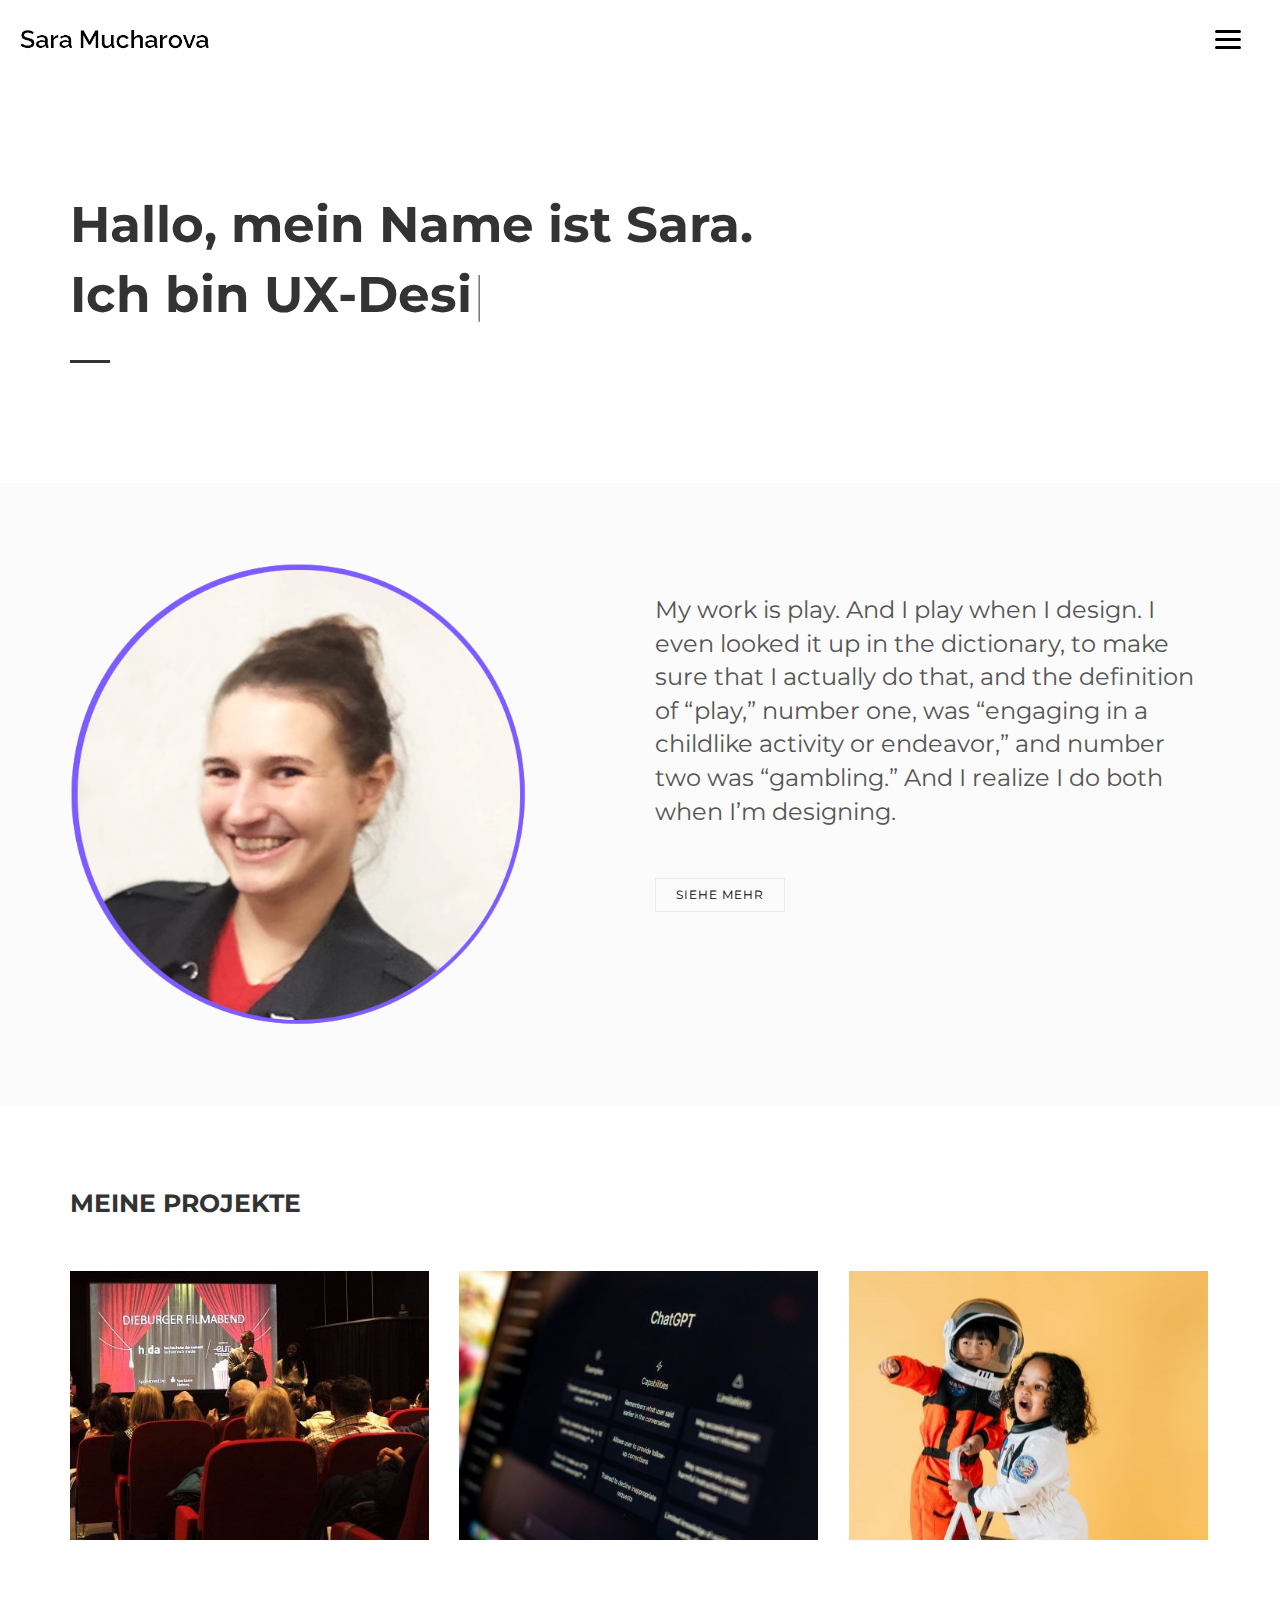
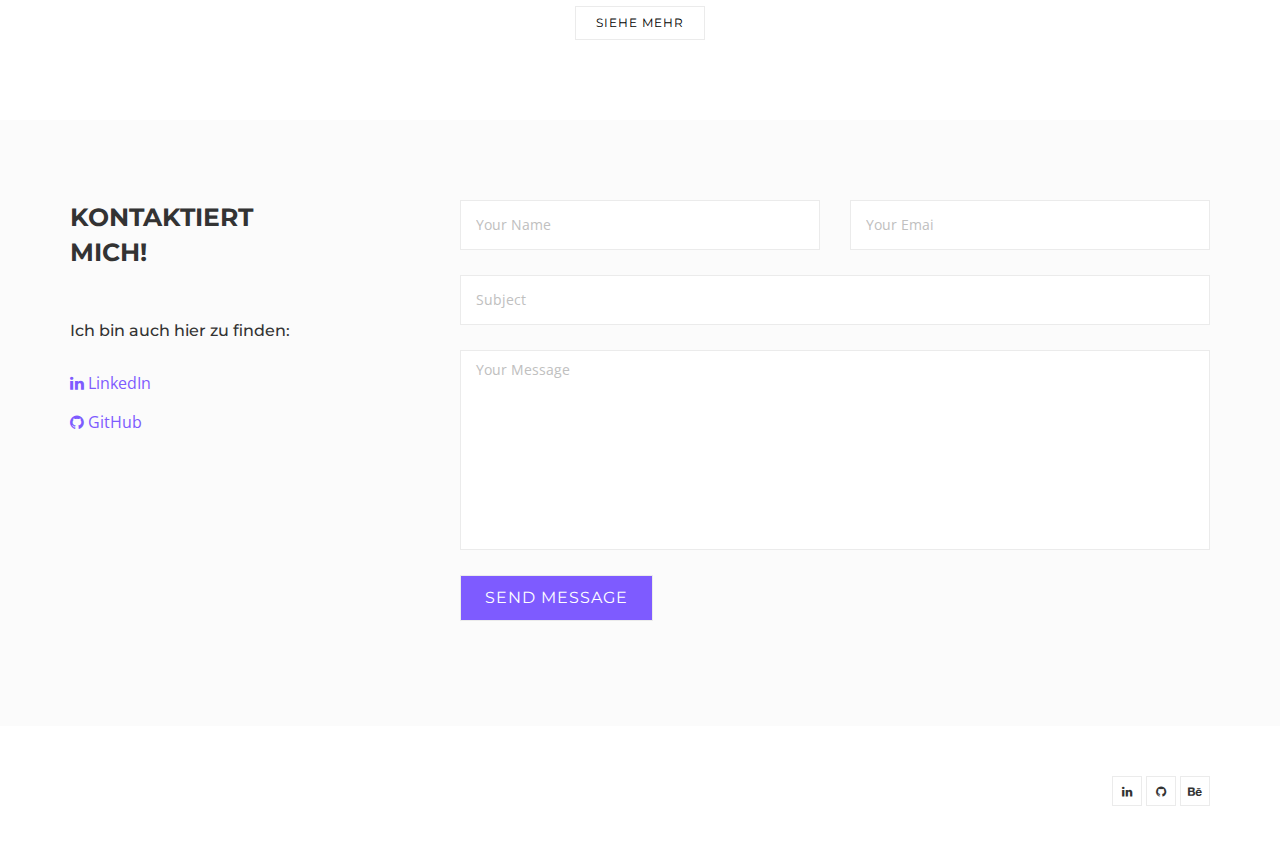
<file: index.html>
<!DOCTYPE html>
<html>
	<head>
		<title>Home</title>
		<meta charset="utf-8">
		<meta name="viewport" content="width=device-width, initial-scale=1.0, maximum-scale=1.0, user-scalable=no">
		<meta name="format-detection" content="telephone=no">
		<meta name="apple-mobile-web-app-capable" content="yes">
		<!-- Fonts-->
		<link rel="stylesheet" type="text/css" href="assets/fonts/fontawesome/font-awesome.min.css">
		<link rel="stylesheet" type="text/css" href="assets/fonts/pe-icon/pe-icon.css">
		<!-- Vendors-->
		<link rel="stylesheet" type="text/css" href="assets/vendors/bootstrap/grid.css">
		<link rel="stylesheet" type="text/css" href="assets/vendors/magnific-popup/magnific-popup.min.css">
		<link rel="stylesheet" type="text/css" href="assets/vendors/swiper/swiper.css">
		<!-- App & fonts-->
		<link rel="stylesheet" type="text/css" href="https://fonts.googleapis.com/css?family=Montserrat:300,400,500,600,700|Open+Sans:400,700">
		<link rel="stylesheet" type="text/css" id="app-stylesheet" href="assets/css/main.css"><!--[if lt IE 9]>
			<script src="https://oss.maxcdn.com/libs/html5shiv/3.7.0/html5shiv.js"></script>
		<![endif]-->
	</head>
	
	<body>
		<div class="page-wrap" id="root">
			
			<!-- header -->
			<header class="header header--fixed">
				<div class="header__inner">
					<div class="header__logo"><a href="index.html"><img src="assets/img/logo.png" alt="" style="width: 190px;"/></a></div>
					<div class="navbar-toggle" id="fs-button">
						<div class="navbar-icon"><span></span></div>
					</div>
				</div>
				
				<!-- fullscreenmenu__module -->
				<div class="fullscreenmenu__module" trigger="#fs-button">
					
					<!-- overlay-menu -->
					<nav class="overlay-menu">
						
						<!--  -->
						<ul class="wil-menu-list">
							<li class="current-menu-item"><a href="index.html">Home</a>
							</li>
							<li><a href="about.html">Über mich</a>
							</li>
							<li><a href="portfolio.html">Portfolio</a>
							</li>
<!-- 							<li><a href="blog.html">Blog</a>
 -->							</li>
							<li><a href="#contact">Kontakt</a>
							</li>
						</ul><!--  -->
						
					</nav><!-- End / overlay-menu -->
					
				</div><!-- End / fullscreenmenu__module -->
				
			</header><!-- End / header -->

						<!-- Content-->
						<div class="wil-content">

							<!-- Section -->
					  	<section class="awe-section">
							<div class="container">
								
								<!-- page-title -->
								<div class="page-title">
									<h2 class="page-title__title">Hallo, mein Name ist Sara.<br>Ich 
										
										<!-- typing__module -->
										<div class="typing__module">
											<div class="typed-strings"><span>bin UX-Designerin</span><span>studiere Interaktionsdesign</span><span>bin ein Bücherwurm</span>
											</div><span class="typed"></span>
										</div><!-- End / typing__module -->
										
									</h2>
									<p class="page-title__text"></p>
									<div class="page-title__divider"></div>
								</div><!-- End / page-title -->
								
							</div>
							</section>
							<!-- End / Section -->
							
							<!-- Section -->
							<!-- <section class="awe-section bg-gray">
								<div class="container">
									<div class="row">
										<div class="col-md-6 col-lg-5 ">
											<h2 class="about__title">Über mich</h2>
										<p class="about__subtitle">Meine Stärken sind UX-Design und Projektmanagement</p>

										<blockquote cite="https://de.scribd.com/document/172329404/Paula-Scher-interview-2006">
											Design is the art of planning, and it is the art of making things possible.
										</blockquote>
										<div class="awe-text-left mt-50">
											<a class="md-btn md-btn--outline-primary" href="about.html">siehe mehr
											</a>
										</div>
									</div>
									<div class="col-md-6 col-lg-6 col-xs-offset-0 col-sm-offset-0 col-md-offset-0 col-lg-offset-1 ">
				
									
									<div class="col-md-6 col-lg-5 "><img src="assets/img/portrait-frontpage.png" alt="">
									</div>
									
								</div>
							</section> -->
							<!-- End / Section -->

							<!-- Section -->
				<section class="awe-section bg-gray">
					<div class="container">
						<div class="row">
							<div class="col-md-6 col-lg-5 "><img src="assets/img/portrait-frontpage.png" alt="">
							</div>
							<div class="col-md-6 col-lg-6 col-xs-offset-0 col-sm-offset-0 col-md-offset-0 col-lg-offset-1 ">
								
								<!--  -->
								<div class="mt-30">
<!-- 									<h2 class="about__title">Über mich</h2>
 -->									<blockquote cite="https://de.scribd.com/document/172329404/Paula-Scher-interview-2006">
										My work is play. And I play when I design. I even looked it up in the dictionary, to make sure that I actually do that, and the definition of “play,” number one, was “engaging in a childlike activity or endeavor,” and number two was “gambling.” And I realize I do both when I’m designing.									</blockquote>
								<!-- <p>- Paula Scher </p> -->
								<div class="awe-text-left mt-50">
									<a class="md-btn md-btn--outline-primary" href="about.html">Siehe mehr
									</a>
								</div>

								</div><!-- End /  -->
								
							</div>
						</div>
					</div>
				</section>
				<!-- End / Section -->
							
							<!-- Section -->
							<section class="awe-section">
								<div class="container">
									<div class="row">
										<div class="col-lg-6 ">
											
											<!-- title -->
											<div class="title">
												<h2 class="title__title">Meine Projekte</h2>
											</div><!-- End / title -->
											
										</div>
									</div>
									<div class="grid-css grid-css--masonry" data-col-lg="3" data-col-md="2" data-col-sm="2" data-col-xs="1" data-gap="30">
										<div class="grid__inner">
											<div class="grid-sizer"></div>
											<div class="grid-item">
												<div class="grid-item__inner">
													<div class="grid-item__content-wrapper">
														
														<!-- work -->
														<div class="work"><a href="dieburgerfilmabend.html">
																
																<!-- hoverbox ef-slide-bottom -->
																<div class="hoverbox ef-move-left light">
																	
																	<!-- hb_front -->
																	<div class="hb_front"><img src="assets/img/preview/dieburger_filmabend.JPG" alt=""/>
																	</div><!-- End / hb_front -->
																	
																	
																	<!-- hb_back -->
																	<div class="hb_back">
																		<h2 class="work__title">Dieburger Filmabend</h2><span class="work__text">Siehe Details</span>
																	</div><!-- End / hb_back -->
																	
																</div><!-- End / hoverbox ef-slide-bottom -->
																</a>
														</div><!-- End / work -->
														
													</div>
												</div>
											</div>
											<div class="grid-item">
												<div class="grid-item__inner">
													<div class="grid-item__content-wrapper">
														
														<!-- work -->
														<div class="work"><a href="textshield.html">
																
																<!-- hoverbox ef-move-top -->
																<div class="hoverbox ef-zoom-in light">
																	
																	<!-- hb_front -->
																	<div class="hb_front"><img src="assets/img/preview/textshield.jpg" alt=""/>
																	</div><!-- End / hb_front -->
																	
																	
																	<!-- hb_back -->
																	<div class="hb_back">
																		<h2 class="work__title">Text Shield</h2><span class="work__text">Siehe Details</span>
																	</div><!-- End / hb_back -->
																	
																</div><!-- End / hoverbox ef-move-top -->
																</a>
														</div><!-- End / work -->
														
													</div>
												</div>
											</div>
											<div class="grid-item">
												<div class="grid-item__inner">
													<div class="grid-item__content-wrapper">
														
														<!-- work -->
														<div class="work"><a href="explorationmars.html">
																
																<!-- hoverbox ef-slide-right -->
																<div class="hoverbox ef-move-right light">
																	
																	<!-- hb_front -->
																	<div class="hb_front"><img src="assets/img/preview/exploration-mars-preview.jpg" alt=""/>
																	</div><!-- End / hb_front -->
																	
																	
																	<!-- hb_back -->
																	<div class="hb_back">
																		<h2 class="work__title">Exploration Mars</h2><span class="work__text">Siehe Details</span>
																	</div><!-- End / hb_back -->
																	
																</div><!-- End / hoverbox ef-slide-right -->
																</a>
														</div><!-- End / work -->
														
													</div>
												</div>
											</div>
											<div class="grid-item">
												<div class="grid-item__inner">
													<div class="grid-item__content-wrapper">
										
													</div>
												</div>
											</div>
										</div>
									</div>
									<div class="awe-text-center mt-50">
										<a class="md-btn md-btn--outline-primary" href="portfolio.html">siehe mehr
										</a>
									</div>
								</div>
							</section>
							<!-- End / Section -->
				
							<!-- Section Contact -->
							<section class="awe-section bg-gray">
								<div class="container" id="contact">
									<div class="row">
										<div class="col-md-4 col-lg-3 ">
	
											<!-- title -->
											<div class="title">
												<h2 class="title__title">Kontaktiert mich!</h2>
											</div><!-- End / title -->

											<p class="about__subtitle">Ich bin auch hier zu finden:</p>
											<p><a target="_blank" href="https://www.linkedin.com/in/sara-mucharova-93591531a/"><i class="social-icon__icon fa fa-linkedin"></i> LinkedIn</a></p>
											<p><a target="_blank" href="https://github.com/saramu2022"><i class="social-icon__icon fa fa-github"></i> GitHub</a></p>

										</div>
										<div class="col-md-7 col-lg-8 col-xs-offset-0 col-sm-offset-0 col-md-offset-0 col-lg-offset-1 ">
											<div class="form-wrapper">
											
												<!-- form-item -->
												<div class="form-item form-item--half">
													<input class="form-control" type="text" name="input" placeholder="Your name"/>
												</div><!-- End / form-item -->
												
												
												<!-- form-item -->
												<div class="form-item form-item--half">
													<input class="form-control" type="text" name="input" placeholder="Your emai"/>
												</div><!-- End / form-item -->
												
												
												<!-- form-item -->
												<div class="form-item">
													<input class="form-control" type="text" name="input" placeholder="Subject"/>
												</div><!-- End / form-item -->
												
												
												<!-- form-item -->
												<div class="form-item">
													<textarea class="form-control" placeholder="Your message" style="min-height:200px;"></textarea>
												</div><!-- End / form-item -->
												
												
												<!-- form-item -->
												<div class="form-item">
													<a class="md-btn md-btn--primary md-btn--lg " href="#">Send message
													</a>
													
											</div><!-- End / form-item -->
										</div>
									</div>
								</div>
							</section>
							<!-- End / Section -->		
					
			<!-- footer -->
			<div class="footer">
				<div class="container">
					<div class="row">
						<div class="col-md-6 col-lg-6 ">
							<p class="footer__coppy"></p>
						</div>
						<div class="col-md-6 col-lg-6 ">
							<div class="footer__social">
								
								<!-- social-icon -->
								<a class="social-icon" target="_blank" href="https://www.linkedin.com/in/sara-mucharova-93591531a/"><i class="social-icon__icon fa fa-linkedin"></i>
								</a><!-- End / social-icon -->
							
								<!-- social-icon -->
								<a class="social-icon" target="_blank" href="https://github.com/saramu2022"><i class="social-icon__icon fa fa-github"></i>
								</a><!-- End / social-icon -->
								
								<!-- social-icon -->
								<a class="social-icon" target="_blank" href="#"><i class="social-icon__icon fa fa-behance"></i>
								</a><!-- End / social-icon -->

							</div>
						</div>
					</div>
				</div>
			</div><!-- End / footer -->
			
		</div>
		<!-- Vendors-->
		<script type="text/javascript" src="assets/vendors/jquery/jquery.min.js"></script>
		<script type="text/javascript" src="assets/vendors/imagesloaded/imagesloaded.pkgd.js"></script>
		<script type="text/javascript" src="assets/vendors/isotope-layout/isotope.pkgd.js"></script>
		<script type="text/javascript" src="assets/vendors/jquery-one-page/jquery.nav.min.js"></script>
		<script type="text/javascript" src="assets/vendors/jquery.easing/jquery.easing.min.js"></script>
		<script type="text/javascript" src="assets/vendors/jquery.matchHeight/jquery.matchHeight.min.js"></script>
		<script type="text/javascript" src="assets/vendors/magnific-popup/jquery.magnific-popup.min.js"></script>
		<script type="text/javascript" src="assets/vendors/masonry-layout/masonry.pkgd.js"></script>
		<script type="text/javascript" src="assets/vendors/jquery.waypoints/jquery.waypoints.min.js"></script>
		<script type="text/javascript" src="assets/vendors/swiper/swiper.jquery.js"></script>
		<script type="text/javascript" src="assets/vendors/menu/menu.js"></script>
		<script type="text/javascript" src="assets/vendors/typed/typed.min.js"></script>
		<!-- App-->
		<script type="text/javascript" src="assets/js/main.js"></script>
	</body>
</html>
</file>
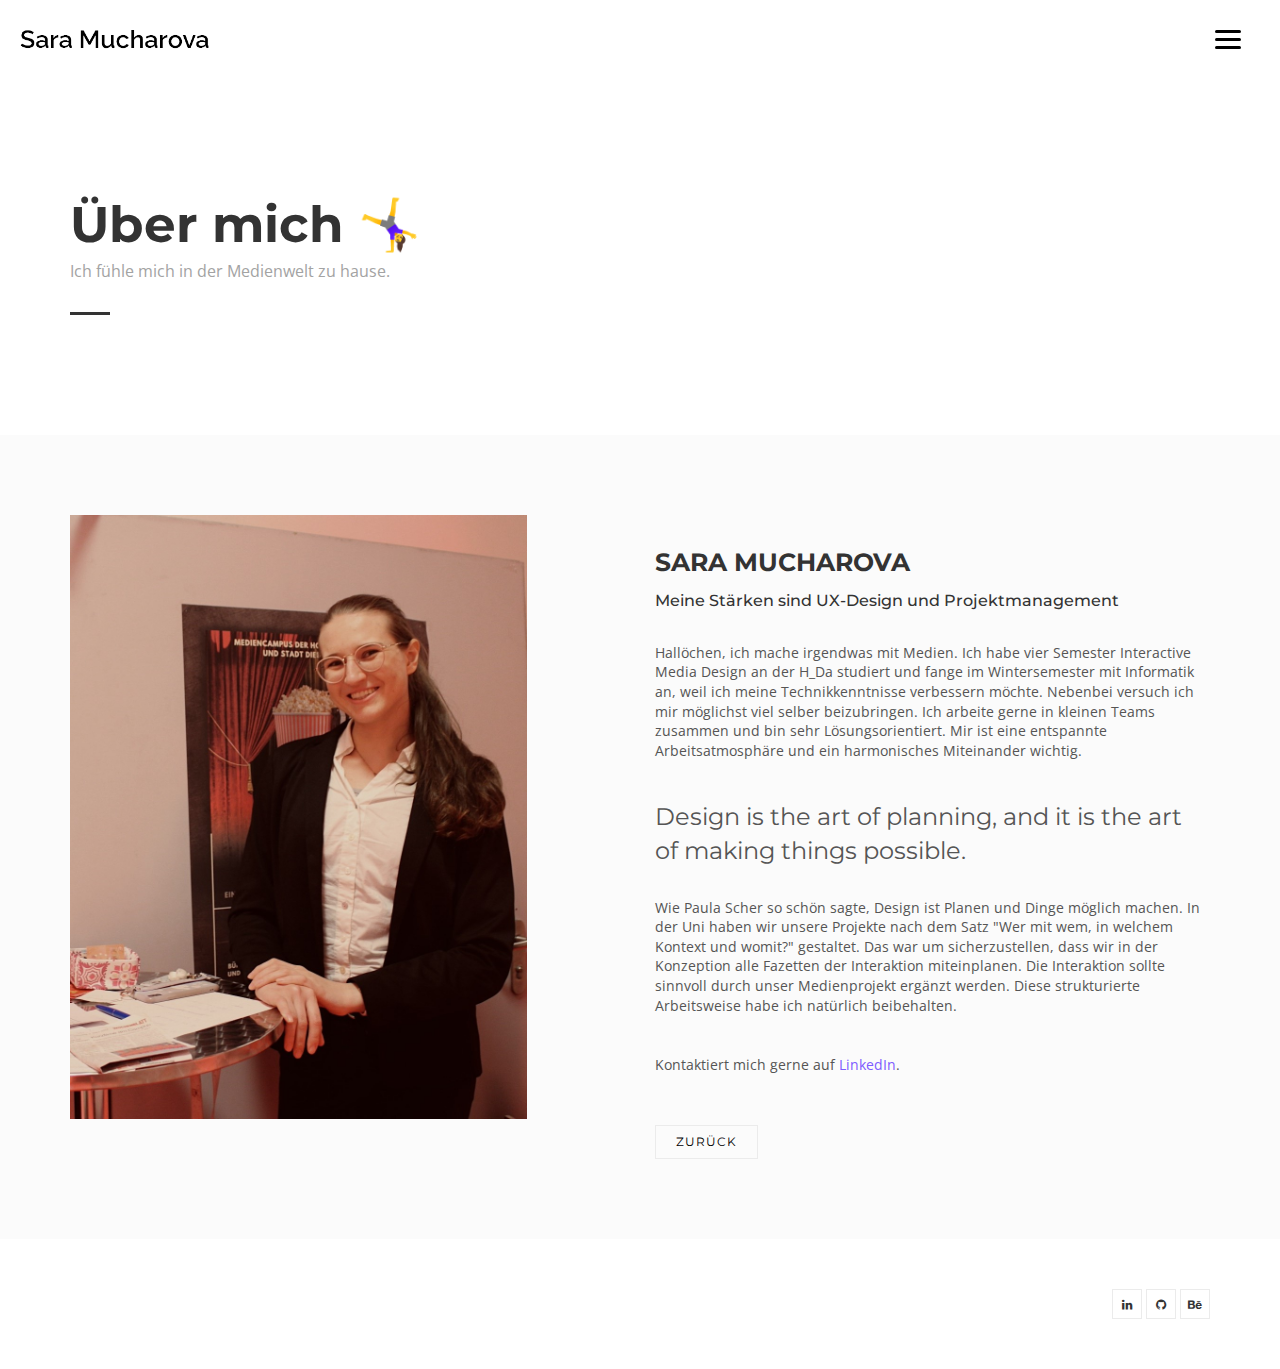
<file: about.html>
<!DOCTYPE html>
<html>
	<head>
		<title>About</title>
		<meta charset="utf-8">
		<meta name="viewport" content="width=device-width, initial-scale=1.0, maximum-scale=1.0, user-scalable=no">
		<meta name="format-detection" content="telephone=no">
		<meta name="apple-mobile-web-app-capable" content="yes">
		<!-- Fonts-->
		<link rel="stylesheet" type="text/css" href="assets/fonts/fontawesome/font-awesome.min.css">
		<link rel="stylesheet" type="text/css" href="assets/fonts/pe-icon/pe-icon.css">
		<!-- Vendors-->
		<link rel="stylesheet" type="text/css" href="assets/vendors/bootstrap/grid.css">
		<link rel="stylesheet" type="text/css" href="assets/vendors/magnific-popup/magnific-popup.min.css">
		<link rel="stylesheet" type="text/css" href="assets/vendors/swiper/swiper.css">
		<!-- App & fonts-->
		<link rel="stylesheet" type="text/css" href="https://fonts.googleapis.com/css?family=Montserrat:300,400,500,600,700|Open+Sans:400,700">
		<link rel="stylesheet" type="text/css" id="app-stylesheet" href="assets/css/main.css"><!--[if lt IE 9]>
			<script src="https://oss.maxcdn.com/libs/html5shiv/3.7.0/html5shiv.js"></script>
		<![endif]-->
	</head>
	
	<body>
		<div class="page-wrap" id="root">
			
			<!-- header -->
			<header class="header header--fixed">
				<div class="header__inner">
					<div class="header__logo"><a href="index.html"><img src="assets/img/logo.png" alt="" style="width: 190px;"/></a></div>
					<div class="navbar-toggle" id="fs-button">
						<div class="navbar-icon"><span></span></div>
					</div>
				</div>
				
				<!-- fullscreenmenu__module -->
				<div class="fullscreenmenu__module" trigger="#fs-button">
					
					<!-- overlay-menu -->
					<nav class="overlay-menu">
						
						<!--  -->
						<ul class="wil-menu-list">
							<li><a href="index.html">Home</a>
							</li>
							<li class="current-menu-item"><a href="about.html">Über mich</a>
							</li>
							<!-- <li><a href="work.html">Work</a>
							</li> -->
							<!-- <li><a href="blog.html">Blog</a>
							</li> -->
							<li><a href="contact.html">Kontakt</a>
							</li>
						</ul><!--  -->
						
					</nav><!-- End / overlay-menu -->
					
				</div><!-- End / fullscreenmenu__module -->
				
			</header><!-- End / header -->
			
			<!-- Content-->
			<div class="wil-content">
				
				<!-- Section -->
				<section class="awe-section">
					<div class="container">
						
						<!-- page-title -->
						<div class="page-title pb-40">
							<h2 class="page-title__title">Über mich 🤸‍♀️</h2>
							<p class="page-title__text">Ich fühle mich in der Medienwelt zu hause.</p>
							<div class="page-title__divider"></div>
						</div><!-- End / page-title -->
						
					</div>
				</section>
				<!-- End / Section -->
				
				
				<!-- Section -->
				<section class="awe-section bg-gray">
					<div class="container">
						<div class="row">
							<div class="col-md-6 col-lg-5 "><img src="assets/img/portrait.JPG" alt="">
							</div>
							<div class="col-md-6 col-lg-6 col-xs-offset-0 col-sm-offset-0 col-md-offset-0 col-lg-offset-1 ">
								
								<!--  -->
								<div class="mt-30">
									<h2 class="about__title">Sara Mucharova</h2>
									<p class="about__subtitle">Meine Stärken sind UX-Design und Projektmanagement</p>
									<p class="about__text">Hallöchen, ich mache irgendwas mit Medien. Ich habe vier Semester Interactive Media Design an der H_Da studiert und fange im Wintersemester mit Informatik an, weil ich meine Technikkenntnisse verbessern möchte. Nebenbei versuch ich mir möglichst viel selber beizubringen. Ich arbeite gerne in kleinen Teams zusammen und bin sehr Lösungsorientiert. Mir ist eine entspannte Arbeitsatmosphäre und ein harmonisches Miteinander wichtig.</p>

									<blockquote cite="https://de.scribd.com/document/172329404/Paula-Scher-interview-2006">
										Design is the art of planning, and it is the art of making things possible.
									</blockquote>

									<p class="about__text">Wie Paula Scher so schön sagte, Design ist Planen und Dinge möglich machen. In der Uni haben wir unsere Projekte nach dem Satz "Wer mit wem, in welchem Kontext und womit?" gestaltet. Das war um sicherzustellen, dass wir in der Konzeption alle Fazetten der Interaktion miteinplanen. Die Interaktion sollte sinnvoll durch unser Medienprojekt ergänzt werden. Diese strukturierte Arbeitsweise habe ich natürlich beibehalten.</p> 

									<p class="about__text">Kontaktiert mich gerne auf <a target="_blank" href="https://www.linkedin.com/in/sara-mucharova-93591531a/">LinkedIn</a>.</p>
									
									<!-- <!-- progress - ->
									<div class="progress">
										<h5 class="progress__title">design</h5>
										<div class="progress__wrap">
											<div class="progress__bar" data-progress-percent="33" data-timing="ease" data-duration="1000" data-delay="500"></div><span class="progress__number">39%</span>
										</div>
									</div><!-- End / progress --> 
									
									
									<!-- <!-- progress - ->
									<div class="progress">
										<h5 class="progress__title">photography</h5>
										<div class="progress__wrap">
											<div class="progress__bar" data-progress-percent="59" data-timing="ease" data-duration="1000" data-delay="500"></div><span class="progress__number">47%</span>
										</div>
									</div><!-- End / progress
									
									
									<!-- progress - ->
									<div class="progress">
										<h5 class="progress__title">web development</h5>
										<div class="progress__wrap">
											<div class="progress__bar" data-progress-percent="53" data-timing="ease" data-duration="1000" data-delay="500"></div><span class="progress__number">59%</span>
										</div>
									</div><!-- End / progress -->
									
									
								<div class="awe-text-left mt-50">
									<a class="md-btn md-btn--outline-primary" href="#" onclick="history.go(-1)">Zurück</a>
								</div>

								</div><!-- End /  -->
								
							</div>
						</div>
					</div>
				</section>
				<!-- End / Section -->
				
			</div>
			<!-- End / Content-->
			
			<!-- footer -->
			<div class="footer">
				<div class="container">
					<div class="row">
						<div class="col-md-6 col-lg-6 ">
							<p class="footer__coppy"></p>
						</div>
						<div class="col-md-6 col-lg-6 ">
							<div class="footer__social">

								<!-- social-icon -->
								<a class="social-icon" target="_blank" href="https://www.linkedin.com/in/sara-mucharova-93591531a/"><i class="social-icon__icon fa fa-linkedin"></i>
								</a><!-- End / social-icon -->
							
								<!-- social-icon -->
								<a class="social-icon" target="_blank" href="https://github.com/saramu2022"><i class="social-icon__icon fa fa-github"></i>
								</a><!-- End / social-icon -->
								
								<!-- social-icon -->
								<a class="social-icon" target="_blank" href="#"><i class="social-icon__icon fa fa-behance"></i>
								</a><!-- End / social-icon -->
								
							</div>
						</div>
					</div>
				</div>
			</div><!-- End / footer -->
			
		</div>
		<!-- Vendors-->
		<script type="text/javascript" src="assets/vendors/jquery/jquery.min.js"></script>
		<script type="text/javascript" src="assets/vendors/imagesloaded/imagesloaded.pkgd.js"></script>
		<script type="text/javascript" src="assets/vendors/isotope-layout/isotope.pkgd.js"></script>
		<script type="text/javascript" src="assets/vendors/jquery-one-page/jquery.nav.min.js"></script>
		<script type="text/javascript" src="assets/vendors/jquery.easing/jquery.easing.min.js"></script>
		<script type="text/javascript" src="assets/vendors/jquery.matchHeight/jquery.matchHeight.min.js"></script>
		<script type="text/javascript" src="assets/vendors/magnific-popup/jquery.magnific-popup.min.js"></script>
		<script type="text/javascript" src="assets/vendors/masonry-layout/masonry.pkgd.js"></script>
		<script type="text/javascript" src="assets/vendors/jquery.waypoints/jquery.waypoints.min.js"></script>
		<script type="text/javascript" src="assets/vendors/swiper/swiper.jquery.js"></script>
		<script type="text/javascript" src="assets/vendors/menu/menu.js"></script>
		<script type="text/javascript" src="assets/vendors/typed/typed.min.js"></script>
		<!-- App-->
		<script type="text/javascript" src="assets/js/main.js"></script>
	</body>
</html>
</file>
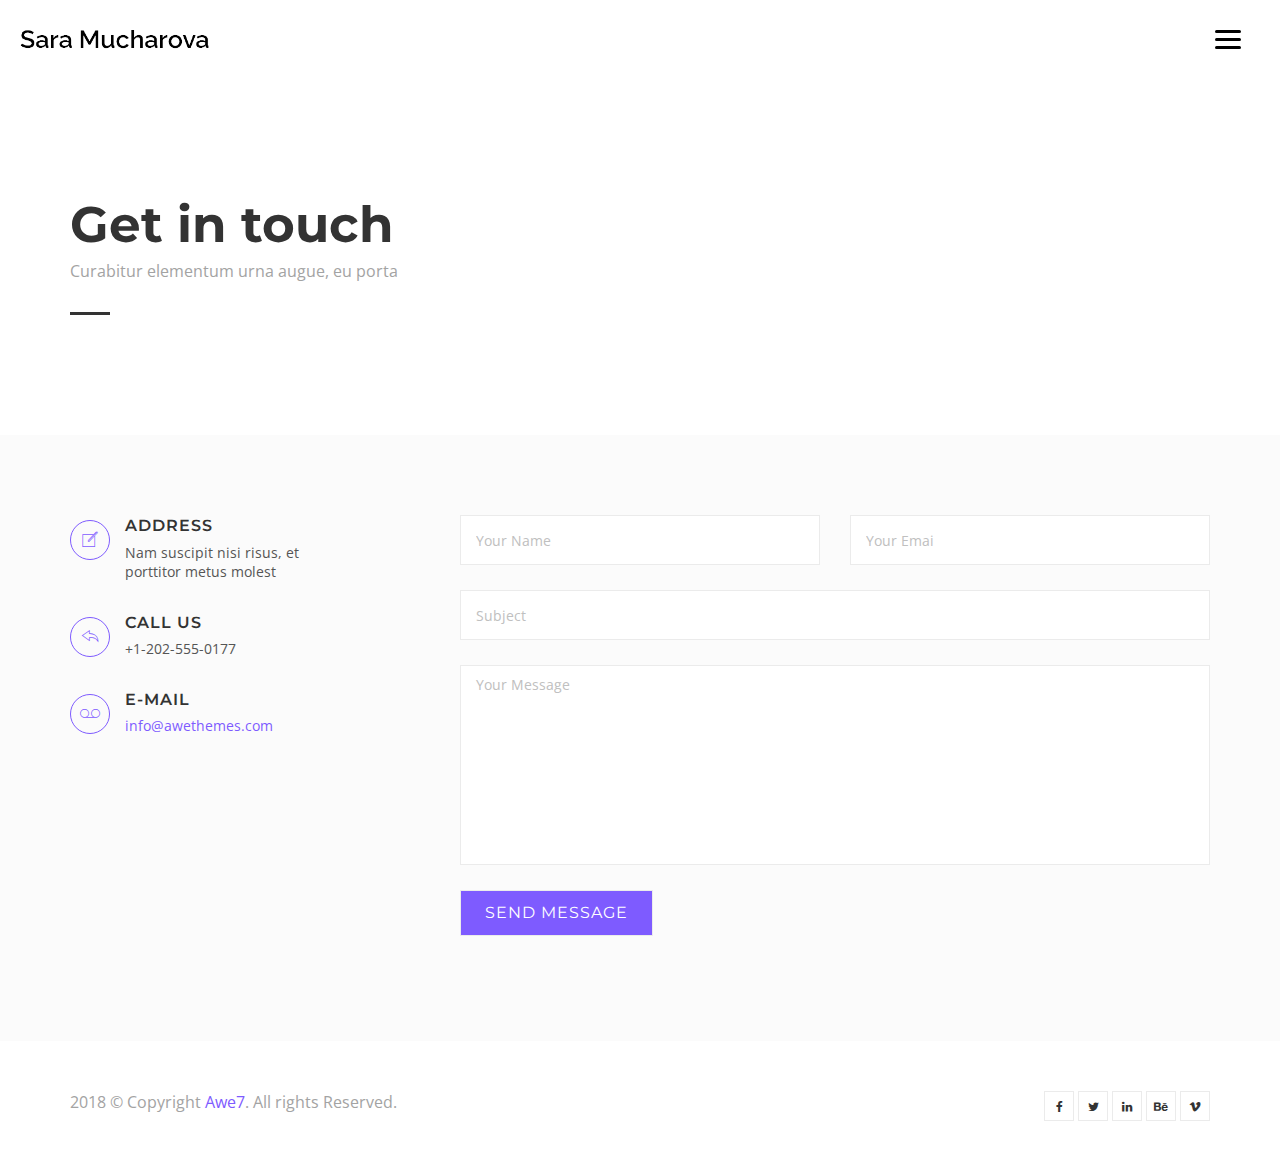
<file: contact.html>
<!DOCTYPE html>
<html>
	<head>
		<title>Contact</title>
		<meta charset="utf-8">
		<meta name="viewport" content="width=device-width, initial-scale=1.0, maximum-scale=1.0, user-scalable=no">
		<meta name="format-detection" content="telephone=no">
		<meta name="apple-mobile-web-app-capable" content="yes">
		<!-- Fonts-->
		<link rel="stylesheet" type="text/css" href="assets/fonts/fontawesome/font-awesome.min.css">
		<link rel="stylesheet" type="text/css" href="assets/fonts/pe-icon/pe-icon.css">
		<!-- Vendors-->
		<link rel="stylesheet" type="text/css" href="assets/vendors/bootstrap/grid.css">
		<link rel="stylesheet" type="text/css" href="assets/vendors/magnific-popup/magnific-popup.min.css">
		<link rel="stylesheet" type="text/css" href="assets/vendors/swiper/swiper.css">
		<!-- App & fonts-->
		<link rel="stylesheet" type="text/css" href="https://fonts.googleapis.com/css?family=Montserrat:300,400,500,600,700|Open+Sans:400,700">
		<link rel="stylesheet" type="text/css" id="app-stylesheet" href="assets/css/main.css"><!--[if lt IE 9]>
			<script src="https://oss.maxcdn.com/libs/html5shiv/3.7.0/html5shiv.js"></script>
		<![endif]-->
	</head>
	
	<body>
		<div class="page-wrap" id="root">
			
			<!-- header -->
			<header class="header header--fixed">
				<div class="header__inner">
					<div class="header__logo"><a href="index.html"><img src="assets/img/logo.png" alt="" style="width: 190px;"/></a></div>
					<div class="navbar-toggle" id="fs-button">
						<div class="navbar-icon"><span></span></div>
					</div>
				</div>
				
				<!-- fullscreenmenu__module -->
				<div class="fullscreenmenu__module" trigger="#fs-button">
					
					<!-- overlay-menu -->
					<nav class="overlay-menu">
						
						<!--  -->
						<ul class="wil-menu-list">
							<li><a href="index.html">Home</a>
							</li>
							<li><a href="about.html">About</a>
							</li>
							<li><a href="work.html">Work</a>
							</li>
							<li><a href="blog.html">Blog</a>
							</li>
							<li class="current-menu-item"><a href="contact.html">Contact</a>
							</li>
						</ul><!--  -->
						
					</nav><!-- End / overlay-menu -->
					
				</div><!-- End / fullscreenmenu__module -->
				
			</header><!-- End / header -->
			
			<!-- Content-->
			<div class="wil-content">
				
				<!-- Section -->
				<section class="awe-section">
					<div class="container">
						
						<!-- page-title -->
						<div class="page-title pb-40">
							<h2 class="page-title__title">Get in touch</h2>
							<p class="page-title__text">Curabitur elementum urna augue, eu porta</p>
							<div class="page-title__divider"></div>
						</div><!-- End / page-title -->
						
					</div>
				</section>
				<!-- End / Section -->
				
				
				<!-- Section -->
				<section class="awe-section bg-gray">
					<div class="container">
						<div class="row">
							<div class="col-md-4 col-lg-3 ">
								
								<!-- contact -->
								<div class="contact">
									<div class="contact__icon"><i class="pe-7s-note"></i></div>
									<h3 class="contact__title">address</h3>
									<div class="contact__text">Nam suscipit nisi risus, et porttitor metus molest</div>
								</div><!-- End / contact -->
								
								
								<!-- contact -->
								<div class="contact">
									<div class="contact__icon"><i class="pe-7s-back"></i></div>
									<h3 class="contact__title">call us</h3>
									<div class="contact__text">+1-202-555-0177</div>
								</div><!-- End / contact -->
								
								
								<!-- contact -->
								<div class="contact">
									<div class="contact__icon"><i class="pe-7s-voicemail"></i></div>
									<h3 class="contact__title">e-mail</h3>
									<div class="contact__text"><a href="#">info@awethemes.com</a></div>
								</div><!-- End / contact -->
								
							</div>
							<div class="col-md-7 col-lg-8 col-xs-offset-0 col-sm-offset-0 col-md-offset-0 col-lg-offset-1 ">
								<div class="form-wrapper">
									
									<!-- form-item -->
									<div class="form-item form-item--half">
										<input class="form-control" type="text" name="input" placeholder="Your name"/>
									</div><!-- End / form-item -->
									
									
									<!-- form-item -->
									<div class="form-item form-item--half">
										<input class="form-control" type="text" name="input" placeholder="Your emai"/>
									</div><!-- End / form-item -->
									
									
									<!-- form-item -->
									<div class="form-item">
										<input class="form-control" type="text" name="input" placeholder="Subject"/>
									</div><!-- End / form-item -->
									
									
									<!-- form-item -->
									<div class="form-item">
										<textarea class="form-control" placeholder="Your message" style="min-height:200px;"></textarea>
									</div><!-- End / form-item -->
									
									
									<!-- form-item -->
									<div class="form-item">
										<a class="md-btn md-btn--primary md-btn--lg " href="#">Send message
										</a>
									</div><!-- End / form-item -->
									
								</div>
							</div>
						</div>
					</div>
				</section>
				<!-- End / Section -->
				
			</div>
			<!-- End / Content-->
			
			<!-- footer -->
			<div class="footer">
				<div class="container">
					<div class="row">
						<div class="col-md-6 col-lg-6 ">
							<p class="footer__coppy">2018 &copy; Copyright <a href="http://awe7.com/">Awe7</a>. All rights Reserved.</p>
						</div>
						<div class="col-md-6 col-lg-6 ">
							<div class="footer__social">
								
								<!-- social-icon -->
								<a class="social-icon" href="#"><i class="social-icon__icon fa fa-facebook"></i>
								</a><!-- End / social-icon -->
								
								
								<!-- social-icon -->
								<a class="social-icon" href="#"><i class="social-icon__icon fa fa-twitter"></i>
								</a><!-- End / social-icon -->
								
								
								<!-- social-icon -->
								<a class="social-icon" href="#"><i class="social-icon__icon fa fa-linkedin"></i>
								</a><!-- End / social-icon -->
								
								
								<!-- social-icon -->
								<a class="social-icon" href="#"><i class="social-icon__icon fa fa-behance"></i>
								</a><!-- End / social-icon -->
								
								
								<!-- social-icon -->
								<a class="social-icon" href="#"><i class="social-icon__icon fa fa-vimeo"></i>
								</a><!-- End / social-icon -->
								
							</div>
						</div>
					</div>
				</div>
			</div><!-- End / footer -->
			
		</div>
		<!-- Vendors-->
		<script type="text/javascript" src="assets/vendors/jquery/jquery.min.js"></script>
		<script type="text/javascript" src="assets/vendors/imagesloaded/imagesloaded.pkgd.js"></script>
		<script type="text/javascript" src="assets/vendors/isotope-layout/isotope.pkgd.js"></script>
		<script type="text/javascript" src="assets/vendors/jquery-one-page/jquery.nav.min.js"></script>
		<script type="text/javascript" src="assets/vendors/jquery.easing/jquery.easing.min.js"></script>
		<script type="text/javascript" src="assets/vendors/jquery.matchHeight/jquery.matchHeight.min.js"></script>
		<script type="text/javascript" src="assets/vendors/magnific-popup/jquery.magnific-popup.min.js"></script>
		<script type="text/javascript" src="assets/vendors/masonry-layout/masonry.pkgd.js"></script>
		<script type="text/javascript" src="assets/vendors/jquery.waypoints/jquery.waypoints.min.js"></script>
		<script type="text/javascript" src="assets/vendors/swiper/swiper.jquery.js"></script>
		<script type="text/javascript" src="assets/vendors/menu/menu.js"></script>
		<script type="text/javascript" src="assets/vendors/typed/typed.min.js"></script>
		<!-- App-->
		<script type="text/javascript" src="assets/js/main.js"></script>
	</body>
</html>
</file>
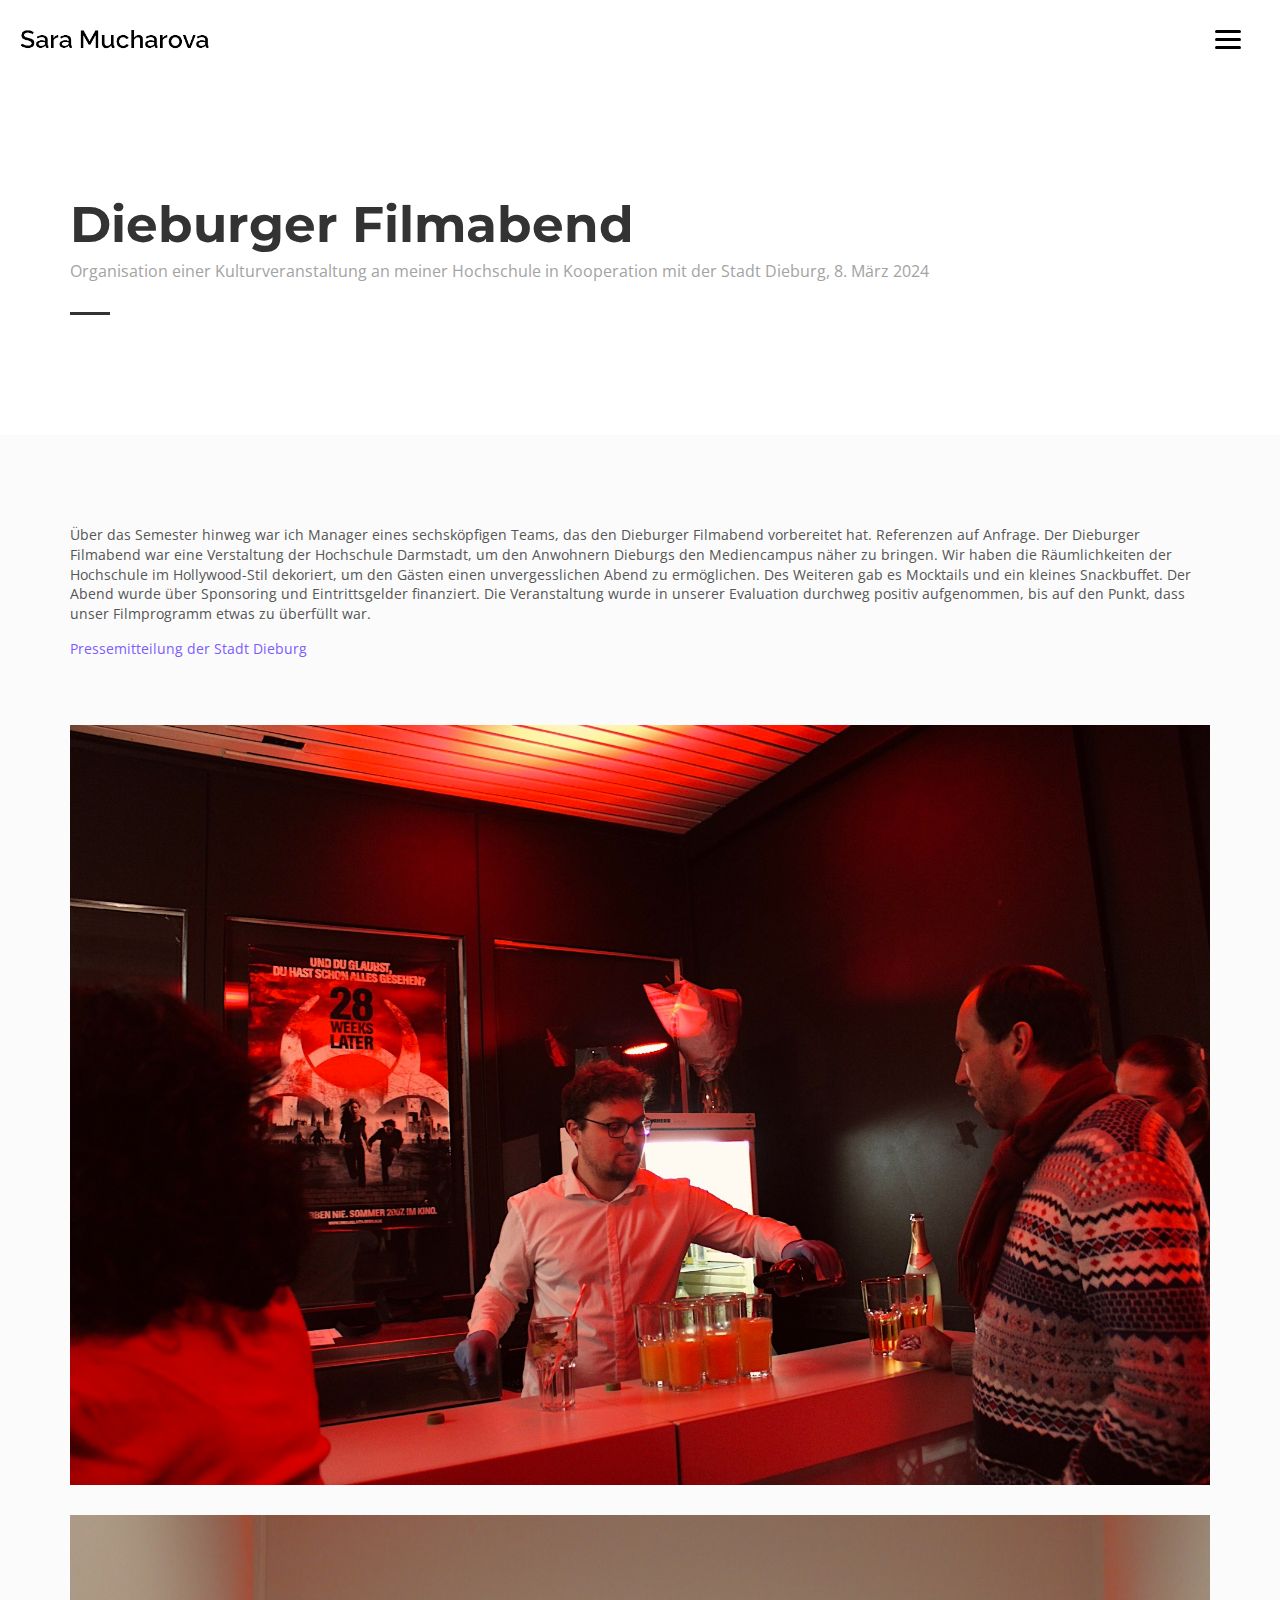
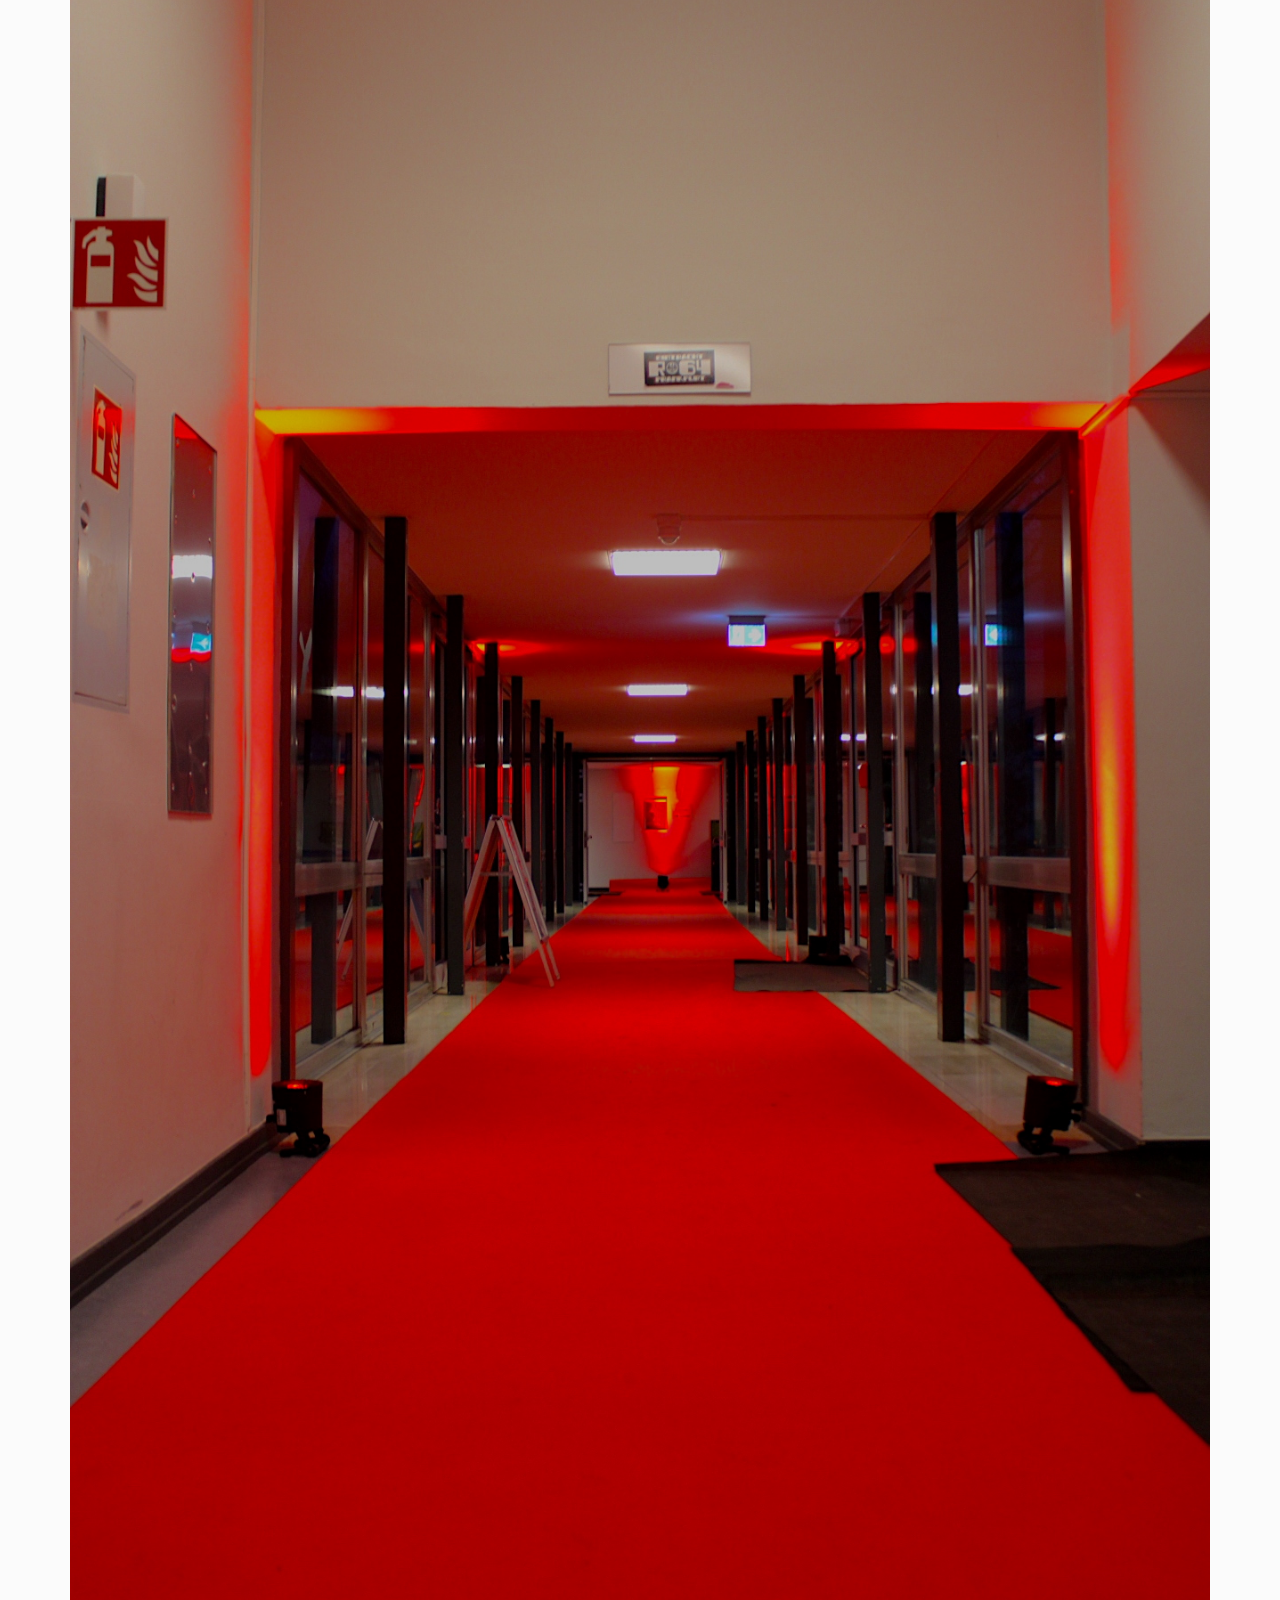
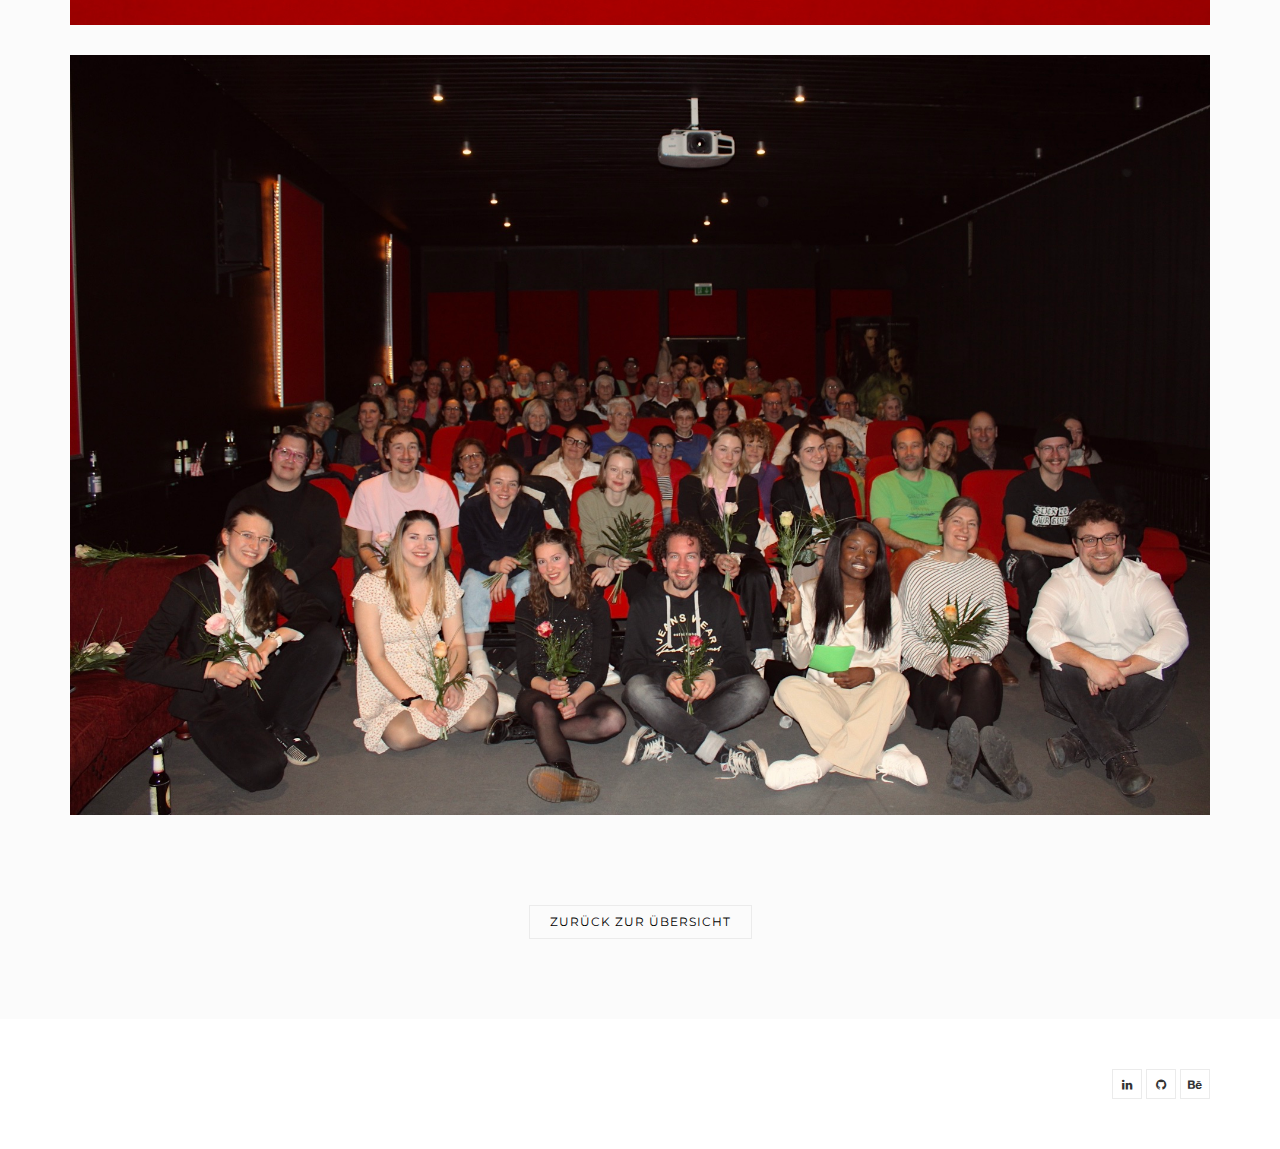
<file: dieburgerfilmabend.html>
<!DOCTYPE html>
<html>
	<head>
		<title>Dieburger Filmabend</title>
		<meta charset="utf-8">
		<meta name="viewport" content="width=device-width, initial-scale=1.0, maximum-scale=1.0, user-scalable=no">
		<meta name="format-detection" content="telephone=no">
		<meta name="apple-mobile-web-app-capable" content="yes">
		<!-- Fonts-->
		<link rel="stylesheet" type="text/css" href="assets/fonts/fontawesome/font-awesome.min.css">
		<link rel="stylesheet" type="text/css" href="assets/fonts/pe-icon/pe-icon.css">
		<!-- Vendors-->
		<link rel="stylesheet" type="text/css" href="assets/vendors/bootstrap/grid.css">
		<link rel="stylesheet" type="text/css" href="assets/vendors/magnific-popup/magnific-popup.min.css">
		<link rel="stylesheet" type="text/css" href="assets/vendors/swiper/swiper.css">
		<!-- App & fonts-->
		<link rel="stylesheet" type="text/css" href="https://fonts.googleapis.com/css?family=Montserrat:300,400,500,600,700|Open+Sans:400,700">
		<link rel="stylesheet" type="text/css" id="app-stylesheet" href="assets/css/main.css"><!--[if lt IE 9]>
			<script src="https://oss.maxcdn.com/libs/html5shiv/3.7.0/html5shiv.js"></script>
		<![endif]-->
	</head>
	
	<body>
		<div class="page-wrap" id="root">
			
			<!-- header -->
			<header class="header header--fixed">
				<div class="header__inner">
					<div class="header__logo"><a href="index.html"><img src="assets/img/logo.png" alt="" style="width: 190px;"/></a></div>
					<div class="navbar-toggle" id="fs-button">
						<div class="navbar-icon"><span></span></div>
					</div>
				</div>
				
				<!-- fullscreenmenu__module -->
				<div class="fullscreenmenu__module" trigger="#fs-button">
					
					<!-- overlay-menu -->
					<nav class="overlay-menu">
						
						<!--  -->
						<ul class="wil-menu-list">
							<li><a href="index.html">Home</a>
							</li>
							<li><a href="about.html">About</a>
							</li>
							<li><a href="work.html">Work</a>
							</li>
							<li><a href="contact.html">Contact</a>
							</li>
						</ul><!--  -->
						
					</nav><!-- End / overlay-menu -->
					
				</div><!-- End / fullscreenmenu__module -->
				
			</header><!-- End / header -->
			
			<!-- Content-->
			<div class="wil-content">
				
				<!-- Section -->
				<section class="awe-section">
					<div class="container">
						
						<!-- page-title -->
						<div class="page-title pb-40">
							<h2 class="page-title__title">Dieburger Filmabend</h2>
							<p class="page-title__text">Organisation einer Kulturveranstaltung an meiner Hochschule in Kooperation mit der Stadt Dieburg, 8. März 2024</p>
							<div class="page-title__divider"></div>
						</div><!-- End / page-title -->
						
					</div>
				</section>
				<!-- End / Section -->
				
				
				<!-- Section -->
				<section class="awe-section bg-gray">
					<div class="container">
						
						<!--  -->
						<div>
							<div class="work-detail__entry">
								<p>Über das Semester hinweg war ich Manager eines sechsköpfigen Teams, das den Dieburger Filmabend vorbereitet hat. Referenzen auf Anfrage. Der Dieburger Filmabend war eine Verstaltung der Hochschule Darmstadt, um den Anwohnern Dieburgs den Mediencampus näher zu bringen. Wir haben die Räumlichkeiten der Hochschule im Hollywood-Stil dekoriert, um den Gästen einen unvergesslichen Abend zu ermöglichen. Des Weiteren gab es Mocktails und ein kleines Snackbuffet. Der Abend wurde über Sponsoring und Eintrittsgelder finanziert. Die Veranstaltung wurde in unserer Evaluation durchweg positiv aufgenommen, bis auf den Punkt, dass unser Filmprogramm etwas zu überfüllt war.</p>
								<p><a target="_blank" href="https://www.dieburg.de/rathaus-politik/mitteilungen-der-stadt/pressemitteilungen/pressearchiv/pressearchiv-2024/campuskino-03-2024/">Pressemitteilung der Stadt Dieburg</a></p>
								<br>
								<div class="work-img"><img src="assets/img/works/IMG_4952.JPG" alt=""></div>
								<div class="work-img"><img src="assets/img/works/IMG_4960.JPG" alt=""></div>
								<!--<div class="work-img"><img src="assets/img/works/IMG_4966.JPG" alt=""></div>-->								
								<div class="work-img"><img src="assets/img/works/IMG_5076.JPG" alt=""></div>
							</div>
						
						<div class="awe-text-center mt-50">
							<a class="md-btn md-btn--outline-primary " href="portfolio.html">Zurück zur Übersicht
							</a>
						</div>
					</div>
				</section>
				<!-- End / Section -->
				
			</div>
			<!-- End / Content-->
			
			<!-- footer -->
			<div class="footer">
				<div class="container">
					<div class="row">
						<div class="col-md-6 col-lg-6 ">
							<p class="footer__coppy"></p>
						</div>
						<div class="col-md-6 col-lg-6 ">
							<div class="footer__social">
								
								
								<!-- social-icon -->
								<a class="social-icon" target="_blank" href="https://www.linkedin.com/in/sara-mucharova-93591531a/"><i class="social-icon__icon fa fa-linkedin"></i>
								</a><!-- End / social-icon -->
							
								<!-- social-icon -->
								<a class="social-icon" target="_blank" href="https://github.com/saramu2022"><i class="social-icon__icon fa fa-github"></i>
								</a><!-- End / social-icon -->
								
								<!-- social-icon -->
								<a class="social-icon" target="_blank" href="#"><i class="social-icon__icon fa fa-behance"></i>
								</a><!-- End / social-icon -->
								
							</div>
						</div>
					</div>
				</div>
			</div><!-- End / footer -->
			
		</div>
		<!-- Vendors-->
		<script type="text/javascript" src="assets/vendors/jquery/jquery.min.js"></script>
		<script type="text/javascript" src="assets/vendors/imagesloaded/imagesloaded.pkgd.js"></script>
		<script type="text/javascript" src="assets/vendors/isotope-layout/isotope.pkgd.js"></script>
		<script type="text/javascript" src="assets/vendors/jquery-one-page/jquery.nav.min.js"></script>
		<script type="text/javascript" src="assets/vendors/jquery.easing/jquery.easing.min.js"></script>
		<script type="text/javascript" src="assets/vendors/jquery.matchHeight/jquery.matchHeight.min.js"></script>
		<script type="text/javascript" src="assets/vendors/magnific-popup/jquery.magnific-popup.min.js"></script>
		<script type="text/javascript" src="assets/vendors/masonry-layout/masonry.pkgd.js"></script>
		<script type="text/javascript" src="assets/vendors/jquery.waypoints/jquery.waypoints.min.js"></script>
		<script type="text/javascript" src="assets/vendors/swiper/swiper.jquery.js"></script>
		<script type="text/javascript" src="assets/vendors/menu/menu.js"></script>
		<script type="text/javascript" src="assets/vendors/typed/typed.min.js"></script>
		<!-- App-->
		<script type="text/javascript" src="assets/js/main.js"></script>
	</body>
</html>
</file>
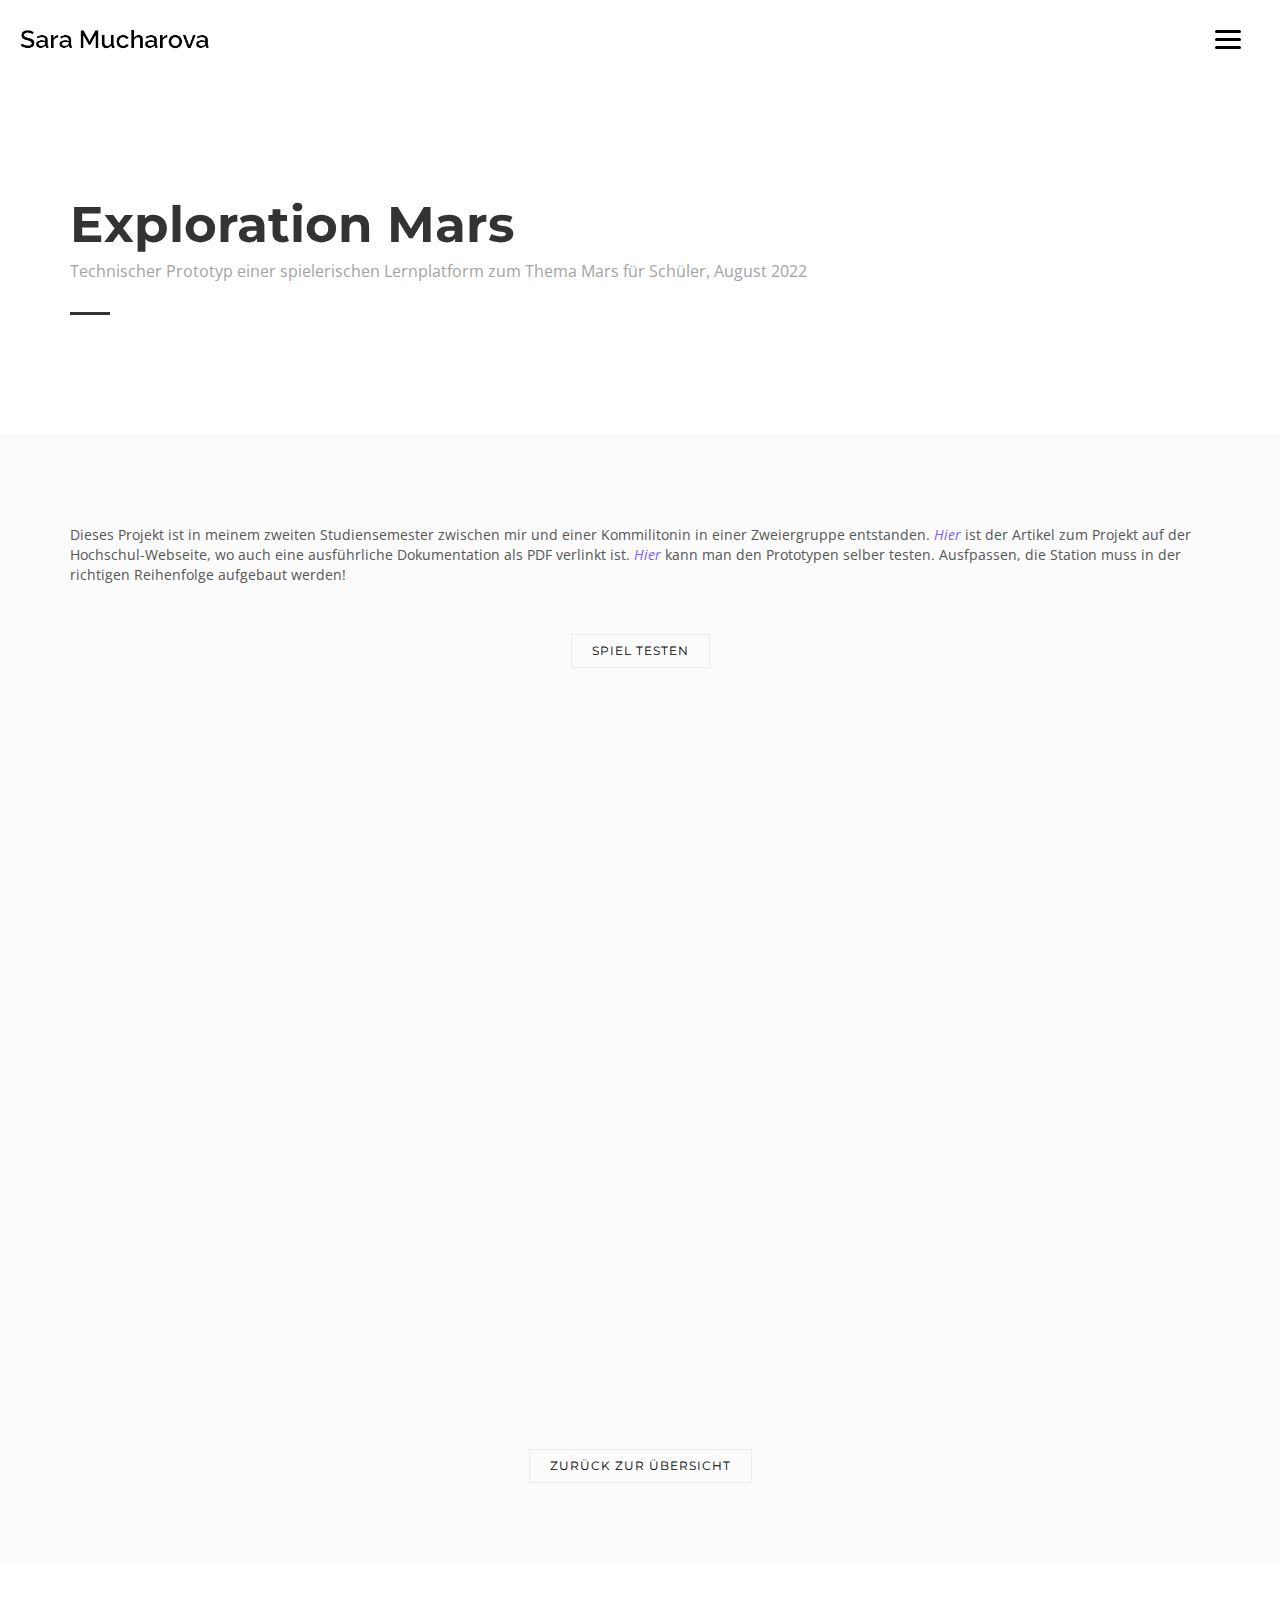
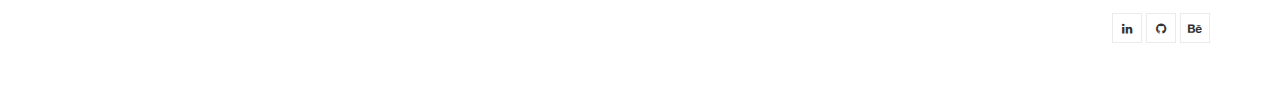
<file: explorationmars.html>
<!DOCTYPE html>
<html>
	<head>
		<title>Exploration Mars</title>
		<meta charset="utf-8">
		<meta name="viewport" content="width=device-width, initial-scale=1.0, maximum-scale=1.0, user-scalable=no">
		<meta name="format-detection" content="telephone=no">
		<meta name="apple-mobile-web-app-capable" content="yes">
		<!-- Fonts-->
		<link rel="stylesheet" type="text/css" href="assets/fonts/fontawesome/font-awesome.min.css">
		<link rel="stylesheet" type="text/css" href="assets/fonts/pe-icon/pe-icon.css">
		<!-- Vendors-->
		<link rel="stylesheet" type="text/css" href="assets/vendors/bootstrap/grid.css">
		<link rel="stylesheet" type="text/css" href="assets/vendors/magnific-popup/magnific-popup.min.css">
		<link rel="stylesheet" type="text/css" href="assets/vendors/swiper/swiper.css">
		<!-- App & fonts-->
		<link rel="stylesheet" type="text/css" href="https://fonts.googleapis.com/css?family=Montserrat:300,400,500,600,700|Open+Sans:400,700">
		<link rel="stylesheet" type="text/css" id="app-stylesheet" href="assets/css/main.css"><!--[if lt IE 9]>
			<script src="https://oss.maxcdn.com/libs/html5shiv/3.7.0/html5shiv.js"></script>
		<![endif]-->
	</head>
	
	<body>
		<div class="page-wrap" id="root">
			
			<!-- header -->
			<header class="header header--fixed">
				<div class="header__inner">
					<div class="header__logo"><a href="index.html"><img src="assets/img/logo.png" alt="" style="width: 190px;"/></a></div>
					<div class="navbar-toggle" id="fs-button">
						<div class="navbar-icon"><span></span></div>
					</div>
				</div>
				
				<!-- fullscreenmenu__module -->
				<div class="fullscreenmenu__module" trigger="#fs-button">
					
					<!-- overlay-menu -->
					<nav class="overlay-menu">
						
						<!--  -->
						<ul class="wil-menu-list">
							<li><a href="index.html">Home</a>
							</li>
							<li><a href="about.html">About</a>
							</li>
							<li><a href="work.html">Work</a>
							</li>
							<li><a href="contact.html">Contact</a>
							</li>
						</ul><!--  -->
						
					</nav><!-- End / overlay-menu -->
					
				</div><!-- End / fullscreenmenu__module -->
				
			</header><!-- End / header -->
			
			<!-- Content-->
			<div class="wil-content">
				
				<!-- Section -->
				<section class="awe-section">
					<div class="container">
						
						<!-- page-title -->
						<div class="page-title pb-40">
							<h2 class="page-title__title">Exploration Mars</h2>
							<p class="page-title__text">Technischer Prototyp einer spielerischen Lernplatform zum Thema Mars für Schüler, August 2022</p>
							<div class="page-title__divider"></div>
						</div><!-- End / page-title -->
						
					</div>
				</section>
				<!-- End / Section -->
				
				
				<!-- Section -->
				<section class="awe-section bg-gray">
					<div class="container">
						
						<!--  -->
						<div>
							<div class="work-detail__entry">
								<p>Dieses Projekt ist in meinem zweiten Studiensemester zwischen mir und einer Kommilitonin in einer Zweiergruppe entstanden. <a target="_blank" href="https://imd.mediencampus.h-da.de/projekt/exploration-mars/"><i>Hier</i></a> ist der Artikel zum Projekt auf der Hochschul-Webseite, wo auch eine ausführliche Dokumentation als PDF verlinkt ist. <a target="_blank" href="https://imd-cc2-2022-ss.h-da.io/team-4/p2-exploration-mars/"><i>Hier</i></a> kann man den Prototypen selber testen. Ausfpassen, die Station muss in der richtigen Reihenfolge aufgebaut werden!</p>
								
								<div class="awe-text-center mt-50 mb-30">
									<a class="md-btn md-btn--outline-primary" target="_blank" href="https://imd-cc2-2022-ss.h-da.io/team-4/p2-exploration-mars/">Spiel testen
									</a>
								</div>

								<!-- <div class="awe-text-center mt-50">
									<a class="md-btn md-btn--outline-primary" target="_blank" href="https://imd-cc2-2022-ss.h-da.io/team-4/p2-exploration-mars/">Dokumentation
									</a>
								</div> -->

								<br>
								<div style="padding:56.25% 0 0 0;position:relative;"><iframe src="https://www.youtube-nocookie.com/embed/s37NYvYGix0?si=yiRwkLprllZtjZbf" style="position:absolute;top:0;left:0;width:100%;height:100%;" frameborder="0" allow="autoplay; fullscreen; picture-in-picture" allowfullscreen></iframe></div>
								<!-- <div class="work-img"><img src="assets/img/works/01.jpg" alt=""></div> -->
							</div>
						
						<div class="awe-text-center mt-50">
							<a class="md-btn md-btn--outline-primary " href="portfolio.html">Zurück zur Übersicht
							</a>
						</div>
					</div>
				</section>
				<!-- End / Section -->
				
			</div>
			<!-- End / Content-->
			
			<!-- footer -->
			<div class="footer">
				<div class="container">
					<div class="row">
						<div class="col-md-6 col-lg-6 ">
							<p class="footer__coppy"></p>
						</div>
						<div class="col-md-6 col-lg-6 ">
							<div class="footer__social">
								
								
								<!-- social-icon -->
								<a class="social-icon" target="_blank" href="https://www.linkedin.com/in/sara-mucharova-93591531a/"><i class="social-icon__icon fa fa-linkedin"></i>
								</a><!-- End / social-icon -->
							
								<!-- social-icon -->
								<a class="social-icon" target="_blank" href="https://github.com/saramu2022"><i class="social-icon__icon fa fa-github"></i>
								</a><!-- End / social-icon -->
								
								<!-- social-icon -->
								<a class="social-icon" target="_blank" href="#"><i class="social-icon__icon fa fa-behance"></i>
								</a><!-- End / social-icon -->
								
							</div>
						</div>
					</div>
				</div>
			</div><!-- End / footer -->
			
		</div>
		<!-- Vendors-->
		<script type="text/javascript" src="assets/vendors/jquery/jquery.min.js"></script>
		<script type="text/javascript" src="assets/vendors/imagesloaded/imagesloaded.pkgd.js"></script>
		<script type="text/javascript" src="assets/vendors/isotope-layout/isotope.pkgd.js"></script>
		<script type="text/javascript" src="assets/vendors/jquery-one-page/jquery.nav.min.js"></script>
		<script type="text/javascript" src="assets/vendors/jquery.easing/jquery.easing.min.js"></script>
		<script type="text/javascript" src="assets/vendors/jquery.matchHeight/jquery.matchHeight.min.js"></script>
		<script type="text/javascript" src="assets/vendors/magnific-popup/jquery.magnific-popup.min.js"></script>
		<script type="text/javascript" src="assets/vendors/masonry-layout/masonry.pkgd.js"></script>
		<script type="text/javascript" src="assets/vendors/jquery.waypoints/jquery.waypoints.min.js"></script>
		<script type="text/javascript" src="assets/vendors/swiper/swiper.jquery.js"></script>
		<script type="text/javascript" src="assets/vendors/menu/menu.js"></script>
		<script type="text/javascript" src="assets/vendors/typed/typed.min.js"></script>
		<!-- App-->
		<script type="text/javascript" src="assets/js/main.js"></script>
	</body>
</html>
</file>
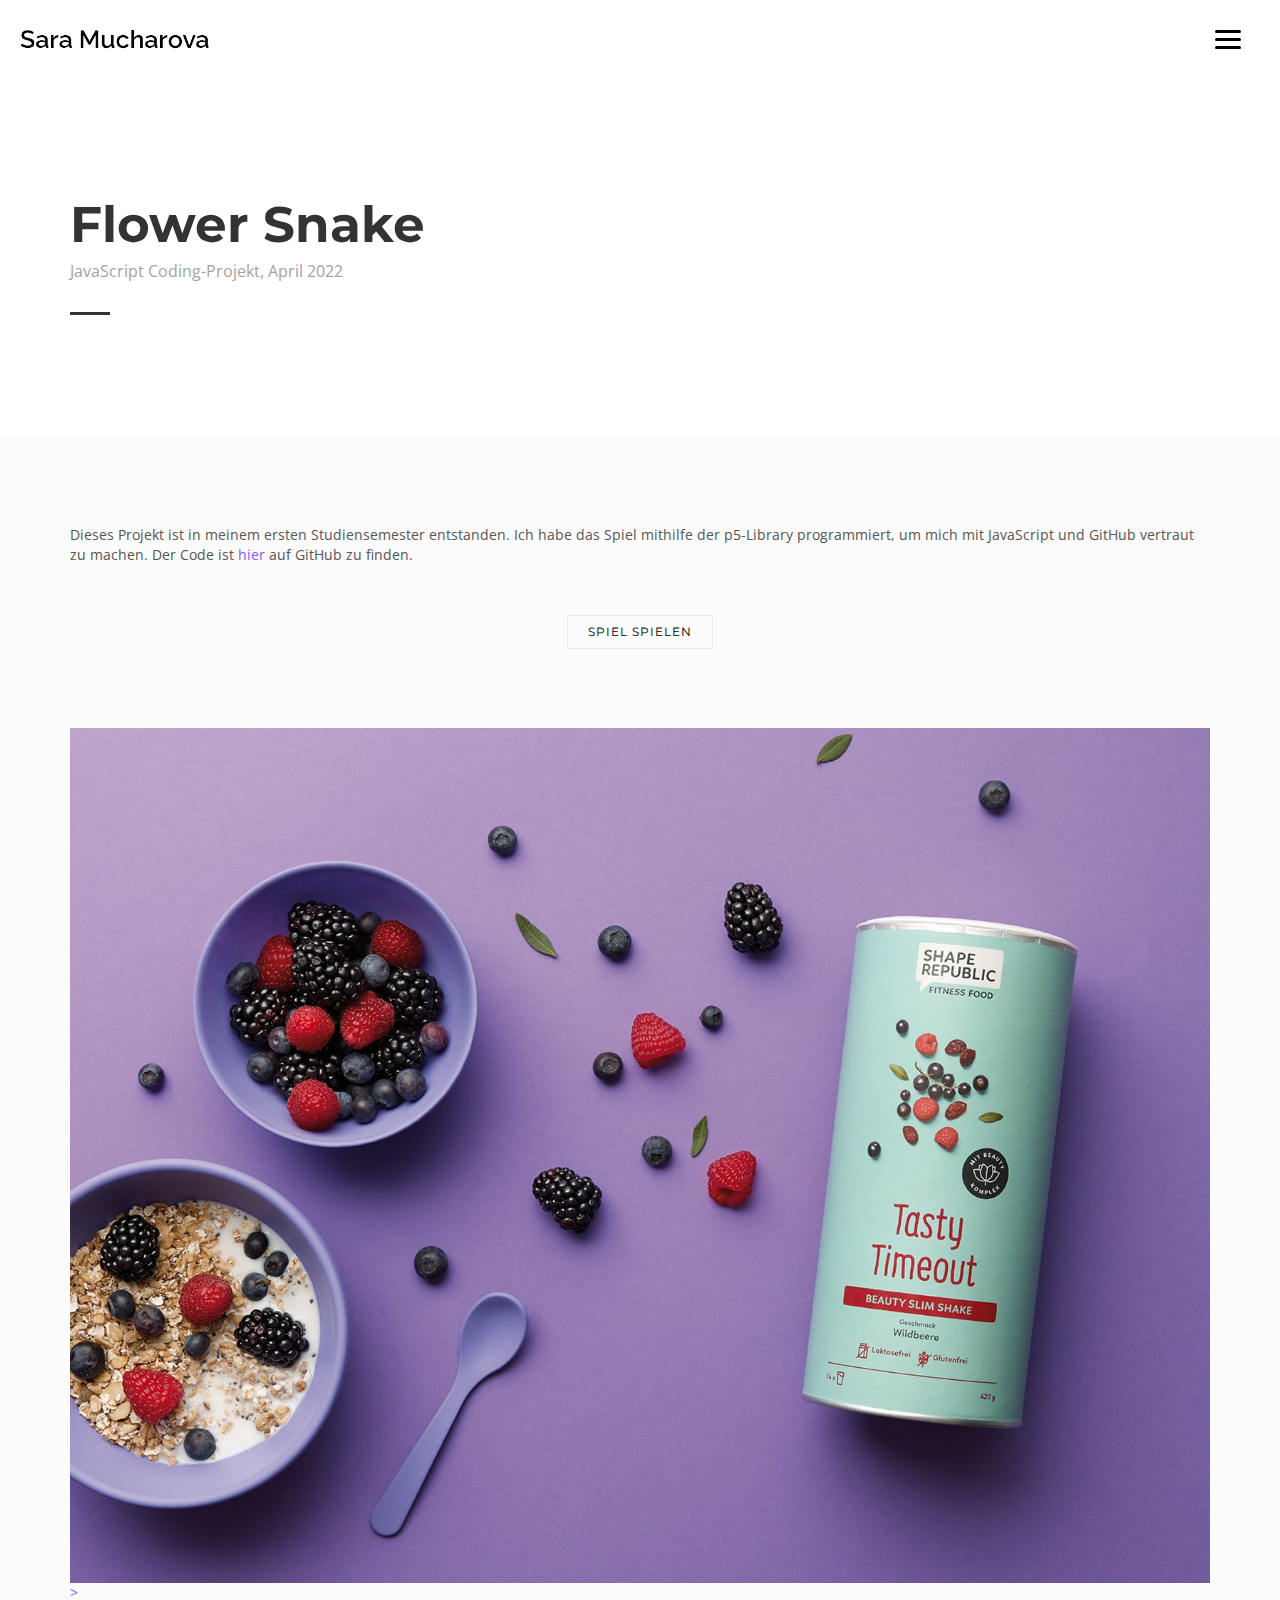
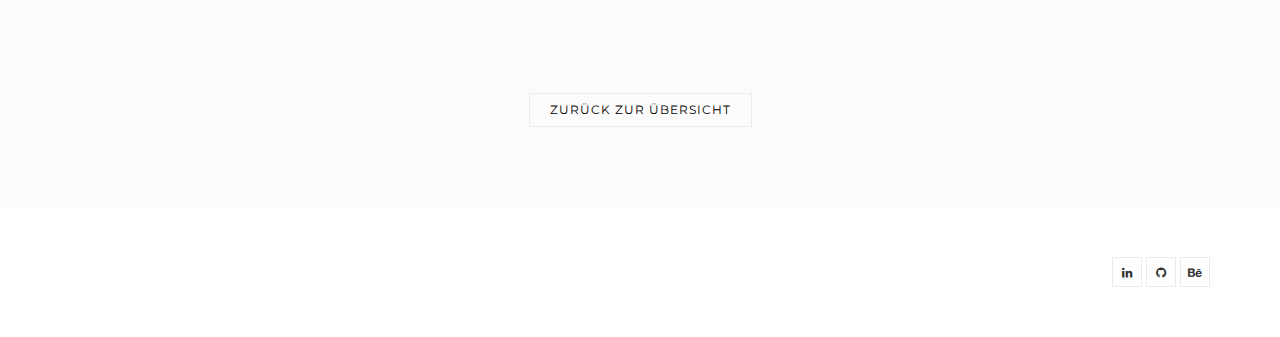
<file: flowersnake.html>
<!DOCTYPE html>
<html>
	<head>
		<title>Flower Snake</title>
		<meta charset="utf-8">
		<meta name="viewport" content="width=device-width, initial-scale=1.0, maximum-scale=1.0, user-scalable=no">
		<meta name="format-detection" content="telephone=no">
		<meta name="apple-mobile-web-app-capable" content="yes">
		<!-- Fonts-->
		<link rel="stylesheet" type="text/css" href="assets/fonts/fontawesome/font-awesome.min.css">
		<link rel="stylesheet" type="text/css" href="assets/fonts/pe-icon/pe-icon.css">
		<!-- Vendors-->
		<link rel="stylesheet" type="text/css" href="assets/vendors/bootstrap/grid.css">
		<link rel="stylesheet" type="text/css" href="assets/vendors/magnific-popup/magnific-popup.min.css">
		<link rel="stylesheet" type="text/css" href="assets/vendors/swiper/swiper.css">
		<!-- App & fonts-->
		<link rel="stylesheet" type="text/css" href="https://fonts.googleapis.com/css?family=Montserrat:300,400,500,600,700|Open+Sans:400,700">
		<link rel="stylesheet" type="text/css" id="app-stylesheet" href="assets/css/main.css"><!--[if lt IE 9]>
			<script src="https://oss.maxcdn.com/libs/html5shiv/3.7.0/html5shiv.js"></script>
		<![endif]-->
	</head>
	
	<body>
		<div class="page-wrap" id="root">
			
			<!-- header -->
			<header class="header header--fixed">
				<div class="header__inner">
					<div class="header__logo"><a href="index.html"><img src="assets/img/logo.png" alt="" style="width: 190px;"/></a></div>
					<div class="navbar-toggle" id="fs-button">
						<div class="navbar-icon"><span></span></div>
					</div>
				</div>
				
				<!-- fullscreenmenu__module -->
				<div class="fullscreenmenu__module" trigger="#fs-button">
					
					<!-- overlay-menu -->
					<nav class="overlay-menu">
						
						<!--  -->
						<ul class="wil-menu-list">
							<li><a href="index.html">Home</a>
							</li>
							<li><a href="about.html">About</a>
							</li>
							<li><a href="work.html">Work</a>
							</li>
							<li><a href="contact.html">Contact</a>
							</li>
						</ul><!--  -->
						
					</nav><!-- End / overlay-menu -->
					
				</div><!-- End / fullscreenmenu__module -->
				
			</header><!-- End / header -->
			
			<!-- Content-->
			<div class="wil-content">
				
				<!-- Section -->
				<section class="awe-section">
					<div class="container">
						
						<!-- page-title -->
						<div class="page-title pb-40">
							<h2 class="page-title__title">Flower Snake</h2>
							<p class="page-title__text">JavaScript Coding-Projekt, April 2022</p>
							<div class="page-title__divider"></div>
						</div><!-- End / page-title -->
						
					</div>
				</section>
				<!-- End / Section -->
				
				
				<!-- Section -->
				<section class="awe-section bg-gray">
					<div class="container">
						
						<!--  -->
						<div>
							<div class="work-detail__entry">
								<p>Dieses Projekt ist in meinem ersten Studiensemester entstanden. Ich habe das Spiel mithilfe der p5-Library programmiert, um mich mit JavaScript und GitHub vertraut zu machen. Der Code ist <a target="_blank" href="https://github.com/saramu2022/flower-snake">hier</a> auf GitHub zu finden.</p>
								
								<div class="awe-text-center mt-50 mb-30">
									<a class="md-btn md-btn--outline-primary" target="_blank" href="https://saramu2022.github.io/flower-snake/">Spiel spielen
									</a>
								</div>

								<br>
								<div class="work-img"><a href="https://saramu2022.github.io/flower-snake/"><img src="assets/img/works/01.jpg" alt=""</a>></div>
							</div>
						
						<div class="awe-text-center mt-50">
							<a class="md-btn md-btn--outline-primary " href="portfolio.html">Zurück zur Übersicht
							</a>
						</div>
					</div>
				</section>
				<!-- End / Section -->
				
			</div>
			<!-- End / Content-->
			
			<!-- footer -->
			<div class="footer">
				<div class="container">
					<div class="row">
						<div class="col-md-6 col-lg-6 ">
							<p class="footer__coppy"></p>
						</div>
						<div class="col-md-6 col-lg-6 ">
							<div class="footer__social">
								
								
								<!-- social-icon -->
								<a class="social-icon" target="_blank" href="https://www.linkedin.com/in/sara-mucharova-93591531a/"><i class="social-icon__icon fa fa-linkedin"></i>
								</a><!-- End / social-icon -->
							
								<!-- social-icon -->
								<a class="social-icon" target="_blank" href="https://github.com/saramu2022"><i class="social-icon__icon fa fa-github"></i>
								</a><!-- End / social-icon -->
								
								<!-- social-icon -->
								<a class="social-icon" target="_blank" href="#"><i class="social-icon__icon fa fa-behance"></i>
								</a><!-- End / social-icon -->
								
							</div>
						</div>
					</div>
				</div>
			</div><!-- End / footer -->
			
		</div>
		<!-- Vendors-->
		<script type="text/javascript" src="assets/vendors/jquery/jquery.min.js"></script>
		<script type="text/javascript" src="assets/vendors/imagesloaded/imagesloaded.pkgd.js"></script>
		<script type="text/javascript" src="assets/vendors/isotope-layout/isotope.pkgd.js"></script>
		<script type="text/javascript" src="assets/vendors/jquery-one-page/jquery.nav.min.js"></script>
		<script type="text/javascript" src="assets/vendors/jquery.easing/jquery.easing.min.js"></script>
		<script type="text/javascript" src="assets/vendors/jquery.matchHeight/jquery.matchHeight.min.js"></script>
		<script type="text/javascript" src="assets/vendors/magnific-popup/jquery.magnific-popup.min.js"></script>
		<script type="text/javascript" src="assets/vendors/masonry-layout/masonry.pkgd.js"></script>
		<script type="text/javascript" src="assets/vendors/jquery.waypoints/jquery.waypoints.min.js"></script>
		<script type="text/javascript" src="assets/vendors/swiper/swiper.jquery.js"></script>
		<script type="text/javascript" src="assets/vendors/menu/menu.js"></script>
		<script type="text/javascript" src="assets/vendors/typed/typed.min.js"></script>
		<!-- App-->
		<script type="text/javascript" src="assets/js/main.js"></script>
	</body>
</html>
</file>
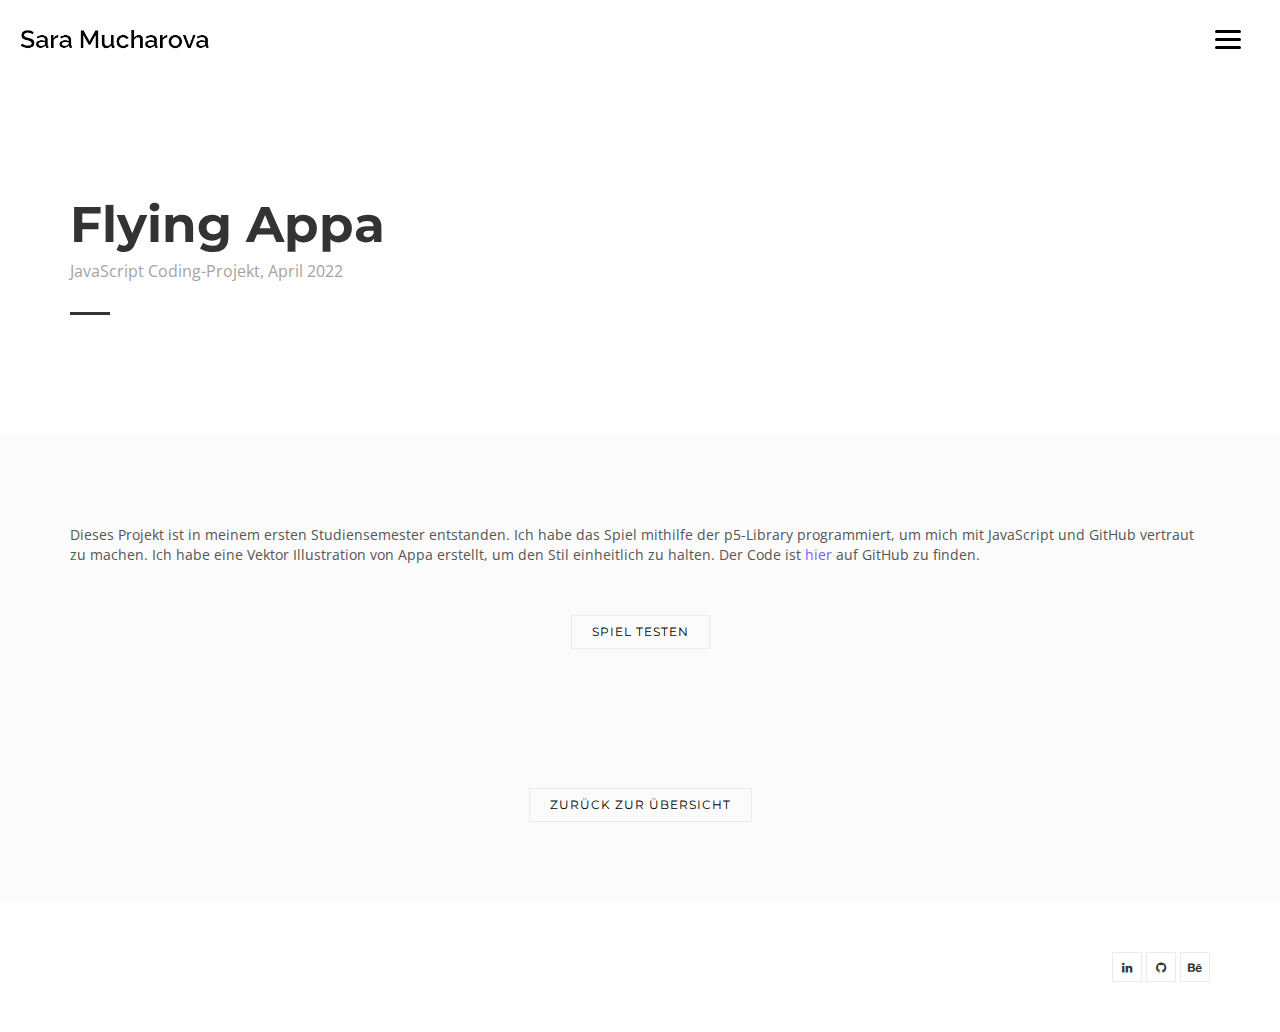
<file: flyingappa.html>
<!DOCTYPE html>
<html>
	<head>
		<title>Flying Appa</title>
		<meta charset="utf-8">
		<meta name="viewport" content="width=device-width, initial-scale=1.0, maximum-scale=1.0, user-scalable=no">
		<meta name="format-detection" content="telephone=no">
		<meta name="apple-mobile-web-app-capable" content="yes">
		<!-- Fonts-->
		<link rel="stylesheet" type="text/css" href="assets/fonts/fontawesome/font-awesome.min.css">
		<link rel="stylesheet" type="text/css" href="assets/fonts/pe-icon/pe-icon.css">
		<!-- Vendors-->
		<link rel="stylesheet" type="text/css" href="assets/vendors/bootstrap/grid.css">
		<link rel="stylesheet" type="text/css" href="assets/vendors/magnific-popup/magnific-popup.min.css">
		<link rel="stylesheet" type="text/css" href="assets/vendors/swiper/swiper.css">
		<!-- App & fonts-->
		<link rel="stylesheet" type="text/css" href="https://fonts.googleapis.com/css?family=Montserrat:300,400,500,600,700|Open+Sans:400,700">
		<link rel="stylesheet" type="text/css" id="app-stylesheet" href="assets/css/main.css"><!--[if lt IE 9]>
			<script src="https://oss.maxcdn.com/libs/html5shiv/3.7.0/html5shiv.js"></script>
		<![endif]-->
	</head>
	
	<body>
		<div class="page-wrap" id="root">
			
			<!-- header -->
			<header class="header header--fixed">
				<div class="header__inner">
					<div class="header__logo"><a href="index.html"><img src="assets/img/logo.png" alt="" style="width: 190px;"/></a></div>
					<div class="navbar-toggle" id="fs-button">
						<div class="navbar-icon"><span></span></div>
					</div>
				</div>
				
				<!-- fullscreenmenu__module -->
				<div class="fullscreenmenu__module" trigger="#fs-button">
					
					<!-- overlay-menu -->
					<nav class="overlay-menu">
						
						<!--  -->
						<ul class="wil-menu-list">
							<li><a href="index.html">Home</a>
							</li>
							<li><a href="about.html">About</a>
							</li>
							<li><a href="work.html">Work</a>
							</li>
							<li><a href="contact.html">Contact</a>
							</li>
						</ul><!--  -->
						
					</nav><!-- End / overlay-menu -->
					
				</div><!-- End / fullscreenmenu__module -->
				
			</header><!-- End / header -->
			
			<!-- Content-->
			<div class="wil-content">
				
				<!-- Section -->
				<section class="awe-section">
					<div class="container">
						
						<!-- page-title -->
						<div class="page-title pb-40">
							<h2 class="page-title__title">Flying Appa</h2>
							<p class="page-title__text">JavaScript Coding-Projekt, April 2022</p>
							<div class="page-title__divider"></div>
						</div><!-- End / page-title -->
						
					</div>
				</section>
				<!-- End / Section -->
				
				
				<!-- Section -->
				<section class="awe-section bg-gray">
					<div class="container">
						
						<!--  -->
						<div>
							<div class="work-detail__entry">
								<p>Dieses Projekt ist in meinem ersten Studiensemester entstanden. Ich habe das Spiel mithilfe der p5-Library programmiert, um mich mit JavaScript und GitHub vertraut zu machen. Ich habe eine Vektor Illustration von Appa erstellt, um den Stil einheitlich zu halten. Der Code ist <a target="_blank" href="https://github.com/saramu2022/flying-appa">hier</a> auf GitHub zu finden.</p>
								
								<div class="awe-text-center mt-50 mb-30">
									<a class="md-btn md-btn--outline-primary" target="_blank" href="https://saramu2022.github.io/flying-appa/">Spiel testen
									</a>
								</div>

								<br>
								<!-- <div class="work-img"><img src="assets/img/works/01.jpg" alt=""></div> -->
							</div>
						
						<div class="awe-text-center mt-50">
							<a class="md-btn md-btn--outline-primary " href="portfolio.html">Zurück zur Übersicht
							</a>
						</div>
					</div>
				</section>
				<!-- End / Section -->
				
			</div>
			<!-- End / Content-->
			
			<!-- footer -->
			<div class="footer">
				<div class="container">
					<div class="row">
						<div class="col-md-6 col-lg-6 ">
							<p class="footer__coppy"></p>
						</div>
						<div class="col-md-6 col-lg-6 ">
							<div class="footer__social">
								
								
								<!-- social-icon -->
								<a class="social-icon" target="_blank" href="https://www.linkedin.com/in/sara-mucharova-93591531a/"><i class="social-icon__icon fa fa-linkedin"></i>
								</a><!-- End / social-icon -->
							
								<!-- social-icon -->
								<a class="social-icon" target="_blank" href="https://github.com/saramu2022"><i class="social-icon__icon fa fa-github"></i>
								</a><!-- End / social-icon -->
								
								<!-- social-icon -->
								<a class="social-icon" target="_blank" href="#"><i class="social-icon__icon fa fa-behance"></i>
								</a><!-- End / social-icon -->
								
							</div>
						</div>
					</div>
				</div>
			</div><!-- End / footer -->
			
		</div>
		<!-- Vendors-->
		<script type="text/javascript" src="assets/vendors/jquery/jquery.min.js"></script>
		<script type="text/javascript" src="assets/vendors/imagesloaded/imagesloaded.pkgd.js"></script>
		<script type="text/javascript" src="assets/vendors/isotope-layout/isotope.pkgd.js"></script>
		<script type="text/javascript" src="assets/vendors/jquery-one-page/jquery.nav.min.js"></script>
		<script type="text/javascript" src="assets/vendors/jquery.easing/jquery.easing.min.js"></script>
		<script type="text/javascript" src="assets/vendors/jquery.matchHeight/jquery.matchHeight.min.js"></script>
		<script type="text/javascript" src="assets/vendors/magnific-popup/jquery.magnific-popup.min.js"></script>
		<script type="text/javascript" src="assets/vendors/masonry-layout/masonry.pkgd.js"></script>
		<script type="text/javascript" src="assets/vendors/jquery.waypoints/jquery.waypoints.min.js"></script>
		<script type="text/javascript" src="assets/vendors/swiper/swiper.jquery.js"></script>
		<script type="text/javascript" src="assets/vendors/menu/menu.js"></script>
		<script type="text/javascript" src="assets/vendors/typed/typed.min.js"></script>
		<!-- App-->
		<script type="text/javascript" src="assets/js/main.js"></script>
	</body>
</html>
</file>
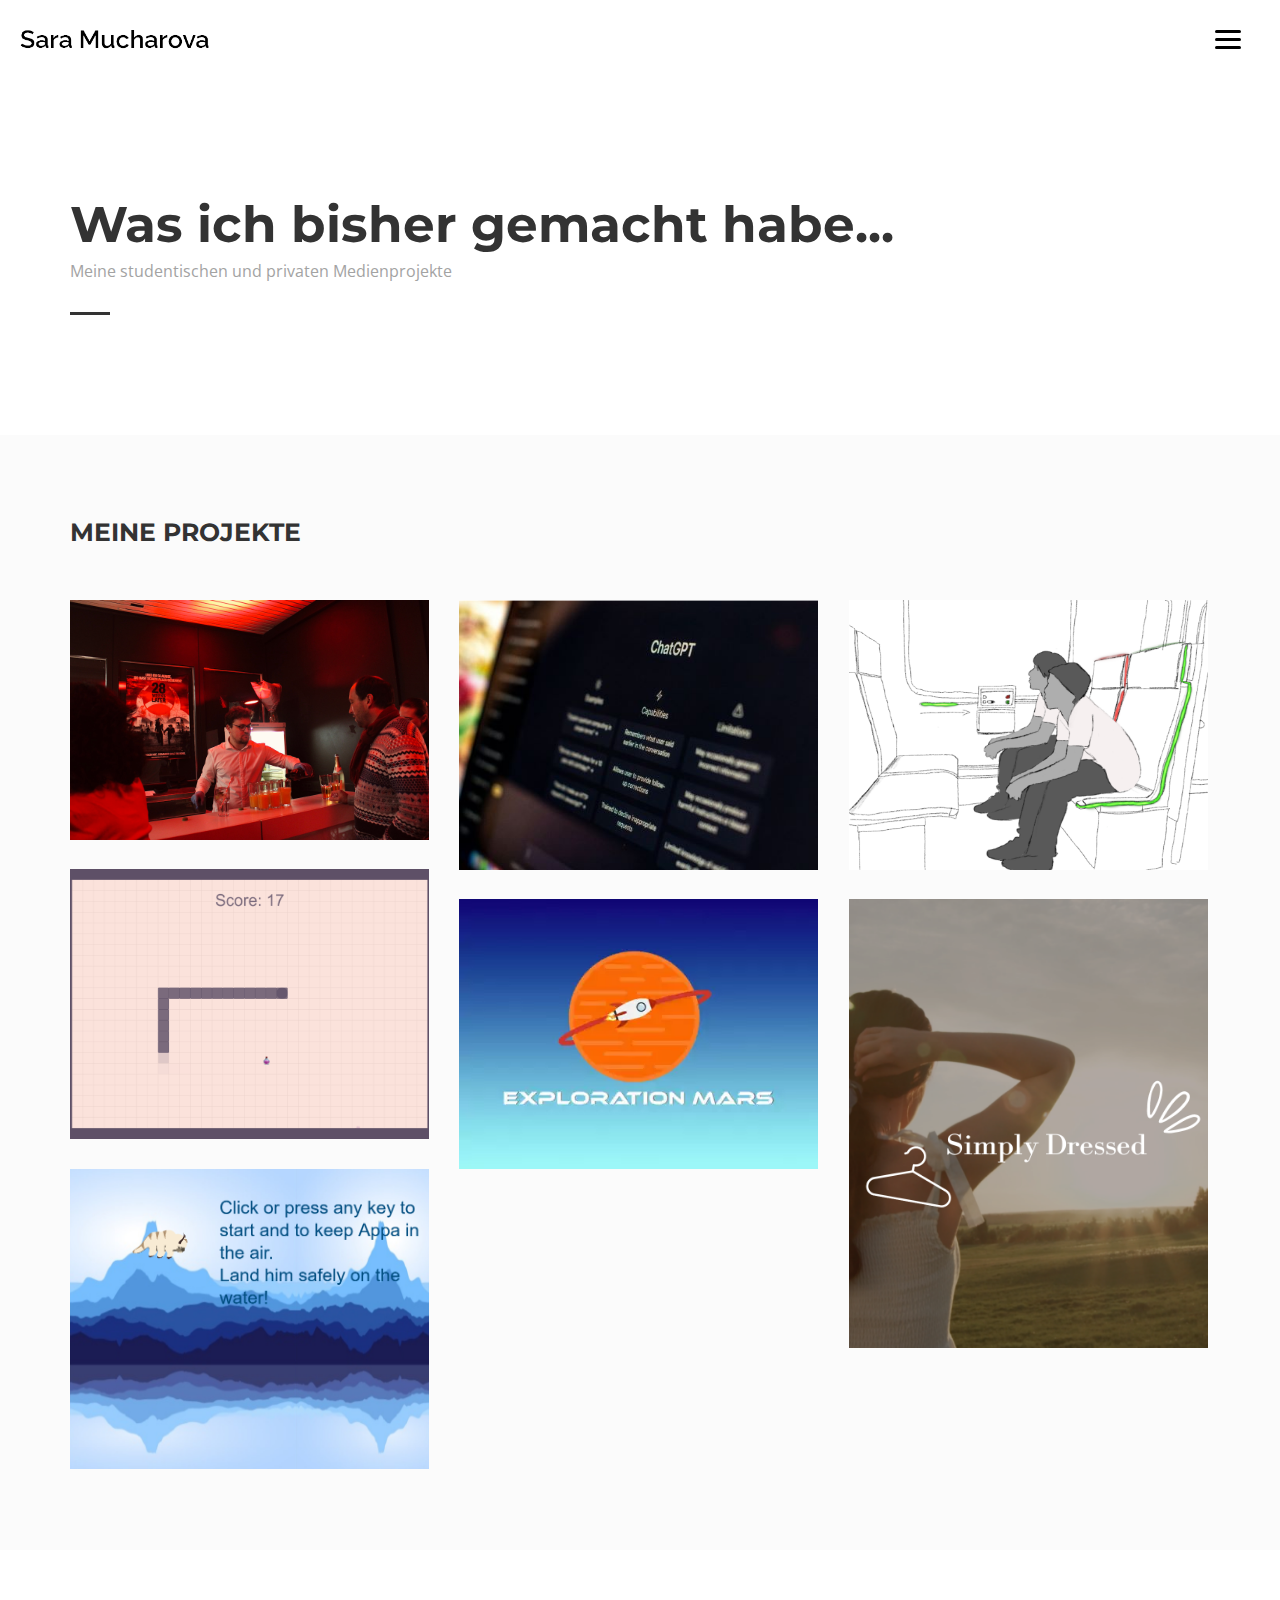
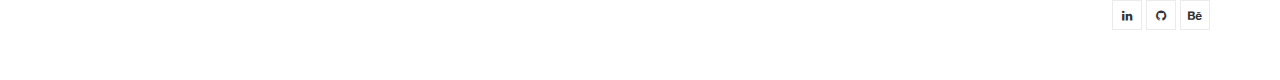
<file: portfolio.html>
<!DOCTYPE html>
<html>
	<head>
		<title>Work</title>
		<meta charset="utf-8">
		<meta name="viewport" content="width=device-width, initial-scale=1.0, maximum-scale=1.0, user-scalable=no">
		<meta name="format-detection" content="telephone=no">
		<meta name="apple-mobile-web-app-capable" content="yes">
		<!-- Fonts-->
		<link rel="stylesheet" type="text/css" href="assets/fonts/fontawesome/font-awesome.min.css">
		<link rel="stylesheet" type="text/css" href="assets/fonts/pe-icon/pe-icon.css">
		<!-- Vendors-->
		<link rel="stylesheet" type="text/css" href="assets/vendors/bootstrap/grid.css">
		<link rel="stylesheet" type="text/css" href="assets/vendors/magnific-popup/magnific-popup.min.css">
		<link rel="stylesheet" type="text/css" href="assets/vendors/swiper/swiper.css">
		<!-- App & fonts-->
		<link rel="stylesheet" type="text/css" href="https://fonts.googleapis.com/css?family=Montserrat:300,400,500,600,700|Open+Sans:400,700">
		<link rel="stylesheet" type="text/css" id="app-stylesheet" href="assets/css/main.css"><!--[if lt IE 9]>
			<script src="https://oss.maxcdn.com/libs/html5shiv/3.7.0/html5shiv.js"></script>
		<![endif]-->
	</head>
	
	<body>
		<div class="page-wrap" id="root">
			
			<!-- header -->
			<header class="header header--fixed">
				<div class="header__inner">
					<div class="header__logo"><a href="index.html"><img src="assets/img/logo.png" alt="" style="width: 190px;"/></a></div>
					<div class="navbar-toggle" id="fs-button">
						<div class="navbar-icon"><span></span></div>
					</div>
				</div>
				
				<!-- fullscreenmenu__module -->
				<div class="fullscreenmenu__module" trigger="#fs-button">
					
					<!-- overlay-menu -->
					<nav class="overlay-menu">
						
						<!--  -->
						<ul class="wil-menu-list">
							<li><a href="index.html">Home</a>
							</li>
							<li><a href="about.html">About</a>
							</li>
							<li class="current-menu-item"><a href="work.html">Work</a>
							</li>
							<li><a href="blog.html">Blog</a>
							</li>
							<li><a href="contact.html">Contact</a>
							</li>
						</ul><!--  -->
						
					</nav><!-- End / overlay-menu -->
					
				</div><!-- End / fullscreenmenu__module -->
				
			</header><!-- End / header -->
			
			<!-- Content-->
			<div class="wil-content">
				
				<!-- Section -->
				<section class="awe-section">
					<div class="container">
						
						<!-- page-title -->
						<div class="page-title pb-40">
							<h2 class="page-title__title">Was ich bisher gemacht habe...</h2>
							<p class="page-title__text">Meine studentischen und privaten Medienprojekte</p>
							<div class="page-title__divider"></div>
						</div><!-- End / page-title -->
						
					</div>
				</section>
				<!-- End / Section -->
				
				
											<!-- Section -->
                      <section class="awe-section bg-gray">
                        <div class="container">
                          <div class="row">
                            <div class="col-lg-6 ">
                              
                              <!-- title -->
                              <div class="title">
                                <h2 class="title__title">Meine Projekte</h2>
                              </div><!-- End / title -->
                              
                            </div>
                          </div>
                          <div class="grid-css grid-css--masonry" data-col-lg="3" data-col-md="2" data-col-sm="2" data-col-xs="1" data-gap="30">
                            <div class="grid__inner">
                              <div class="grid-sizer"></div>
                              <div class="grid-item">
                                <div class="grid-item__inner">
                                  <div class="grid-item__content-wrapper">
                                    
                                    <!-- work -->
                                    <div class="work"><a href="dieburgerfilmabend.html">
                                        
                                        <!-- hoverbox ef-slide-bottom -->
                                        <div class="hoverbox ef-slide-bottom light">
                                          
                                          <!-- hb_front -->
                                          <div class="hb_front"><img src="assets/img/works/IMG_4952.JPG" alt=""/>
                                          </div><!-- End / hb_front -->
                                          
                                          
                                          <!-- hb_back -->
                                          <div class="hb_back">
                                            <h2 class="work__title">Dieburger Filmabend</h2><span class="work__text">Eventmanagement</span>
                                          </div><!-- End / hb_back -->
                                          
                                        </div><!-- End / hoverbox ef-slide-bottom -->
                                        </a>
                                    </div><!-- End / work -->
                                    
                                  </div>
                                </div>
                              </div>
                              <div class="grid-item">
                                <div class="grid-item__inner">
                                  <div class="grid-item__content-wrapper">
                                    
                                    <!-- work -->
                                    <div class="work"><a href="textshield.html">
                                        
                                        <!-- hoverbox ef-move-top -->
                                        <div class="hoverbox ef-move-top light">
                                          
                                          <!-- hb_front -->
                                          <div class="hb_front"><img src="assets/img/preview/textshield.jpg" alt=""/>
                                          </div><!-- End / hb_front -->
                                          
                                          
                                          <!-- hb_back -->
                                          <div class="hb_back">
                                            <h2 class="work__title">Text Shield</h2><span class="work__text">Design Konzept Webextension</span>
                                          </div><!-- End / hb_back -->
                                          
                                        </div><!-- End / hoverbox ef-move-top -->
                                        </a>
                                    </div><!-- End / work -->
                                    
                                  </div>
                                </div>
                              </div>
                              <div class="grid-item">
                                <div class="grid-item__inner">
                                  <div class="grid-item__content-wrapper">
                                    
                                    <!-- work -->
                                    <div class="work"><a href="coseat.html">
                                        
                                        <!-- hoverbox ef-slide-right -->
                                        <div class="hoverbox ef-slide-right light">
                                          
                                          <!-- hb_front -->
                                          <div class="hb_front"><img src="assets/img/works/Illusstration_mit Menschen.png" alt=""/>
                                          </div><!-- End / hb_front -->
                                          
                                          
                                          <!-- hb_back -->
                                          <div class="hb_back">
                                            <h2 class="work__title">CoSeat</h2><span class="work__text">Technischer Prototyp</span>
                                          </div><!-- End / hb_back -->
                                          
                                        </div><!-- End / hoverbox ef-slide-right -->
                                        </a>
                                    </div><!-- End / work -->
                                    
                                  </div>
                                </div>
                              </div>
                              <div class="grid-item">
                                <div class="grid-item__inner">
                                  <div class="grid-item__content-wrapper">
                                    
                                    <!-- work -->
                                    <div class="work"><a href="flowersnake.html">
                                        
                                        <!-- hoverbox ef-zoom-in -->
                                        <div class="hoverbox ef-zoom-in light">
                                          
                                          <!-- hb_front -->
                                          <div class="hb_front"><img src="assets/img/preview/flowersnake-preview.png" alt=""/>
                                          </div><!-- End / hb_front -->
                                          
                                          
                                          <!-- hb_back -->
                                          <div class="hb_back">
                                            <h2 class="work__title">Flower Snake</h2><span class="work__text">Coding Projekt</span>
                                          </div><!-- End / hb_back -->
                                          
                                        </div><!-- End / hoverbox ef-zoom-in -->
                                        </a>
                                    </div><!-- End / work -->
                                    
                                  </div>
                                </div>
                              </div>
                              <div class="grid-item">
                                <div class="grid-item__inner">
                                  <div class="grid-item__content-wrapper">
                                    
                                    <!-- work -->
                                    <div class="work"><a href="explorationmars.html">
                                        
                                        <!-- hoverbox ef-zoom-in -->
                                        <div class="hoverbox ef-zoom-in light">
                                          
                                          <!-- hb_front -->
                                          <div class="hb_front"><img src="assets/img/preview/SimpleStart-460x345.webp" alt=""/>
                                          </div><!-- End / hb_front -->
                                          
                                          
                                          <!-- hb_back -->
                                          <div class="hb_back">
                                            <h2 class="work__title">Exploration Mars</h2><span class="work__text">Technischer Prototyp</span>
                                          </div><!-- End / hb_back -->
                                          
                                        </div><!-- End / hoverbox ef-zoom-in -->
                                        </a>
                                    </div><!-- End / work -->
                                    
                                  </div>
                                </div>
                              </div>
                              <div class="grid-item">
                                <div class="grid-item__inner">
                                  <div class="grid-item__content-wrapper">
                                    
                                    <!-- work -->
                                    <div class="work"><a href="simplydressed.html">
                                        
                                        <!-- hoverbox ef-slide-right -->
                                        <div class="hoverbox ef-slide-right light">
                                          
                                          <!-- hb_front -->
                                          <div class="hb_front"><img src="assets/img/preview/simply-dressed.png" alt=""/>
                                          </div><!-- End / hb_front -->
                                          
                                          
                                          <!-- hb_back -->
                                          <div class="hb_back">
                                            <h2 class="work__title">Simply Dressed</h2><span class="work__text">Design Konzept App</span>
                                          </div><!-- End / hb_back -->
                                          
                                        </div><!-- End / hoverbox ef-slide-right -->
                                        </a>
                                    </div><!-- End / work -->
                                    
                                  </div>
                                </div>
                              </div>
                              <div class="grid-item">
                                <div class="grid-item__inner">
                                  <div class="grid-item__content-wrapper">
                                    
                                    <!-- work -->
                                    <div class="work"><a href="flyingappa.html">
                                        
                                        <!-- hoverbox ef-move-right -->
                                        <div class="hoverbox ef-move-right light">
                                          
                                          <!-- hb_front -->
                                          <div class="hb_front"><img src="assets/img/works/Lunar Lander.png" alt=""/>
                                          </div><!-- End / hb_front -->
                                          
                                          
                                          <!-- hb_back -->
                                          <div class="hb_back">
                                            <h2 class="work__title">Flying Appa</h2><span class="work__text">Coding Projekt</span>
                                          </div><!-- End / hb_back -->
                                          
                                        </div><!-- End / hoverbox ef-move-right -->
                                        </a>
                                    </div><!-- End / work -->
                            
                                  </div>
                                </div>
                              </div>
                            </div>
                          </div>
                        </div>
                      </section>
                      <!-- End / Section -->
				
			</div>
			<!-- End / Content-->
			
			<!-- footer -->
			<div class="footer">
				<div class="container">
					<div class="row">
						<div class="col-md-6 col-lg-6 ">
							<p class="footer__coppy"></p>
						</div>
						<div class="col-md-6 col-lg-6 ">
							<div class="footer__social">
								
								<!-- social-icon -->
								<a class="social-icon" target="_blank" href="https://www.linkedin.com/in/sara-mucharova-93591531a/"><i class="social-icon__icon fa fa-linkedin"></i>
								</a><!-- End / social-icon -->
							
								<!-- social-icon -->
								<a class="social-icon" target="_blank" href="https://github.com/saramu2022"><i class="social-icon__icon fa fa-github"></i>
								</a><!-- End / social-icon -->
								
								<!-- social-icon -->
								<a class="social-icon" target="_blank" href="#"><i class="social-icon__icon fa fa-behance"></i>
								</a><!-- End / social-icon -->
								
							</div>
						</div>
					</div>
				</div>
			</div><!-- End / footer -->
			
		</div>
		<!-- Vendors-->
		<script type="text/javascript" src="assets/vendors/jquery/jquery.min.js"></script>
		<script type="text/javascript" src="assets/vendors/imagesloaded/imagesloaded.pkgd.js"></script>
		<script type="text/javascript" src="assets/vendors/isotope-layout/isotope.pkgd.js"></script>
		<script type="text/javascript" src="assets/vendors/jquery-one-page/jquery.nav.min.js"></script>
		<script type="text/javascript" src="assets/vendors/jquery.easing/jquery.easing.min.js"></script>
		<script type="text/javascript" src="assets/vendors/jquery.matchHeight/jquery.matchHeight.min.js"></script>
		<script type="text/javascript" src="assets/vendors/magnific-popup/jquery.magnific-popup.min.js"></script>
		<script type="text/javascript" src="assets/vendors/masonry-layout/masonry.pkgd.js"></script>
		<script type="text/javascript" src="assets/vendors/jquery.waypoints/jquery.waypoints.min.js"></script>
		<script type="text/javascript" src="assets/vendors/swiper/swiper.jquery.js"></script>
		<script type="text/javascript" src="assets/vendors/menu/menu.js"></script>
		<script type="text/javascript" src="assets/vendors/typed/typed.min.js"></script>
		<!-- App-->
		<script type="text/javascript" src="assets/js/main.js"></script>
	</body>
</html>
</file>
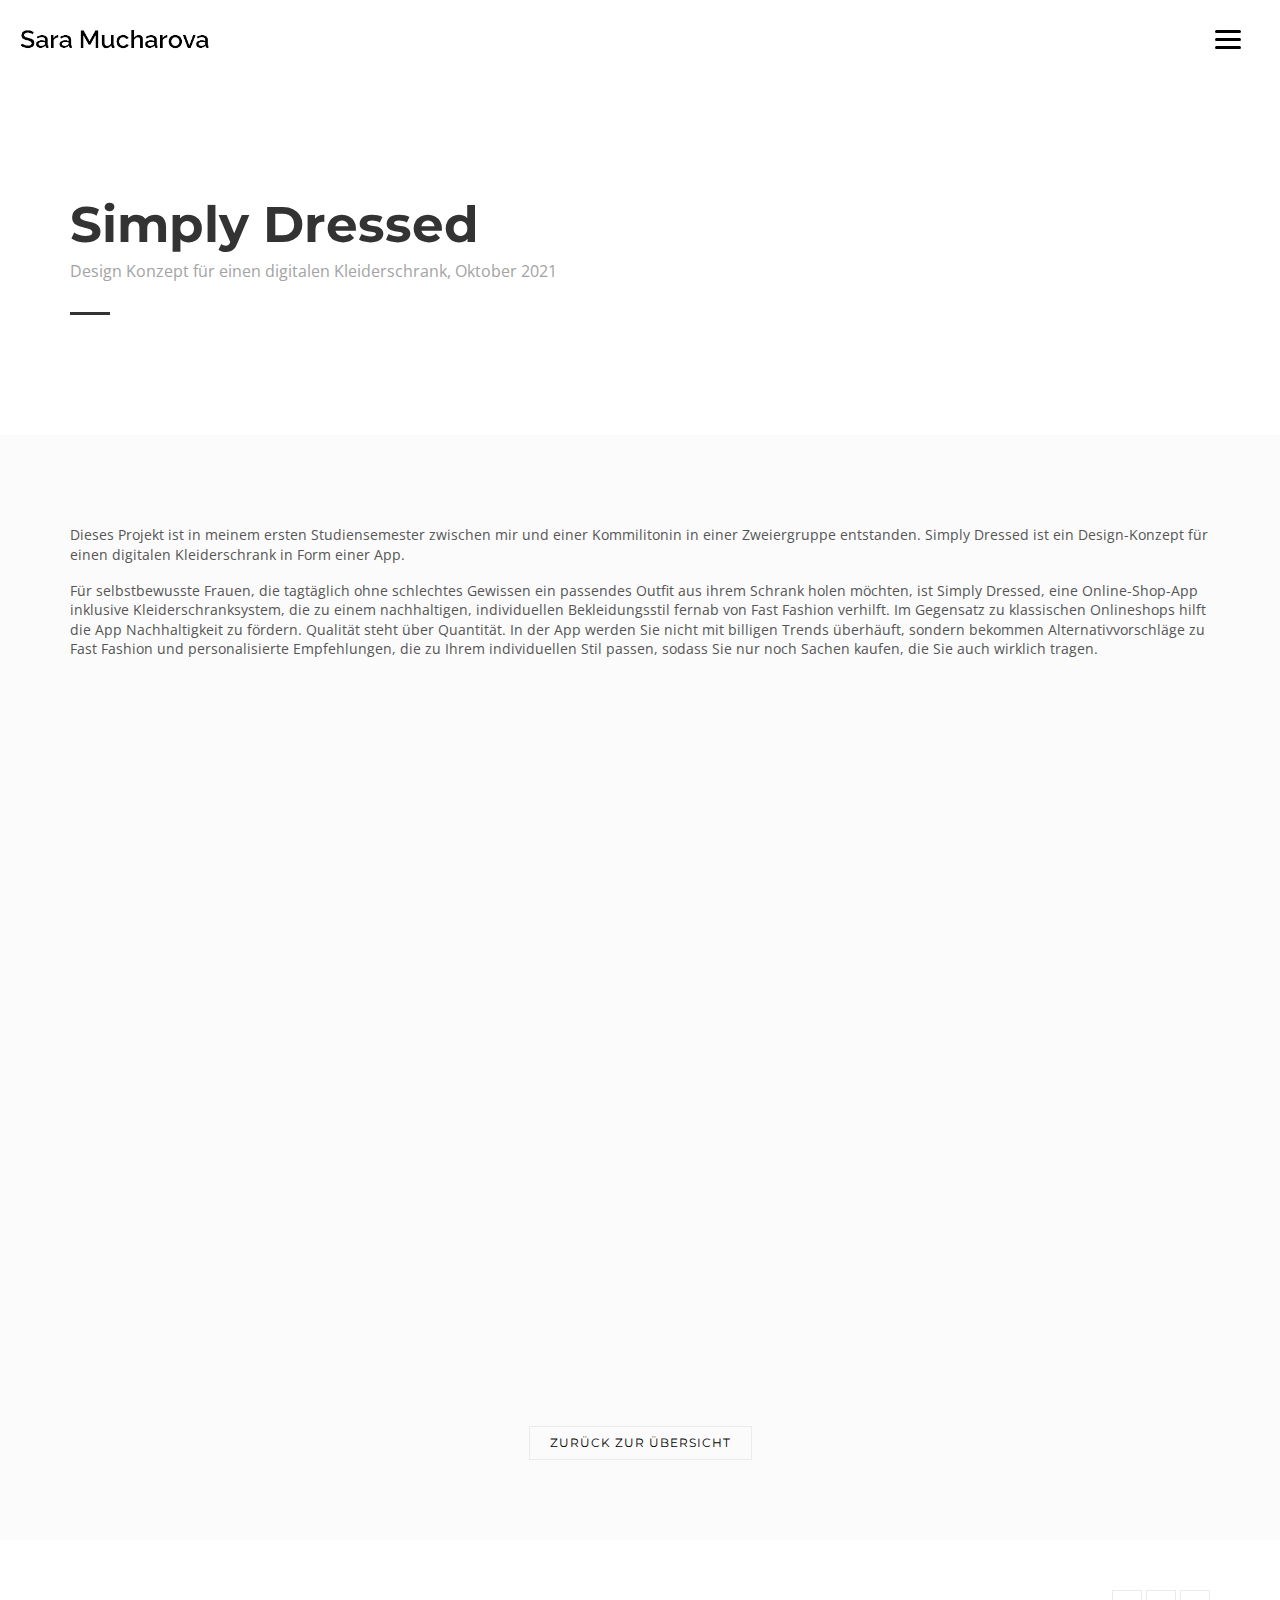
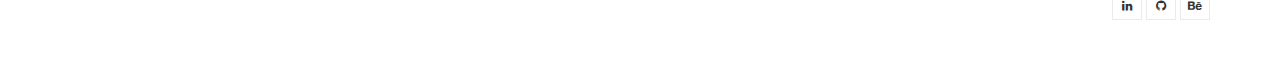
<file: simplydressed.html>
<!DOCTYPE html>
<html>
	<head>
		<title>Simply Dressed</title>
		<meta charset="utf-8">
		<meta name="viewport" content="width=device-width, initial-scale=1.0, maximum-scale=1.0, user-scalable=no">
		<meta name="format-detection" content="telephone=no">
		<meta name="apple-mobile-web-app-capable" content="yes">
		<!-- Fonts-->
		<link rel="stylesheet" type="text/css" href="assets/fonts/fontawesome/font-awesome.min.css">
		<link rel="stylesheet" type="text/css" href="assets/fonts/pe-icon/pe-icon.css">
		<!-- Vendors-->
		<link rel="stylesheet" type="text/css" href="assets/vendors/bootstrap/grid.css">
		<link rel="stylesheet" type="text/css" href="assets/vendors/magnific-popup/magnific-popup.min.css">
		<link rel="stylesheet" type="text/css" href="assets/vendors/swiper/swiper.css">
		<!-- App & fonts-->
		<link rel="stylesheet" type="text/css" href="https://fonts.googleapis.com/css?family=Montserrat:300,400,500,600,700|Open+Sans:400,700">
		<link rel="stylesheet" type="text/css" id="app-stylesheet" href="assets/css/main.css"><!--[if lt IE 9]>
			<script src="https://oss.maxcdn.com/libs/html5shiv/3.7.0/html5shiv.js"></script>
		<![endif]-->
	</head>
	
	<body>
		<div class="page-wrap" id="root">
			
			<!-- header -->
			<header class="header header--fixed">
				<div class="header__inner">
					<div class="header__logo"><a href="index.html"><img src="assets/img/logo.png" alt="" style="width: 190px;"/></a></div>
					<div class="navbar-toggle" id="fs-button">
						<div class="navbar-icon"><span></span></div>
					</div>
				</div>
				
				<!-- fullscreenmenu__module -->
				<div class="fullscreenmenu__module" trigger="#fs-button">
					
					<!-- overlay-menu -->
					<nav class="overlay-menu">
						
						<!--  -->
						<ul class="wil-menu-list">
							<li><a href="index.html">Home</a>
							</li>
							<li><a href="about.html">About</a>
							</li>
							<li><a href="work.html">Work</a>
							</li>
							<li><a href="contact.html">Contact</a>
							</li>
						</ul><!--  -->
						
					</nav><!-- End / overlay-menu -->
					
				</div><!-- End / fullscreenmenu__module -->
				
			</header><!-- End / header -->
			
			<!-- Content-->
			<div class="wil-content">
				
				<!-- Section -->
				<section class="awe-section">
					<div class="container">
						
						<!-- page-title -->
						<div class="page-title pb-40">
							<h2 class="page-title__title">Simply Dressed</h2>
							<p class="page-title__text">Design Konzept für einen digitalen Kleiderschrank, Oktober 2021</p>
							<div class="page-title__divider"></div>
						</div><!-- End / page-title -->
						
					</div>
				</section>
				<!-- End / Section -->
				
				
				<!-- Section -->
				<section class="awe-section bg-gray">
					<div class="container">
						
						<!--  -->
						<div>
							<div class="work-detail__entry">
								<p>Dieses Projekt ist in meinem ersten Studiensemester zwischen mir und einer Kommilitonin in einer Zweiergruppe entstanden. Simply Dressed ist ein Design-Konzept für einen digitalen Kleiderschrank in Form einer App.</p>
                <p>Für selbstbewusste Frauen,
                  die tagtäglich ohne schlechtes Gewissen ein passendes Outfit aus ihrem Schrank holen möchten,
                  ist Simply Dressed,                 
                  eine Online-Shop-App inklusive Kleiderschranksystem,                  
                  die zu einem nachhaltigen, individuellen Bekleidungsstil fernab von Fast Fashion verhilft.                
                  Im Gegensatz zu klassischen Onlineshops hilft die App Nachhaltigkeit zu fördern. Qualität steht über Quantität. In der App werden Sie nicht mit billigen Trends überhäuft, sondern bekommen Alternativvorschläge zu Fast Fashion und personalisierte Empfehlungen, die zu Ihrem individuellen Stil passen, sodass Sie nur noch Sachen kaufen, die Sie auch wirklich tragen.</p> 
								<br>

								<!-- <div class="work-img"><img src="assets/img/works/01.jpg" alt=""></div> -->
								<!-- <div class="work-img"><img src="assets/img/works/01.jpg" alt=""></div> -->

								<div style="padding:56.25% 0 0 0;position:relative;"><iframe src="https://www.youtube.com/embed/WEoR4rY42uM?si=H1iMAk0xCblAVaEk" style="position:absolute;top:0;left:0;width:100%;height:100%;" frameborder="0" allow="autoplay; fullscreen; picture-in-picture" allowfullscreen></iframe></div>
								<!-- <div class="work-img"><img src="assets/img/works/01.jpg" alt=""></div> -->
							</div>
						
						<div class="awe-text-center mt-50">
							<a class="md-btn md-btn--outline-primary " href="portfolio.html">Zurück zur Übersicht
							</a>
						</div>
					</div>
				</section>
				<!-- End / Section -->
				
			</div>
			<!-- End / Content-->
			
			<!-- footer -->
			<div class="footer">
				<div class="container">
					<div class="row">
						<div class="col-md-6 col-lg-6 ">
							<p class="footer__coppy"></p>
						</div>
						<div class="col-md-6 col-lg-6 ">
							<div class="footer__social">
								
								
								<!-- social-icon -->
								<a class="social-icon" target="_blank" href="https://www.linkedin.com/in/sara-mucharova-93591531a/"><i class="social-icon__icon fa fa-linkedin"></i>
								</a><!-- End / social-icon -->
							
								<!-- social-icon -->
								<a class="social-icon" target="_blank" href="https://github.com/saramu2022"><i class="social-icon__icon fa fa-github"></i>
								</a><!-- End / social-icon -->
								
								<!-- social-icon -->
								<a class="social-icon" target="_blank" href="#"><i class="social-icon__icon fa fa-behance"></i>
								</a><!-- End / social-icon -->
								
							</div>
						</div>
					</div>
				</div>
			</div><!-- End / footer -->
			
		</div>
		<!-- Vendors-->
		<script type="text/javascript" src="assets/vendors/jquery/jquery.min.js"></script>
		<script type="text/javascript" src="assets/vendors/imagesloaded/imagesloaded.pkgd.js"></script>
		<script type="text/javascript" src="assets/vendors/isotope-layout/isotope.pkgd.js"></script>
		<script type="text/javascript" src="assets/vendors/jquery-one-page/jquery.nav.min.js"></script>
		<script type="text/javascript" src="assets/vendors/jquery.easing/jquery.easing.min.js"></script>
		<script type="text/javascript" src="assets/vendors/jquery.matchHeight/jquery.matchHeight.min.js"></script>
		<script type="text/javascript" src="assets/vendors/magnific-popup/jquery.magnific-popup.min.js"></script>
		<script type="text/javascript" src="assets/vendors/masonry-layout/masonry.pkgd.js"></script>
		<script type="text/javascript" src="assets/vendors/jquery.waypoints/jquery.waypoints.min.js"></script>
		<script type="text/javascript" src="assets/vendors/swiper/swiper.jquery.js"></script>
		<script type="text/javascript" src="assets/vendors/menu/menu.js"></script>
		<script type="text/javascript" src="assets/vendors/typed/typed.min.js"></script>
		<!-- App-->
		<script type="text/javascript" src="assets/js/main.js"></script>
	</body>
</html>
</file>
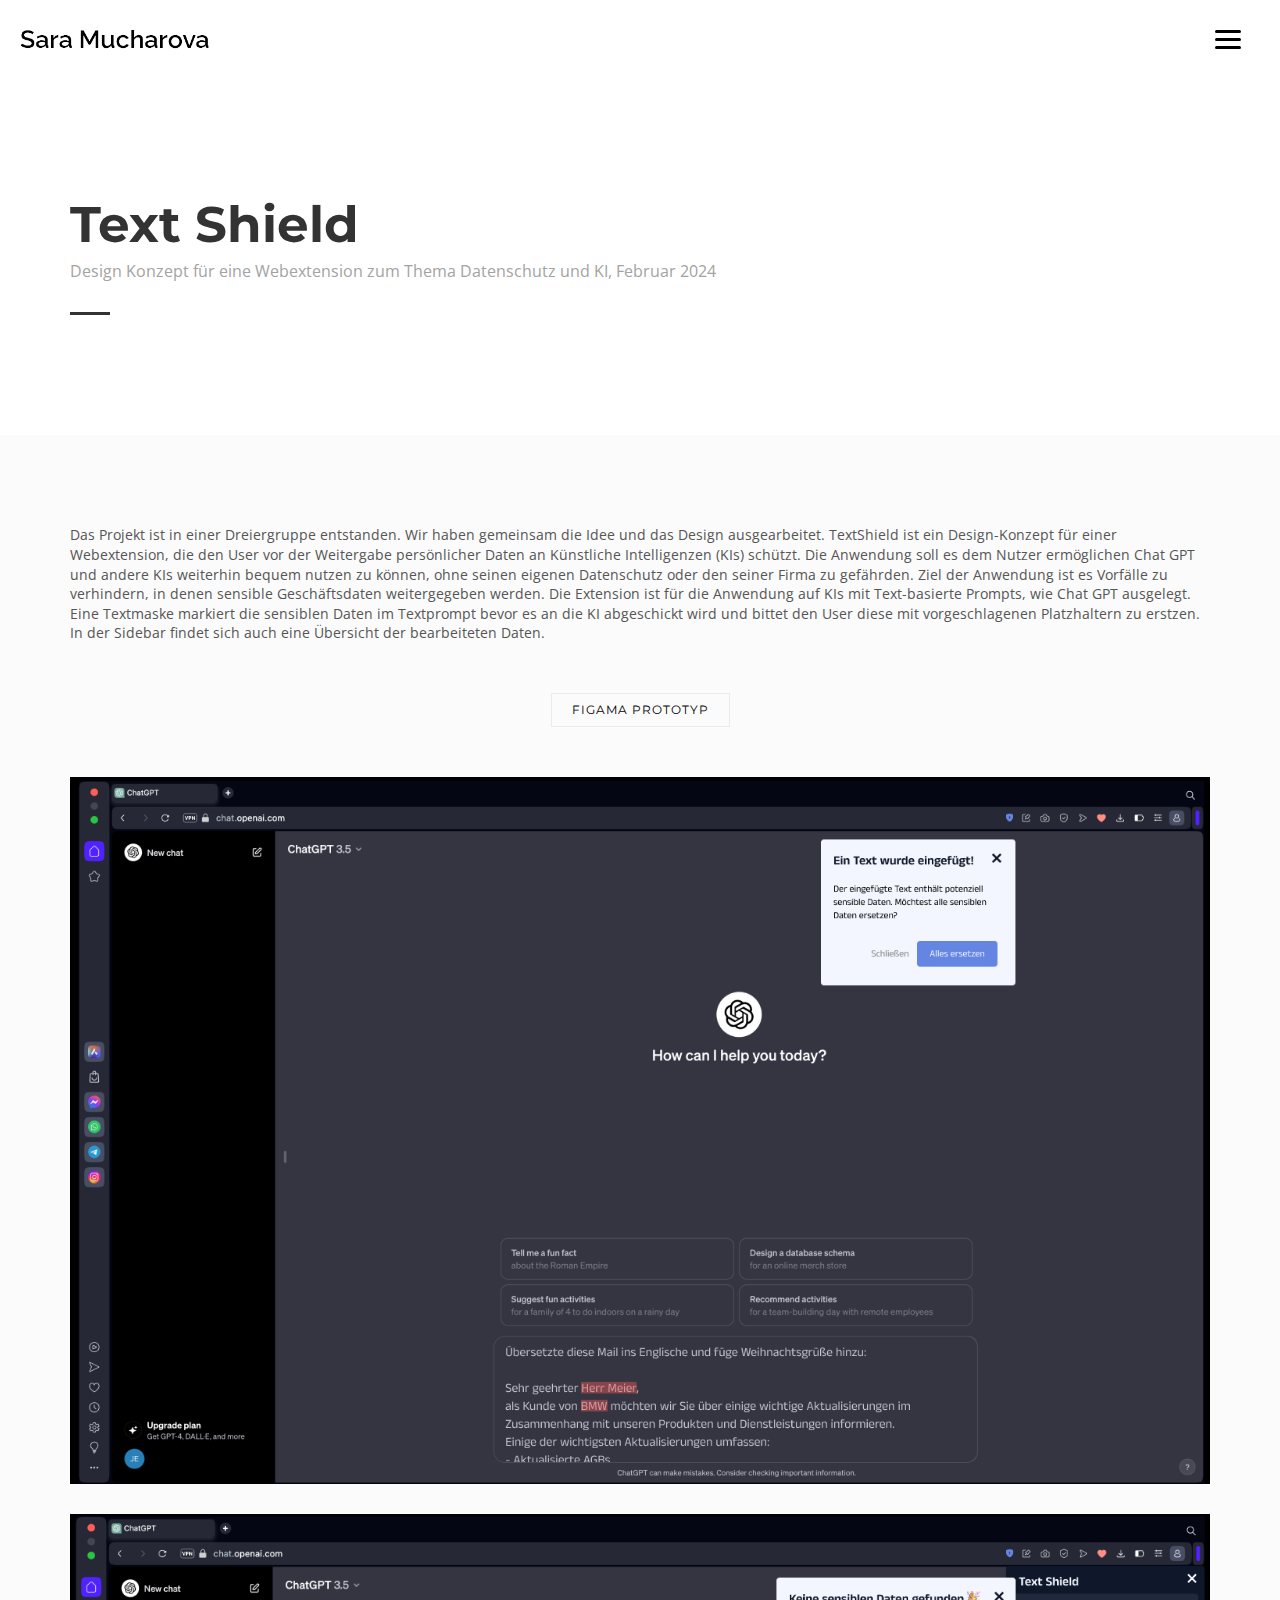
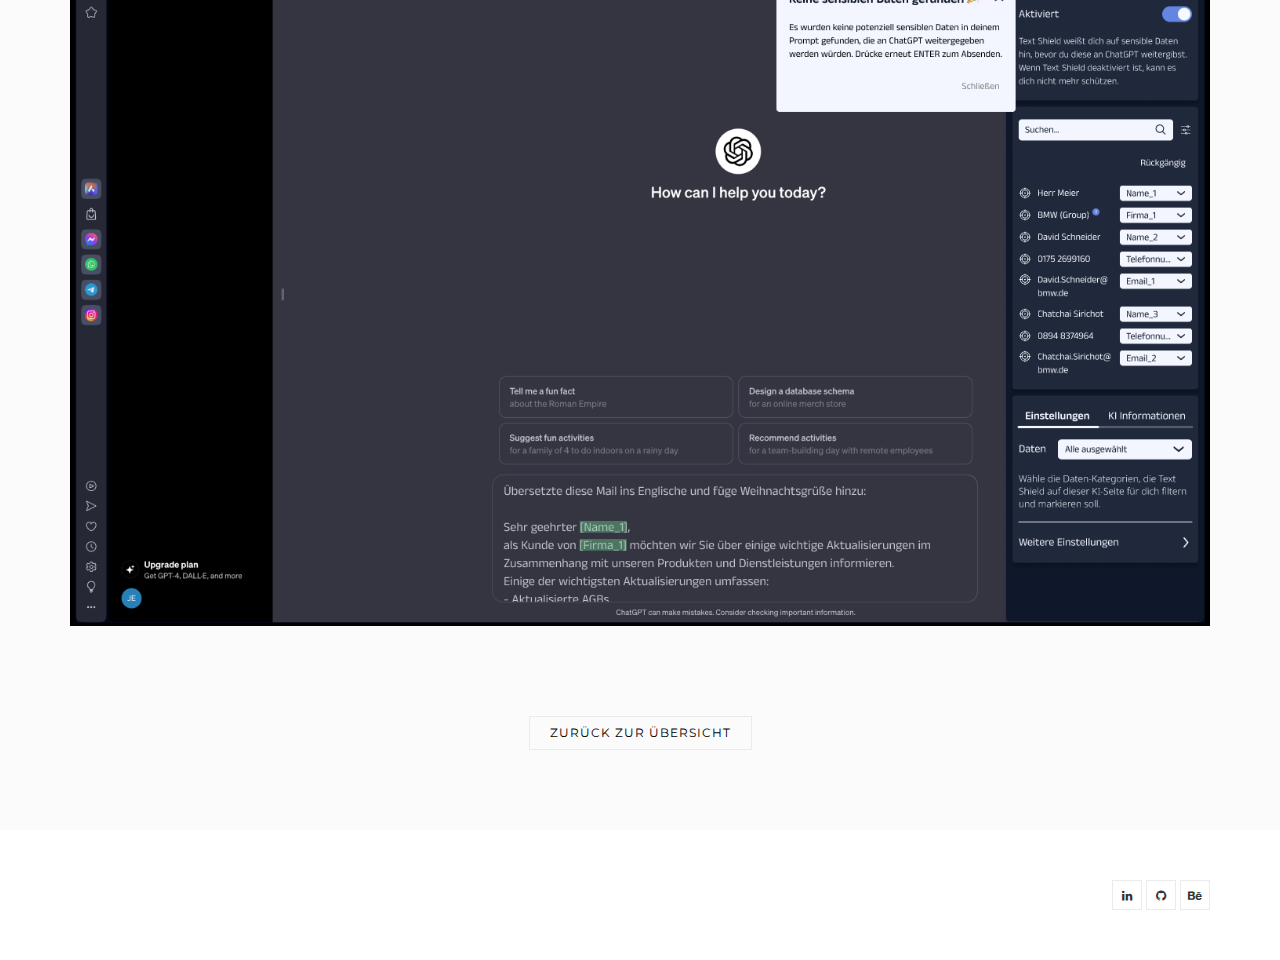
<file: textshield.html>
<!DOCTYPE html>
<html>
	<head>
		<title>Text Shield</title>
		<meta charset="utf-8">
		<meta name="viewport" content="width=device-width, initial-scale=1.0, maximum-scale=1.0, user-scalable=no">
		<meta name="format-detection" content="telephone=no">
		<meta name="apple-mobile-web-app-capable" content="yes">
		<!-- Fonts-->
		<link rel="stylesheet" type="text/css" href="assets/fonts/fontawesome/font-awesome.min.css">
		<link rel="stylesheet" type="text/css" href="assets/fonts/pe-icon/pe-icon.css">
		<!-- Vendors-->
		<link rel="stylesheet" type="text/css" href="assets/vendors/bootstrap/grid.css">
		<link rel="stylesheet" type="text/css" href="assets/vendors/magnific-popup/magnific-popup.min.css">
		<link rel="stylesheet" type="text/css" href="assets/vendors/swiper/swiper.css">
		<!-- App & fonts-->
		<link rel="stylesheet" type="text/css" href="https://fonts.googleapis.com/css?family=Montserrat:300,400,500,600,700|Open+Sans:400,700">
		<link rel="stylesheet" type="text/css" id="app-stylesheet" href="assets/css/main.css"><!--[if lt IE 9]>
			<script src="https://oss.maxcdn.com/libs/html5shiv/3.7.0/html5shiv.js"></script>
		<![endif]-->
	</head>
	
	<body>
		<div class="page-wrap" id="root">
			
			<!-- header -->
			<header class="header header--fixed">
				<div class="header__inner">
					<div class="header__logo"><a href="index.html"><img src="assets/img/logo.png" alt="" style="width: 190px;"/></a></div>
					<div class="navbar-toggle" id="fs-button">
						<div class="navbar-icon"><span></span></div>
					</div>
				</div>
				
				<!-- fullscreenmenu__module -->
				<div class="fullscreenmenu__module" trigger="#fs-button">
					
					<!-- overlay-menu -->
					<nav class="overlay-menu">
						
						<!--  -->
						<ul class="wil-menu-list">
							<li><a href="index.html">Home</a>
							</li>
							<li><a href="about.html">About</a>
							</li>
							<li><a href="work.html">Work</a>
							</li>
							<li><a href="contact.html">Contact</a>
							</li>
						</ul><!--  -->
						
					</nav><!-- End / overlay-menu -->
					
				</div><!-- End / fullscreenmenu__module -->
				
			</header><!-- End / header -->
			
			<!-- Content-->
			<div class="wil-content">
				
				<!-- Section -->
				<section class="awe-section">
					<div class="container">
						
						<!-- page-title -->
						<div class="page-title pb-40">
							<h2 class="page-title__title">Text Shield</h2>
							<p class="page-title__text">Design Konzept für eine Webextension zum Thema Datenschutz und KI, Februar 2024</p>
							<div class="page-title__divider"></div>
						</div><!-- End / page-title -->
						
					</div>
				</section>
				<!-- End / Section -->
				
				
				<!-- Section -->
				<section class="awe-section bg-gray">
					<div class="container">
						
						<!--  -->
						<div>
							<div class="work-detail__entry">
								<p>Das Projekt ist in einer Dreiergruppe entstanden. Wir haben gemeinsam die Idee und das Design ausgearbeitet. TextShield ist ein Design-Konzept für einer Webextension, die den User vor der Weitergabe persönlicher Daten an Künstliche Intelligenzen (KIs) schützt. Die Anwendung soll es dem Nutzer ermöglichen Chat GPT und andere KIs weiterhin bequem nutzen zu können, ohne seinen eigenen Datenschutz oder den seiner Firma zu gefährden. Ziel der Anwendung ist es Vorfälle zu verhindern, in denen sensible Geschäftsdaten weitergegeben werden. 
								Die Extension ist für die Anwendung auf KIs mit Text-basierte Prompts, wie Chat GPT ausgelegt. Eine Textmaske markiert die sensiblen Daten im Textprompt bevor es an die KI abgeschickt wird und bittet den User diese mit vorgeschlagenen Platzhaltern zu erstzen. In der Sidebar findet sich auch eine Übersicht der bearbeiteten Daten. 
								</p>

								<div class="awe-text-center mt-50">
									<a class="md-btn md-btn--outline-primary" target="_blank" href="https://www.figma.com/proto/TRG4eeNL3oKkOVyIYV8XxM/Interaction-Design-WS23?page-id=0%3A1&node-id=178-285&viewport=-12751%2C2398%2C0.32&t=WUGB64emnFYA4NJA-1&scaling=min-zoom&content-scaling=fixed&starting-point-node-id=178%3A285&show-proto-sidebar=1ml">Figama Prototyp
									</a>
								</div>

								<!-- <p><a target="_blank" href="">Figma Prototyp</a></p> -->
								<br>
								<div class="work-img"><img src="assets/img/works/image1.png" alt=""></div>
								<div class="work-img"><img src="assets/img/works/image2.png" alt=""></div>							
							</div>
						</div>

						<div class="awe-text-center mt-50">
							<a class="md-btn md-btn--outline-primary " href="portfolio.html">Zurück zur Übersicht
							</a>
						</div>

					</div>
				</section>
				<!-- End / Section -->
				
			</div>
			<!-- End / Content-->
			
			<!-- footer -->
			<div class="footer">
				<div class="container">
					<div class="row">
						<div class="col-md-6 col-lg-6 ">
							<p class="footer__coppy"></p>
						</div>
						<div class="col-md-6 col-lg-6 ">
							<div class="footer__social">
								
								<!-- social-icon -->
								<a class="social-icon" target="_blank" href="https://www.linkedin.com/in/sara-mucharova-93591531a/"><i class="social-icon__icon fa fa-linkedin"></i>
								</a><!-- End / social-icon -->
							
								<!-- social-icon -->
								<a class="social-icon" target="_blank" href="https://github.com/saramu2022"><i class="social-icon__icon fa fa-github"></i>
								</a><!-- End / social-icon -->
								
								<!-- social-icon -->
								<a class="social-icon" target="_blank" href="#"><i class="social-icon__icon fa fa-behance"></i>
								</a><!-- End / social-icon -->
								
							</div>
						</div>
					</div>
				</div>
			</div><!-- End / footer -->
			
		</div>
		<!-- Vendors-->
		<script type="text/javascript" src="assets/vendors/jquery/jquery.min.js"></script>
		<script type="text/javascript" src="assets/vendors/imagesloaded/imagesloaded.pkgd.js"></script>
		<script type="text/javascript" src="assets/vendors/isotope-layout/isotope.pkgd.js"></script>
		<script type="text/javascript" src="assets/vendors/jquery-one-page/jquery.nav.min.js"></script>
		<script type="text/javascript" src="assets/vendors/jquery.easing/jquery.easing.min.js"></script>
		<script type="text/javascript" src="assets/vendors/jquery.matchHeight/jquery.matchHeight.min.js"></script>
		<script type="text/javascript" src="assets/vendors/magnific-popup/jquery.magnific-popup.min.js"></script>
		<script type="text/javascript" src="assets/vendors/masonry-layout/masonry.pkgd.js"></script>
		<script type="text/javascript" src="assets/vendors/jquery.waypoints/jquery.waypoints.min.js"></script>
		<script type="text/javascript" src="assets/vendors/swiper/swiper.jquery.js"></script>
		<script type="text/javascript" src="assets/vendors/menu/menu.js"></script>
		<script type="text/javascript" src="assets/vendors/typed/typed.min.js"></script>
		<!-- App-->
		<script type="text/javascript" src="assets/js/main.js"></script>
	</body>
</html>
</file>
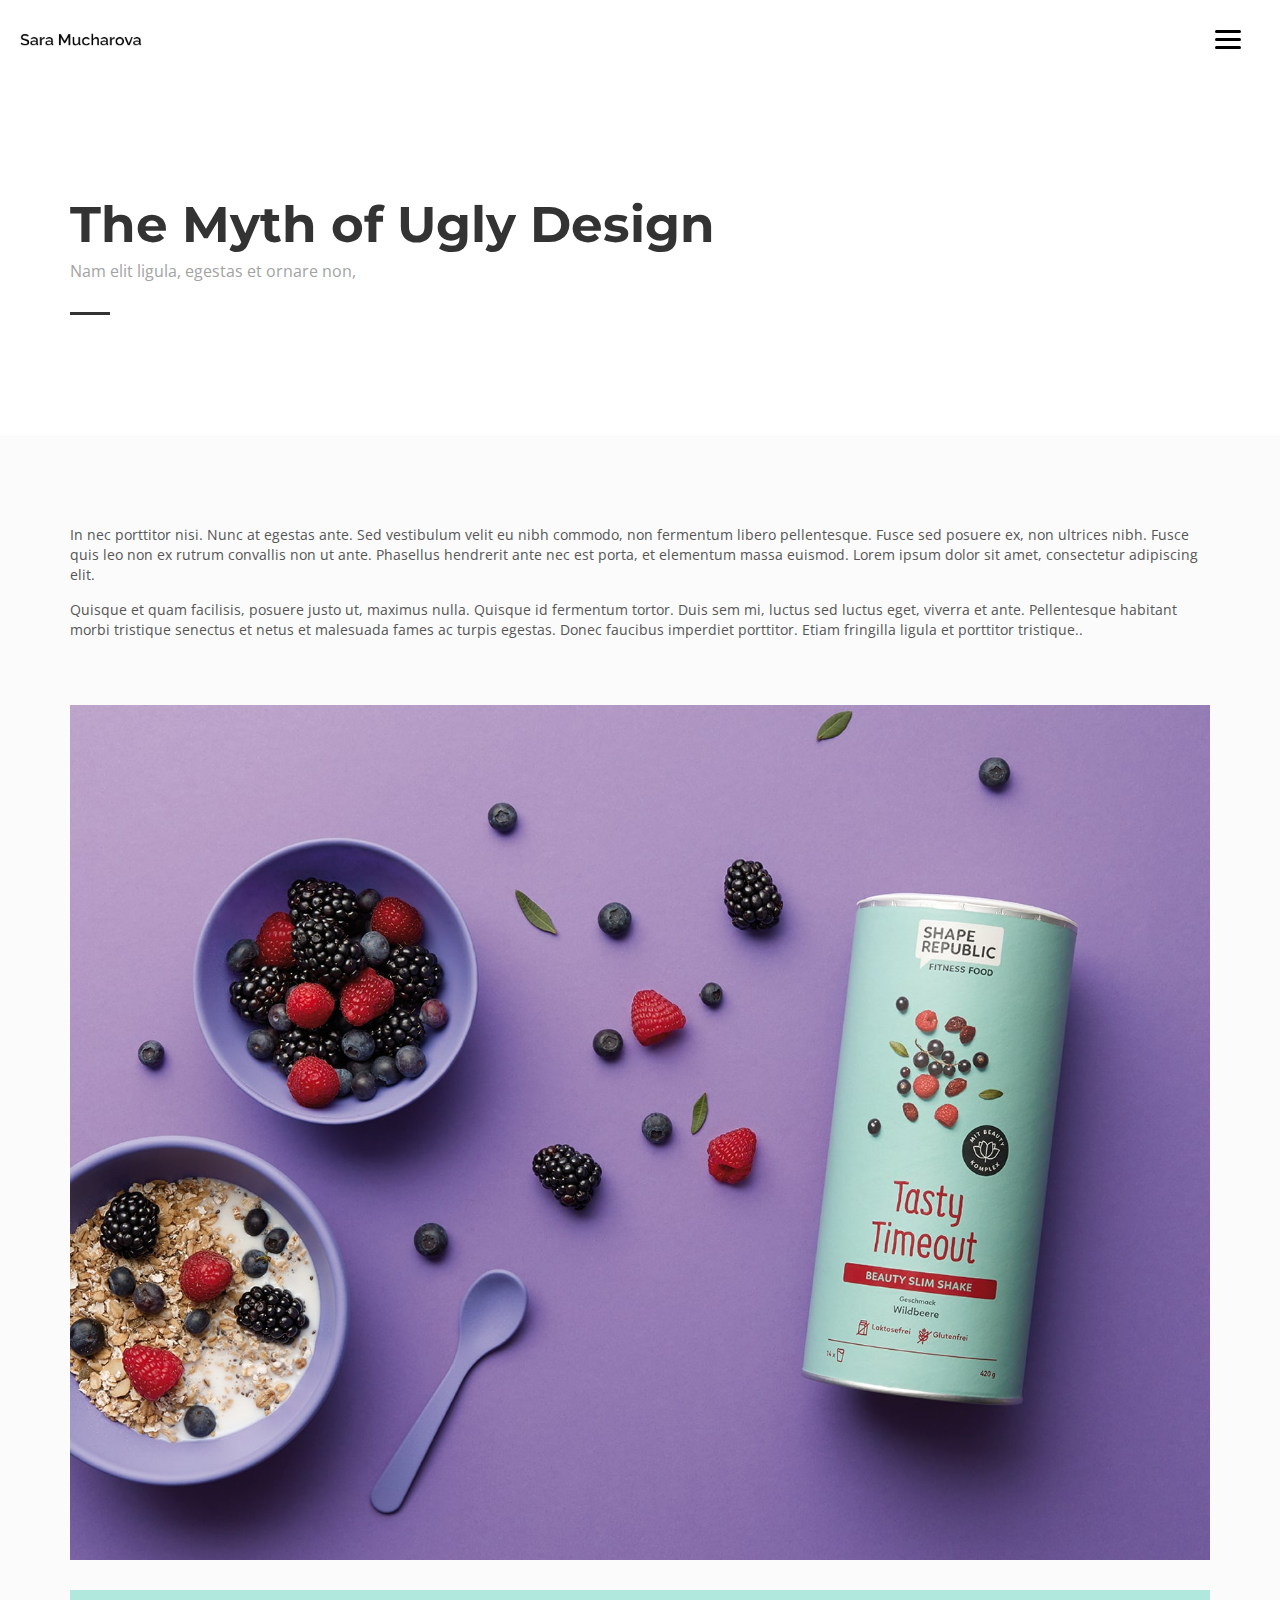
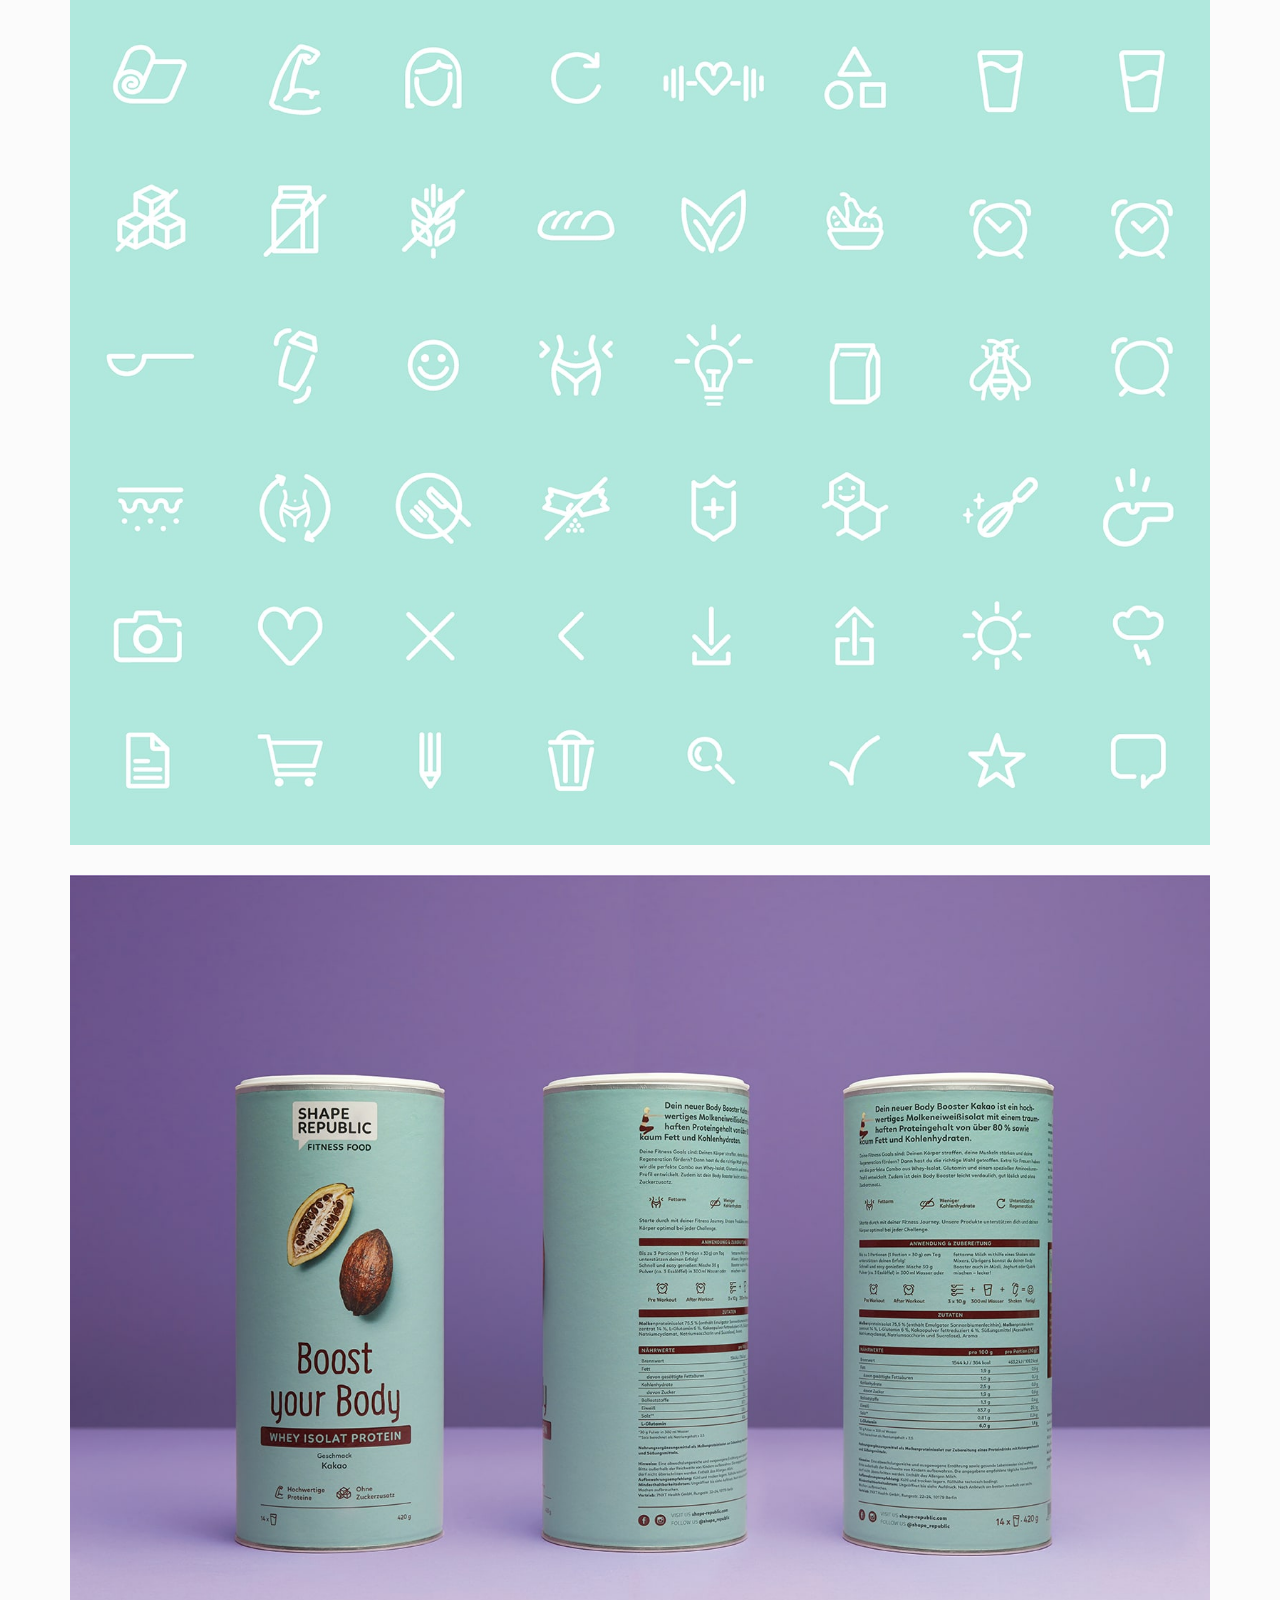
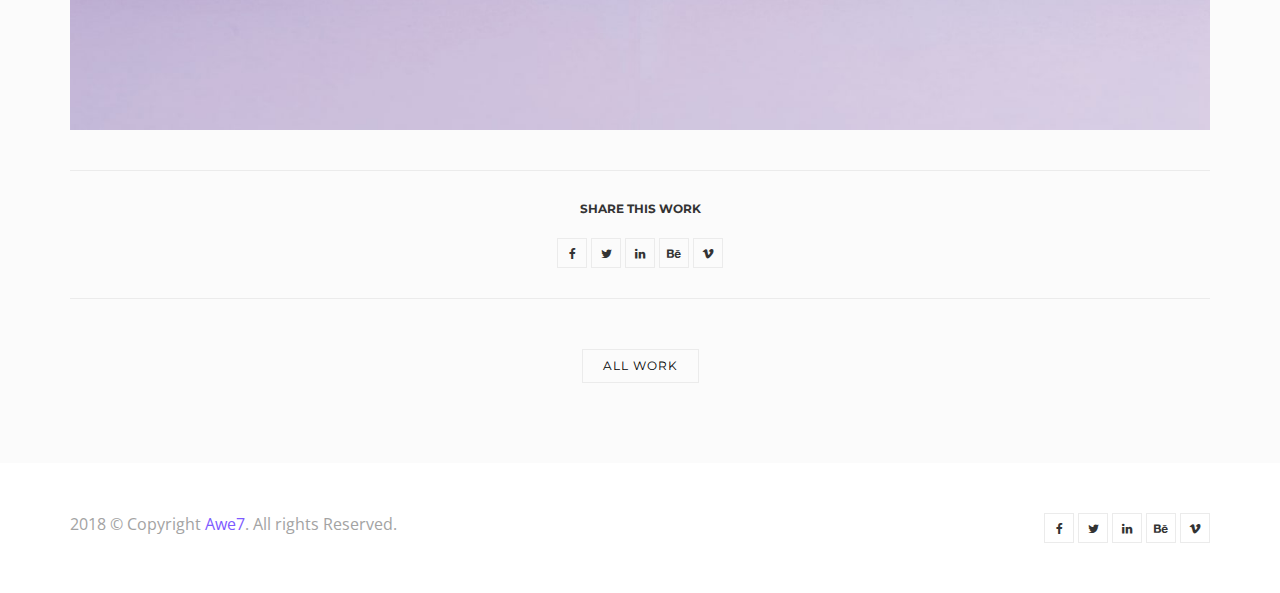
<file: work-detail.html>
<!DOCTYPE html>
<html>
	<head>
		<title>Work detail</title>
		<meta charset="utf-8">
		<meta name="viewport" content="width=device-width, initial-scale=1.0, maximum-scale=1.0, user-scalable=no">
		<meta name="format-detection" content="telephone=no">
		<meta name="apple-mobile-web-app-capable" content="yes">
		<!-- Fonts-->
		<link rel="stylesheet" type="text/css" href="assets/fonts/fontawesome/font-awesome.min.css">
		<link rel="stylesheet" type="text/css" href="assets/fonts/pe-icon/pe-icon.css">
		<!-- Vendors-->
		<link rel="stylesheet" type="text/css" href="assets/vendors/bootstrap/grid.css">
		<link rel="stylesheet" type="text/css" href="assets/vendors/magnific-popup/magnific-popup.min.css">
		<link rel="stylesheet" type="text/css" href="assets/vendors/swiper/swiper.css">
		<!-- App & fonts-->
		<link rel="stylesheet" type="text/css" href="https://fonts.googleapis.com/css?family=Montserrat:300,400,500,600,700|Open+Sans:400,700">
		<link rel="stylesheet" type="text/css" id="app-stylesheet" href="assets/css/main.css"><!--[if lt IE 9]>
			<script src="https://oss.maxcdn.com/libs/html5shiv/3.7.0/html5shiv.js"></script>
		<![endif]-->
	</head>
	
	<body>
		<div class="page-wrap" id="root">
			
			<!-- header -->
			<header class="header header--fixed">
				<div class="header__inner">
					<div class="header__logo"><a href="index.html"><img src="assets/img/logo.png" alt="" style="width: 122px;"/></a></div>
					<div class="navbar-toggle" id="fs-button">
						<div class="navbar-icon"><span></span></div>
					</div>
				</div>
				
				<!-- fullscreenmenu__module -->
				<div class="fullscreenmenu__module" trigger="#fs-button">
					
					<!-- overlay-menu -->
					<nav class="overlay-menu">
						
						<!--  -->
						<ul class="wil-menu-list">
							<li><a href="index.html">Home</a>
							</li>
							<li><a href="about.html">About</a>
							</li>
							<li><a href="work.html">Work</a>
							</li>
							<li><a href="blog.html">Blog</a>
							</li>
							<li><a href="contact.html">Contact</a>
							</li>
						</ul><!--  -->
						
					</nav><!-- End / overlay-menu -->
					
				</div><!-- End / fullscreenmenu__module -->
				
			</header><!-- End / header -->
			
			<!-- Content-->
			<div class="wil-content">
				
				<!-- Section -->
				<section class="awe-section">
					<div class="container">
						
						<!-- page-title -->
						<div class="page-title pb-40">
							<h2 class="page-title__title">The Myth of Ugly Design</h2>
							<p class="page-title__text">Nam elit ligula, egestas et ornare non, </p>
							<div class="page-title__divider"></div>
						</div><!-- End / page-title -->
						
					</div>
				</section>
				<!-- End / Section -->
				
				
				<!-- Section -->
				<section class="awe-section bg-gray">
					<div class="container">
						
						<!--  -->
						<div>
							<div class="work-detail__entry">
								<p>In nec porttitor nisi. Nunc at egestas ante. Sed vestibulum velit eu nibh commodo, non fermentum libero pellentesque. Fusce sed posuere ex, non ultrices nibh. Fusce quis leo non ex rutrum convallis non ut ante. Phasellus hendrerit ante nec est porta, et elementum massa euismod. Lorem ipsum dolor sit amet, consectetur adipiscing elit. </p>
								<p>Quisque et quam facilisis, posuere justo ut, maximus nulla. Quisque id fermentum tortor. Duis sem mi, luctus sed luctus eget, viverra et ante. Pellentesque habitant morbi tristique senectus et netus et malesuada fames ac turpis egestas. Donec faucibus imperdiet porttitor. Etiam fringilla ligula et porttitor tristique..</p><br>
								<div class="work-img"><img src="assets/img/works/01.jpg" alt=""></div>
								<div class="work-img"><img src="assets/img/works/02.jpg" alt=""></div>
								<div class="work-img"><img src="assets/img/works/03.jpg" alt=""></div>
							</div>
							<div class="sharebox__module awe-text-center">
								<p class="social-text">SHARE THIS WORK</p>
								
								<!-- social-icon -->
								<a class="social-icon" href="#"><i class="social-icon__icon fa fa-facebook"></i>
								</a><!-- End / social-icon -->
								
								
								<!-- social-icon -->
								<a class="social-icon" href="#"><i class="social-icon__icon fa fa-twitter"></i>
								</a><!-- End / social-icon -->
								
								
								<!-- social-icon -->
								<a class="social-icon" href="#"><i class="social-icon__icon fa fa-linkedin"></i>
								</a><!-- End / social-icon -->
								
								
								<!-- social-icon -->
								<a class="social-icon" href="#"><i class="social-icon__icon fa fa-behance"></i>
								</a><!-- End / social-icon -->
								
								
								<!-- social-icon -->
								<a class="social-icon" href="#"><i class="social-icon__icon fa fa-vimeo"></i>
								</a><!-- End / social-icon -->
								
							</div>
						</div><!-- End /  -->
						
						<div class="awe-text-center mt-50">
							<a class="md-btn md-btn--outline-primary " href="#">All work
							</a>
						</div>
					</div>
				</section>
				<!-- End / Section -->
				
			</div>
			<!-- End / Content-->
			
			<!-- footer -->
			<div class="footer">
				<div class="container">
					<div class="row">
						<div class="col-md-6 col-lg-6 ">
							<p class="footer__coppy">2018 &copy; Copyright <a href="http://awe7.com/">Awe7</a>. All rights Reserved.</p>
						</div>
						<div class="col-md-6 col-lg-6 ">
							<div class="footer__social">
								
								<!-- social-icon -->
								<a class="social-icon" href="#"><i class="social-icon__icon fa fa-facebook"></i>
								</a><!-- End / social-icon -->
								
								
								<!-- social-icon -->
								<a class="social-icon" href="#"><i class="social-icon__icon fa fa-twitter"></i>
								</a><!-- End / social-icon -->
								
								
								<!-- social-icon -->
								<a class="social-icon" href="#"><i class="social-icon__icon fa fa-linkedin"></i>
								</a><!-- End / social-icon -->
								
								
								<!-- social-icon -->
								<a class="social-icon" href="#"><i class="social-icon__icon fa fa-behance"></i>
								</a><!-- End / social-icon -->
								
								
								<!-- social-icon -->
								<a class="social-icon" href="#"><i class="social-icon__icon fa fa-vimeo"></i>
								</a><!-- End / social-icon -->
								
							</div>
						</div>
					</div>
				</div>
			</div><!-- End / footer -->
			
		</div>
		<!-- Vendors-->
		<script type="text/javascript" src="assets/vendors/jquery/jquery.min.js"></script>
		<script type="text/javascript" src="assets/vendors/imagesloaded/imagesloaded.pkgd.js"></script>
		<script type="text/javascript" src="assets/vendors/isotope-layout/isotope.pkgd.js"></script>
		<script type="text/javascript" src="assets/vendors/jquery-one-page/jquery.nav.min.js"></script>
		<script type="text/javascript" src="assets/vendors/jquery.easing/jquery.easing.min.js"></script>
		<script type="text/javascript" src="assets/vendors/jquery.matchHeight/jquery.matchHeight.min.js"></script>
		<script type="text/javascript" src="assets/vendors/magnific-popup/jquery.magnific-popup.min.js"></script>
		<script type="text/javascript" src="assets/vendors/masonry-layout/masonry.pkgd.js"></script>
		<script type="text/javascript" src="assets/vendors/jquery.waypoints/jquery.waypoints.min.js"></script>
		<script type="text/javascript" src="assets/vendors/swiper/swiper.jquery.js"></script>
		<script type="text/javascript" src="assets/vendors/menu/menu.js"></script>
		<script type="text/javascript" src="assets/vendors/typed/typed.min.js"></script>
		<!-- App-->
		<script type="text/javascript" src="assets/js/main.js"></script>
	</body>
</html>
</file>
<file: assets/fonts/pe-icon/pe-icon.css>
@font-face {
	font-family: 'Pe-icon-7-stroke';
	src:url('fonts/Pe-icon-7-stroke.eot?d7yf1v');
	src:url('fonts/Pe-icon-7-stroke.eot?#iefixd7yf1v') format('embedded-opentype'),
		url('fonts/Pe-icon-7-stroke.woff?d7yf1v') format('woff'),
		url('fonts/Pe-icon-7-stroke.ttf?d7yf1v') format('truetype'),
		url('fonts/Pe-icon-7-stroke.svg?d7yf1v#Pe-icon-7-stroke') format('svg');
	font-weight: normal;
	font-style: normal;
}

[class^="pe-7s-"], [class*=" pe-7s-"] {
	font-family: 'Pe-icon-7-stroke';
	speak: none;
	font-style: normal;
	font-weight: normal;
	font-variant: normal;
	text-transform: none;
	line-height: 1;

	/* Better Font Rendering =========== */
	-webkit-font-smoothing: antialiased;
	-moz-osx-font-smoothing: grayscale;
}

.pe-7s-album:before {
	content: "\e6aa";
}
.pe-7s-arc:before {
	content: "\e6ab";
}
.pe-7s-back-2:before {
	content: "\e6ac";
}
.pe-7s-bandaid:before {
	content: "\e6ad";
}
.pe-7s-car:before {
	content: "\e6ae";
}
.pe-7s-diamond:before {
	content: "\e6af";
}
.pe-7s-door-lock:before {
	content: "\e6b0";
}
.pe-7s-eyedropper:before {
	content: "\e6b1";
}
.pe-7s-female:before {
	content: "\e6b2";
}
.pe-7s-gym:before {
	content: "\e6b3";
}
.pe-7s-hammer:before {
	content: "\e6b4";
}
.pe-7s-headphones:before {
	content: "\e6b5";
}
.pe-7s-helm:before {
	content: "\e6b6";
}
.pe-7s-hourglass:before {
	content: "\e6b7";
}
.pe-7s-leaf:before {
	content: "\e6b8";
}
.pe-7s-magic-wand:before {
	content: "\e6b9";
}
.pe-7s-male:before {
	content: "\e6ba";
}
.pe-7s-map-2:before {
	content: "\e6bb";
}
.pe-7s-next-2:before {
	content: "\e6bc";
}
.pe-7s-paint-bucket:before {
	content: "\e6bd";
}
.pe-7s-pendrive:before {
	content: "\e6be";
}
.pe-7s-photo:before {
	content: "\e6bf";
}
.pe-7s-piggy:before {
	content: "\e6c0";
}
.pe-7s-plugin:before {
	content: "\e6c1";
}
.pe-7s-refresh-2:before {
	content: "\e6c2";
}
.pe-7s-rocket:before {
	content: "\e6c3";
}
.pe-7s-settings:before {
	content: "\e6c4";
}
.pe-7s-shield:before {
	content: "\e6c5";
}
.pe-7s-smile:before {
	content: "\e6c6";
}
.pe-7s-usb:before {
	content: "\e6c7";
}
.pe-7s-vector:before {
	content: "\e6c8";
}
.pe-7s-wine:before {
	content: "\e6c9";
}
.pe-7s-cloud-upload:before {
	content: "\e68a";
}
.pe-7s-cash:before {
	content: "\e68c";
}
.pe-7s-close:before {
	content: "\e680";
}
.pe-7s-bluetooth:before {
	content: "\e68d";
}
.pe-7s-cloud-download:before {
	content: "\e68b";
}
.pe-7s-way:before {
	content: "\e68e";
}
.pe-7s-close-circle:before {
	content: "\e681";
}
.pe-7s-id:before {
	content: "\e68f";
}
.pe-7s-angle-up:before {
	content: "\e682";
}
.pe-7s-wristwatch:before {
	content: "\e690";
}
.pe-7s-angle-up-circle:before {
	content: "\e683";
}
.pe-7s-world:before {
	content: "\e691";
}
.pe-7s-angle-right:before {
	content: "\e684";
}
.pe-7s-volume:before {
	content: "\e692";
}
.pe-7s-angle-right-circle:before {
	content: "\e685";
}
.pe-7s-users:before {
	content: "\e693";
}
.pe-7s-angle-left:before {
	content: "\e686";
}
.pe-7s-user-female:before {
	content: "\e694";
}
.pe-7s-angle-left-circle:before {
	content: "\e687";
}
.pe-7s-up-arrow:before {
	content: "\e695";
}
.pe-7s-angle-down:before {
	content: "\e688";
}
.pe-7s-switch:before {
	content: "\e696";
}
.pe-7s-angle-down-circle:before {
	content: "\e689";
}
.pe-7s-scissors:before {
	content: "\e697";
}
.pe-7s-wallet:before {
	content: "\e600";
}
.pe-7s-safe:before {
	content: "\e698";
}
.pe-7s-volume2:before {
	content: "\e601";
}
.pe-7s-volume1:before {
	content: "\e602";
}
.pe-7s-voicemail:before {
	content: "\e603";
}
.pe-7s-video:before {
	content: "\e604";
}
.pe-7s-user:before {
	content: "\e605";
}
.pe-7s-upload:before {
	content: "\e606";
}
.pe-7s-unlock:before {
	content: "\e607";
}
.pe-7s-umbrella:before {
	content: "\e608";
}
.pe-7s-trash:before {
	content: "\e609";
}
.pe-7s-tools:before {
	content: "\e60a";
}
.pe-7s-timer:before {
	content: "\e60b";
}
.pe-7s-ticket:before {
	content: "\e60c";
}
.pe-7s-target:before {
	content: "\e60d";
}
.pe-7s-sun:before {
	content: "\e60e";
}
.pe-7s-study:before {
	content: "\e60f";
}
.pe-7s-stopwatch:before {
	content: "\e610";
}
.pe-7s-star:before {
	content: "\e611";
}
.pe-7s-speaker:before {
	content: "\e612";
}
.pe-7s-signal:before {
	content: "\e613";
}
.pe-7s-shuffle:before {
	content: "\e614";
}
.pe-7s-shopbag:before {
	content: "\e615";
}
.pe-7s-share:before {
	content: "\e616";
}
.pe-7s-server:before {
	content: "\e617";
}
.pe-7s-search:before {
	content: "\e618";
}
.pe-7s-film:before {
	content: "\e6a5";
}
.pe-7s-science:before {
	content: "\e619";
}
.pe-7s-disk:before {
	content: "\e6a6";
}
.pe-7s-ribbon:before {
	content: "\e61a";
}
.pe-7s-repeat:before {
	content: "\e61b";
}
.pe-7s-refresh:before {
	content: "\e61c";
}
.pe-7s-add-user:before {
	content: "\e6a9";
}
.pe-7s-refresh-cloud:before {
	content: "\e61d";
}
.pe-7s-paperclip:before {
	content: "\e69c";
}
.pe-7s-radio:before {
	content: "\e61e";
}
.pe-7s-note2:before {
	content: "\e69d";
}
.pe-7s-print:before {
	content: "\e61f";
}
.pe-7s-network:before {
	content: "\e69e";
}
.pe-7s-prev:before {
	content: "\e620";
}
.pe-7s-mute:before {
	content: "\e69f";
}
.pe-7s-power:before {
	content: "\e621";
}
.pe-7s-medal:before {
	content: "\e6a0";
}
.pe-7s-portfolio:before {
	content: "\e622";
}
.pe-7s-like2:before {
	content: "\e6a1";
}
.pe-7s-plus:before {
	content: "\e623";
}
.pe-7s-left-arrow:before {
	content: "\e6a2";
}
.pe-7s-play:before {
	content: "\e624";
}
.pe-7s-key:before {
	content: "\e6a3";
}
.pe-7s-plane:before {
	content: "\e625";
}
.pe-7s-joy:before {
	content: "\e6a4";
}
.pe-7s-photo-gallery:before {
	content: "\e626";
}
.pe-7s-pin:before {
	content: "\e69b";
}
.pe-7s-phone:before {
	content: "\e627";
}
.pe-7s-plug:before {
	content: "\e69a";
}
.pe-7s-pen:before {
	content: "\e628";
}
.pe-7s-right-arrow:before {
	content: "\e699";
}
.pe-7s-paper-plane:before {
	content: "\e629";
}
.pe-7s-delete-user:before {
	content: "\e6a7";
}
.pe-7s-paint:before {
	content: "\e62a";
}
.pe-7s-bottom-arrow:before {
	content: "\e6a8";
}
.pe-7s-notebook:before {
	content: "\e62b";
}
.pe-7s-note:before {
	content: "\e62c";
}
.pe-7s-next:before {
	content: "\e62d";
}
.pe-7s-news-paper:before {
	content: "\e62e";
}
.pe-7s-musiclist:before {
	content: "\e62f";
}
.pe-7s-music:before {
	content: "\e630";
}
.pe-7s-mouse:before {
	content: "\e631";
}
.pe-7s-more:before {
	content: "\e632";
}
.pe-7s-moon:before {
	content: "\e633";
}
.pe-7s-monitor:before {
	content: "\e634";
}
.pe-7s-micro:before {
	content: "\e635";
}
.pe-7s-menu:before {
	content: "\e636";
}
.pe-7s-map:before {
	content: "\e637";
}
.pe-7s-map-marker:before {
	content: "\e638";
}
.pe-7s-mail:before {
	content: "\e639";
}
.pe-7s-mail-open:before {
	content: "\e63a";
}
.pe-7s-mail-open-file:before {
	content: "\e63b";
}
.pe-7s-magnet:before {
	content: "\e63c";
}
.pe-7s-loop:before {
	content: "\e63d";
}
.pe-7s-look:before {
	content: "\e63e";
}
.pe-7s-lock:before {
	content: "\e63f";
}
.pe-7s-lintern:before {
	content: "\e640";
}
.pe-7s-link:before {
	content: "\e641";
}
.pe-7s-like:before {
	content: "\e642";
}
.pe-7s-light:before {
	content: "\e643";
}
.pe-7s-less:before {
	content: "\e644";
}
.pe-7s-keypad:before {
	content: "\e645";
}
.pe-7s-junk:before {
	content: "\e646";
}
.pe-7s-info:before {
	content: "\e647";
}
.pe-7s-home:before {
	content: "\e648";
}
.pe-7s-help2:before {
	content: "\e649";
}
.pe-7s-help1:before {
	content: "\e64a";
}
.pe-7s-graph3:before {
	content: "\e64b";
}
.pe-7s-graph2:before {
	content: "\e64c";
}
.pe-7s-graph1:before {
	content: "\e64d";
}
.pe-7s-graph:before {
	content: "\e64e";
}
.pe-7s-global:before {
	content: "\e64f";
}
.pe-7s-gleam:before {
	content: "\e650";
}
.pe-7s-glasses:before {
	content: "\e651";
}
.pe-7s-gift:before {
	content: "\e652";
}
.pe-7s-folder:before {
	content: "\e653";
}
.pe-7s-flag:before {
	content: "\e654";
}
.pe-7s-filter:before {
	content: "\e655";
}
.pe-7s-file:before {
	content: "\e656";
}
.pe-7s-expand1:before {
	content: "\e657";
}
.pe-7s-exapnd2:before {
	content: "\e658";
}
.pe-7s-edit:before {
	content: "\e659";
}
.pe-7s-drop:before {
	content: "\e65a";
}
.pe-7s-drawer:before {
	content: "\e65b";
}
.pe-7s-download:before {
	content: "\e65c";
}
.pe-7s-display2:before {
	content: "\e65d";
}
.pe-7s-display1:before {
	content: "\e65e";
}
.pe-7s-diskette:before {
	content: "\e65f";
}
.pe-7s-date:before {
	content: "\e660";
}
.pe-7s-cup:before {
	content: "\e661";
}
.pe-7s-culture:before {
	content: "\e662";
}
.pe-7s-crop:before {
	content: "\e663";
}
.pe-7s-credit:before {
	content: "\e664";
}
.pe-7s-copy-file:before {
	content: "\e665";
}
.pe-7s-config:before {
	content: "\e666";
}
.pe-7s-compass:before {
	content: "\e667";
}
.pe-7s-comment:before {
	content: "\e668";
}
.pe-7s-coffee:before {
	content: "\e669";
}
.pe-7s-cloud:before {
	content: "\e66a";
}
.pe-7s-clock:before {
	content: "\e66b";
}
.pe-7s-check:before {
	content: "\e66c";
}
.pe-7s-chat:before {
	content: "\e66d";
}
.pe-7s-cart:before {
	content: "\e66e";
}
.pe-7s-camera:before {
	content: "\e66f";
}
.pe-7s-call:before {
	content: "\e670";
}
.pe-7s-calculator:before {
	content: "\e671";
}
.pe-7s-browser:before {
	content: "\e672";
}
.pe-7s-box2:before {
	content: "\e673";
}
.pe-7s-box1:before {
	content: "\e674";
}
.pe-7s-bookmarks:before {
	content: "\e675";
}
.pe-7s-bicycle:before {
	content: "\e676";
}
.pe-7s-bell:before {
	content: "\e677";
}
.pe-7s-battery:before {
	content: "\e678";
}
.pe-7s-ball:before {
	content: "\e679";
}
.pe-7s-back:before {
	content: "\e67a";
}
.pe-7s-attention:before {
	content: "\e67b";
}
.pe-7s-anchor:before {
	content: "\e67c";
}
.pe-7s-albums:before {
	content: "\e67d";
}
.pe-7s-alarm:before {
	content: "\e67e";
}
.pe-7s-airplay:before {
	content: "\e67f";
}
</file>
<file: assets/css/main.css>
/*--------------------------------------------------------------------------------

	# Minimis Template 1.0 - Mar 1, 2018
	# ------------------------------------------------------------------------
	# Designed & coded by Awe7
	# Websites:  http://www.awe7.com -  Email: info@awe7.com

----------------------------------------------------------------------------------

	1. base
	2. button
	3. form-item
	4. button
	5. about
	6. contact
	7. form_item
	8. fullscreenmenu
	9. grid-css
	10. hoverbox
	11. page_title
	12. post_detail
	13. post
	14. progress
	15. socialicon
	16. title
	17. typing
	18. work_detail
	19. work
	20. footer
	21. header-01
	22. Layout
	23. Grid Boostrap 
	24. Font size
	25. Margin Padding
	26. Swiper
	27. Swiper

--------------------------------------------------------------------------------*/

/* 1. base
--------------------------------------------------------------------------------*/

a[disabled], input[disabled], button[disabled], textarea[disabled] {
    cursor: not-allowed !important;
    opacity: .5 !important;
}

a:focus, input:focus, button:focus, textarea:focus {
    outline: none;
}

p {
    margin-top: 0;
    margin-bottom: 10px;
}

img {
    max-width: 100%;
    height: auto;
    border: 0;
}

.page-wrap {
    overflow: hidden;
}

.awe-section {
    position: relative;
    background-repeat: no-repeat;
    background-size: cover;
    background-position: center center;
    z-index: 9;
    padding-top: 50px;
    padding-bottom: 50px;
}

@media (min-width: 320px) {
    .awe-section {
        padding-top: calc(6.81818vw + 28.18182px);
        padding-bottom: calc(6.81818vw + 28.18182px);
    }
}

@media (min-width: 1200px) {
    .awe-section {
        padding-top: 110px;
        padding-bottom: 110px;
    }
}

.awe-text-left, .text-left {
    text-align: left !important;
}

.awe-text-center, .text-center {
    text-align: center !important;
}

.awe-text-right, .text-right {
    text-align: right !important;
}

.awe-text-underline {
    text-decoration: underline !important;
}

.awe-round {
    border-radius: 5px !important;
}

.awe-pill {
    border-radius: 50% !important;
}

.awe-tb {
    display: table;
    width: 100%;
    height: 100%;
}

.awe-tb__cell {
    display: table-cell;
    vertical-align: middle;
}

.awe-overlay, [data-gradient-bg] > canvas {
    position: absolute;
    width: 100%;
    height: 100%;
    top: 0;
    left: 0;
    z-index: -1;
}

.awe-overlay {
    background-color: rgba(0, 0, 0, .4);
}

.bg-fixed {
    background-attachment: fixed;
}

.awe-bg-cover {
    background-repeat: no-repeat;
    background-size: cover;
    background-position: center center;
}

.full {
    width: 100%;
    height: 100vh;
}

.embed-responsive {
    position: relative;
    display: block;
    height: 0;
    padding: 0;
    overflow: hidden;
}

.embed-responsive.embed-responsive-4by3 {
    padding-bottom: 75%;
}

.embed-responsive.embed-responsive-16by9 {
    padding-bottom: 56.25%;
}

.embed-responsive .embed-responsive-item, .embed-responsive iframe,
.embed-responsive embed, .embed-responsive object {
    position: absolute;
    top: 0;
    bottom: 0;
    left: 0;
    width: 100%;
    height: 100%;
    border: 0;
}

/* table Responsive */

.table-responsive-01 {
    width: 100%;
    overflow-y: hidden;
    overflow-x: auto;
}

.table-responsive-01 table > thead > tr > th,
.table-responsive-01 table > thead > tr > td,
.table-responsive-01 table > tbody > tr > th,
.table-responsive-01 table > tbody > tr > td,
.table-responsive-01 table > tfoot > tr > th,
.table-responsive-01 table > tfoot > tr > td {
    white-space: nowrap;
}

@media (max-width: 991px) {
    .table-responsive-02 table, .table-responsive-02 thead,
    .table-responsive-02 tbody, .table-responsive-02 th, .table-responsive-02 td,
    .table-responsive-02 tr {
        display: block;
    }

    .table-responsive-02 thead {
        border-top: 1px solid #e8e8e8 !important;
        border-bottom: none !important;
    }

    .table-responsive-02 thead tr {
        position: absolute;
        top: -9999px;
        left: -9999px;
    }

    .table-responsive-02 tr {
        padding: 15px 0;
        border-left: 1px solid #e8e8e8;
        border-right: 1px solid #e8e8e8;
    }

    .table-responsive-02 td {
        position: relative;
        padding: 15px 10px 15px 30% !important;
    }

    .table-responsive-02 td:before {
        content: attr(data-th);
        position: absolute;
        top: 15px;
        left: 20px;
        width: 25%;
        padding-right: 10px;
    }
}

a {
    color: #7e5bff;
}

a:hover {
    text-decoration: line-through;
    color: #7e5bff;
}

a:focus {
    text-decoration: none;
}

::-moz-selection {
    color: #fff;
    background-color: #333;
}

::selection {
    color: #fff;
    background-color: #333;
}

.awe-section {
    padding-top: 40px;
    padding-bottom: 40px;
}

@media (min-width: 320px) {
    .awe-section {
        padding-top: calc(4.54545vw + 25.45455px);
        padding-bottom: calc(4.54545vw + 25.45455px);
    }
}

@media (min-width: 1200px) {
    .awe-section {
        padding-top: 80px;
        padding-bottom: 80px;
    }
}

hr {
    margin-top: 10px;
    margin-bottom: 10px;
    border-color: #ebebeb;
}

.page-wrap {
    position: relative;
}

/* 2. button
--------------------------------------------------------------------------------*/

.md-btn {
    display: inline-block;
    border: 1px solid #ebebeb;
    box-shadow: none;
    outline: none;
    margin: 0;
    text-align: center;
    font-size: 12px;
    padding: 10px 20px;
    color: #000;
    background-color: #eee;
    transition: all .3s ease;
    text-decoration: none;
    vertical-align: middle;
    overflow: hidden;
    cursor: pointer;
    font-family: "Montserrat", sans-serif;
    line-height: 1;
    letter-spacing: 1px;
    text-transform: uppercase;
}

.md-btn:hover {
    background-color: #ebebeb;
    color: #000;
    text-decoration: line-through;
}

.md-btn[disabled] {
    opacity: .65;
    cursor: not-allowed;
}

.md-btn--primary {
    background-color: #7e5bff;
    color: #fff;
}

.md-btn--primary:hover {
    background-color: #7e5bffcc;
    color: #fff;
}

.md-btn--primary:focus {
    background-color: #000;
    color: #fff;
}

.md-btn--success {
    background-color: #5cb85c;
    color: #fff;
}

.md-btn--success:hover {
    background-color: #449d44;
    color: #fff;
}

.md-btn--success:focus {
    background-color: #449d44;
    color: #fff;
}

.md-btn--info {
    background-color: #5bc0de;
    color: #fff;
}

.md-btn--info:hover {
    background-color: #31b0d5;
    color: #fff;
}

.md-btn--info:focus {
    background-color: #31b0d5;
    color: #fff;
}

.md-btn--warning {
    background-color: #f0ad4e;
    color: #fff;
}

.md-btn--warning:hover {
    background-color: #ec971f;
    color: #fff;
}

.md-btn--warning:focus {
    background-color: #ec971f;
    color: #fff;
}

.md-btn--danger {
    background-color: #d9534f;
    color: #fff;
}

.md-btn--danger:hover {
    background-color: #c9302c;
    color: #fff;
}

.md-btn--danger:focus {
    background-color: #c9302c;
    color: #fff;
}

.md-btn--link {
    background-color: transparent;
    color: #fe6565;
}

.md-btn--link:hover {
    background-color: transparent;
    color: #fe6565;
    text-decoration: underline;
}

.md-btn--link:focus {
    background-color: transparent;
    color: #fe6565;
}

.md-btn--dark {
    background-color: #000;
    color: #fff;
}

.md-btn--dark:hover {
    background-color: #fe6565;
    color: #fff;
}

.md-btn--dark:focus {
    background-color: #fe6565;
    color: #fff;
}

.md-btn--xs {
    padding: 6px 15px;
    font-size: 12px;
}

.md-btn--sm {
    padding: 8px 15px;
    min-width: 100px;
    font-size: 12px;
}

.md-btn--md {
    padding: 10px 20px;
    min-width: 140px;
    font-size: 14px;
}

.md-btn--lg {
    padding: 14px 24px;
    min-width: 160px;
    font-size: 16px;
}

.md-btn--square {
    border-radius: 0;
}

.md-btn--round {
    border-radius: 5px;
}

.md-btn--pill {
    border-radius: 40px;
}

.md-btn--block {
    display: block;
    width: 100%;
}

.md-btn--disabled {
    opacity: .65;
    cursor: not-allowed;
}

.md-btn--outline-primary {
    background-color: transparent;
}

.md-btn--outline-primary:hover {
    background-color: #7e5bff;
    border-color: #7e5bff;
    color: #fff;
}

/* 3. form-item
--------------------------------------------------------------------------------*/

input:not([type="button"]):not([type="submit"]):not([type="radio"]):not([type="checkbox"]):not([type="color"]),
select2, textarea, select, product__number:not([type="text"]) {
    box-shadow: none;
    outline: none;
    margin: 0;
    border-radius: 0;
    padding: 0 15px;
    line-height: 48px;
    border: 1px solid #ebebeb;
    color: #c0c0c0;
    font-size: 14px;
    vertical-align: middle;
    height: 50px;
    width: 100%;
}

input:not([type="button"]):not([type="submit"]):not([type="radio"]):not([type="checkbox"]):not([type="color"])::-webkit-input-placeholder,
select2::-webkit-input-placeholder, textarea::-webkit-input-placeholder,
select::-webkit-input-placeholder,
product__number:not([type="text"])::-webkit-input-placeholder {
    color: #c0c0c0;
    text-transform: capitalize;
}

input:not([type="button"]):not([type="submit"]):not([type="radio"]):not([type="checkbox"]):not([type="color"])::-moz-placeholder,
select2::-moz-placeholder, textarea::-moz-placeholder, select::-moz-placeholder,
product__number:not([type="text"])::-moz-placeholder {
    color: #c0c0c0;
    text-transform: capitalize;
}

input:not([type="button"]):not([type="submit"]):not([type="radio"]):not([type="checkbox"]):not([type="color"]):-moz-placeholder,
select2:-moz-placeholder, textarea:-moz-placeholder, select:-moz-placeholder,
product__number:not([type="text"]):-moz-placeholder {
    color: #c0c0c0;
    text-transform: capitalize;
}

input:not([type="button"]):not([type="submit"]):not([type="radio"]):not([type="checkbox"]):not([type="color"]):-ms-input-placeholder,
select2:-ms-input-placeholder, textarea:-ms-input-placeholder,
select:-ms-input-placeholder,
product__number:not([type="text"]):-ms-input-placeholder {
    color: #c0c0c0;
    text-transform: capitalize;
}

input:not([type="button"]):not([type="submit"]):not([type="radio"]):not([type="checkbox"]):not([type="color"])[disabled],
select2[disabled], textarea[disabled], select[disabled],
product__number:not([type="text"])[disabled] {
    opacity: .65;
    cursor: not-allowed;
}

input:not([type="button"]):not([type="submit"]):not([type="radio"]):not([type="checkbox"]):not([type="color"]),
textarea {
    -webkit-appearance: none;
       -moz-appearance: none;
            appearance: none;
}

input[type="checkbox"], input[type="radio"] {
    width: auto !important;
}

textarea {
    line-height: 1.3;
    padding-top: 10px;
    padding-bottom: 10px;
    min-height: 80px;
    resize: none;
}

/* Typography */

body {
    margin: 0;
    padding: 0;
    line-height: 1.4;
    font-size: 16px;
    font-weight: 400;
    font-family: "Open Sans", sans-serif;
    color: #555;
}

body.awe-skin-dark {
    background-color: #333;
}

.awe-skin-dark {
    color: rgba(255, 255, 255, .8);
}

.awe-skin-dark h1, .awe-skin-dark h2, .awe-skin-dark h3, .awe-skin-dark h4,
.awe-skin-dark h5, .awe-skin-dark h6 {
    color: #fff;
}

p {
    margin-bottom: 16px;
}

a {
    transition: all .3s ease;
}

a, input, textarea, select {
    outline: none;
}

h1, h2, h3, h4, h5, h6 {
    font-weight: 700;
    line-height: 1.4;
    color: #333;
    font-family: "Montserrat", sans-serif;
}

h1 a, h2 a, h3 a, h4 a, h5 a, h6 a {
    color: inherit;
    text-decoration: none;
}

h1 a:hover, h2 a:hover, h3 a:hover, h4 a:hover, h5 a:hover, h6 a:hover {
    color: inherit;
    text-decoration: none;
}

h1 {
    font-size: 60px;
}

h2 {
    font-size: 44px;
}

h3 {
    font-size: 34px;
}

h4 {
    font-size: 25px;
}

h5 {
    font-size: 18px;
}

h6 {
    font-size: 14px;
}

h3, h1, h2, h3 {
    margin-top: 30px;
    margin-bottom: 15px;
}

h4, h5, h6 {
    margin-top: 20px;
    margin-bottom: 10px;
}

img {
    max-width: 100%;
}

blockquote {
    position: relative;
    font-family: "Montserrat", sans-serif;
    font-size: 18px;
    border: 0;
    padding: 0;
    margin: 0;
    margin-bottom: 30px;
}

blockquote p {
    font-style: italic;
    margin-bottom: 0;
}

blockquote i {
    font-size: 40px !important;
    margin-bottom: 20px;
}

blockquote cite {
    display: block;
    font-size: 16px;
    font-style: normal;
    font-family: "Open Sans", sans-serif;
    font-weight: 700;
    margin-top: 15px;
}

blockquote small {
    font-weight: 400;
}

@media (min-width: 768px) {
    blockquote {
        font-size: 24px;
    }
}

abbr {
    color: #67dee8;
    border-width: 2px;
}

mark, .mark {
    background-color: #7e5bff;
    color: #fff;
}

ul {
    list-style: none;
    margin: 0;
    padding: 0;
}

/* 4. button
--------------------------------------------------------------------------------*/

.btn {
    text-transform: uppercase;
}

.btn-custom {
    position: relative;
    padding-right: 50px;
}

.btn-custom:after {
    content: '\F178';
    font-family: 'fontAwesome';
    position: absolute;
    top: 50%;
    right: 12px;
    transform: translateY(-50%);
}

/* 5. about
--------------------------------------------------------------------------------*/

.about__subtitle {
    color: #333;
    margin-bottom: 30px;
    font-family: "Montserrat", sans-serif;
    font-weight: 500;
}

.about__title {
    font-size: 25px;
    font-weight: bold;
    text-transform: uppercase;
    margin-top: 0;
    margin-bottom: 10px;
}

.about__text {
    font-size: 14px;
    margin-bottom: 40px;
}

.about__text p {
    margin-bottom: 20px;
}

/* 6. contact
--------------------------------------------------------------------------------*/

.contact {
    position: relative;
    padding-left: 55px;
    margin-bottom: 30px;
    z-index: 9;
}

.contact__icon {
    position: absolute;
    top: 5px;
    left: 0;
    width: 40px;
    height: 40px;
    line-height: 40px;
    border-radius: 50%;
    text-align: center;
    border: 1px solid #7e5bff;
    color: #7e5bff;
    font-size: 20px;
}

.contact__title {
    font-size: 16px;
    font-weight: 600;
    text-transform: uppercase;
    letter-spacing: 1px;
    margin-top: 0;
    margin-bottom: 5px;
}

.contact__text {
    font-size: 14px;
}

/* 7. form_item
--------------------------------------------------------------------------------*/

.form-item {
    margin-bottom: 25px;
    overflow: hidden;
}

.form__label {
    display: block;
    font-family: "Montserrat", sans-serif;
    text-transform: capitalize;
    color: #333;
    margin-bottom: 10px;
}

.form-wrapper {
    margin: 0 -15px;
    overflow: hidden;
}

.form-wrapper .form-item {
    padding: 0 15px;
}

.form-item-btn-center {
    text-align: center;
}

@media (min-width: 769px) {
    .form-item--half {
        width: 50%;
        float: left;
    }

    .form-item-btn-right {
        text-align: right;
    }
}

/* 8. fullscreenmenu
--------------------------------------------------------------------------------*/

.fullscreenmenu__module {
    position: fixed;
    background-color: rgba(0, 0, 0, .8);
    top: 0;
    left: 0;
    right: 0;
    width: 100%;
    height: 100%;
    opacity: 0;
    visibility: hidden;
    overflow: hidden;
    transition: all .2s linear;
}

.open {
    opacity: 1;
    visibility: visible;
    z-index: 99;
    transition: all .2s linear;
}

.open li {
    animation: fadeInUp .35s ease forwards;
    animation-delay: .1s;
}

.open li:nth-of-type(2) {
    animation-delay: .15s;
}

.open li:nth-of-type(3) {
    animation-delay: .25s;
}

.open li:nth-of-type(4) {
    animation-delay: .35s;
}

.open li:nth-of-type(5) {
    animation-delay: .45s;
}

.open li:nth-of-type(6) {
    animation-delay: .55s;
}

.open li:nth-of-type(7) {
    animation-delay: .65s;
}

.open li:nth-of-type(8) {
    animation-delay: .75s;
}

.open li:nth-of-type(9) {
    animation-delay: .85s;
}

.open li:nth-of-type(10) {
    animation-delay: .95s;
}

@keyframes fadeInUp {
    0% {
        opacity: 0;
        transform: translate3d(0, 100%, 0);
    }

    100% {
        opacity: 1;
        transform: none;
    }
}

.overlay-menu {
    position: relative;
    top: 50%;
    text-align: center;
    transform: translateY(-50%);
}

.overlay-menu ul {
    display: inline-block;
    list-style: none;
    height: 100%;
    margin: 0 auto;
    padding: 0;
    position: relative;
}

.overlay-menu ul li {
    display: block;
    position: relative;
    opacity: 0;
}

.overlay-menu ul li a {
    display: block;
    position: relative;
    overflow: hidden;
    font-family: "Montserrat", sans-serif;
    font-size: 30px;
    font-weight: 600;
    color: #fff;
    text-decoration: none;
    text-transform: uppercase;
    padding: 5px 0;
    transition: all .2s linear;
}

@media (min-width: 320px) {
    .overlay-menu ul li a {
        font-size: calc(2.27273vw + 22.72727px);
    }
}

@media (min-width: 1200px) {
    .overlay-menu ul li a {
        font-size: 50px;
    }
}

.overlay-menu ul li.active > a, .overlay-menu ul li a:hover {
    color: #7e5bff;
    text-decoration: line-through;
}

.fs-button {
    position: absolute;
    z-index: 300;
    cursor: pointer;
    width: 20px;
    height: 20px;
    transform: rotate(0deg);
    transition: .2s ease-in-out;
    cursor: pointer;
}

.fs-button span {
    background: #fff;
    display: block;
    position: absolute;
    left: 0;
    height: 3px;
    width: 100%;
    opacity: 1;
    transform: rotate(0deg);
    transition: .25s ease-in-out;
}

.fs-button span:nth-child(1) {
    top: 0;
}

.fs-button span:nth-child(2) {
    top: 6px;
}

.fs-button span:nth-child(3) {
    top: 12px;
}

.fs-button.open span:nth-child(2) {
    top: 6px;
    left: 50%;
    width: 0%;
}

.fs-button.open span:nth-child(1) {
    top: 6px;
    transform: rotate(45deg);
}

.fs-button.open span:nth-child(3) {
    top: 6px;
    transform: rotate(-45deg);
}

.grid-css .grid-item .grid-item__inner {
    position: relative;
}

.grid-css.grid-css--grid .grid-item__content-wrapper {
    position: absolute;
}

.grid-css.grid-css--grid .grid-item__content-wrapper {
    margin: 0 !important;
}

.grid-css.grid-css--grid .grid-item__inner {
    padding-top: 100%;
}

.grid-css.grid-css--grid .grid-item.extra-large .grid-item__inner,
.grid-css.grid-css--grid .grid-item.wide .grid-item__inner {
    padding-top: 50%;
}

.grid-css.grid-css--grid .grid-item.high .grid-item__inner {
    padding-top: 200%;
}

.grid-css.grid-css--grid[data-ratio="4by3"] .grid-item__inner {
    padding-top: 75%;
}

.grid-css.grid-css--grid[data-ratio="4by3"] .grid-item.extra-large .grid-item__inner,
.grid-css.grid-css--grid[data-ratio="4by3"] .grid-item.wide .grid-item__inner {
    padding-top: 37.5%;
}

.grid-css.grid-css--grid[data-ratio="4by3"] .grid-item.high .grid-item__inner {
    padding-top: 150%;
}

.grid-css.grid-css--grid[data-ratio="16by9"] .grid-item__inner {
    padding-top: 56.25%;
}

.grid-css.grid-css--grid[data-ratio="16by9"] .grid-item.extra-large .grid-item__inner,
.grid-css.grid-css--grid[data-ratio="16by9"] .grid-item.wide .grid-item__inner {
    padding-top: 28.125%;
}

.grid-css.grid-css--grid[data-ratio="16by9"] .grid-item.high .grid-item__inner {
    padding-top: 112.5%;
}

[data-col-xs="1"].grid-css .grid-item, [data-col-xs="1"].grid-css .grid-sizer {
    width: 100%;
}

[data-col-xs="2"].grid-css .grid-item, [data-col-xs="2"].grid-css .grid-sizer {
    width: 50%;
}

[data-col-xs="2"].grid-css .grid-item.wide,
[data-col-xs="2"].grid-css .grid-item.large {
    width: 100%;
}

[data-col-xs="2"].grid-css .grid-item.extra-large {
    width: 100%;
}

[data-col-xs="3"].grid-css .grid-item, [data-col-xs="3"].grid-css .grid-sizer {
    width: 33.33333%;
}

[data-col-xs="3"].grid-css .grid-item.wide,
[data-col-xs="3"].grid-css .grid-item.large {
    width: 66.66667%;
}

[data-col-xs="3"].grid-css .grid-item.extra-large {
    width: 100%;
}

[data-col-xs="4"].grid-css .grid-item, [data-col-xs="4"].grid-css .grid-sizer {
    width: 25%;
}

[data-col-xs="4"].grid-css .grid-item.wide,
[data-col-xs="4"].grid-css .grid-item.large {
    width: 50%;
}

[data-col-xs="4"].grid-css .grid-item.extra-large {
    width: 100%;
}

[data-col-xs="5"].grid-css .grid-item, [data-col-xs="5"].grid-css .grid-sizer {
    width: 20%;
}

[data-col-xs="5"].grid-css .grid-item.wide,
[data-col-xs="5"].grid-css .grid-item.large {
    width: 40%;
}

[data-col-xs="5"].grid-css .grid-item.extra-large {
    width: 100%;
}

[data-col-xs="6"].grid-css .grid-item, [data-col-xs="6"].grid-css .grid-sizer {
    width: 16.66667%;
}

[data-col-xs="6"].grid-css .grid-item.wide,
[data-col-xs="6"].grid-css .grid-item.large {
    width: 33.33333%;
}

[data-col-xs="6"].grid-css .grid-item.extra-large {
    width: 100%;
}

[data-col-xs="7"].grid-css .grid-item, [data-col-xs="7"].grid-css .grid-sizer {
    width: 14.28571%;
}

[data-col-xs="7"].grid-css .grid-item.wide,
[data-col-xs="7"].grid-css .grid-item.large {
    width: 28.57143%;
}

[data-col-xs="7"].grid-css .grid-item.extra-large {
    width: 100%;
}

[data-col-xs="8"].grid-css .grid-item, [data-col-xs="8"].grid-css .grid-sizer {
    width: 12.5%;
}

[data-col-xs="8"].grid-css .grid-item.wide,
[data-col-xs="8"].grid-css .grid-item.large {
    width: 25%;
}

[data-col-xs="8"].grid-css .grid-item.extra-large {
    width: 100%;
}

[data-col-xs="9"].grid-css .grid-item, [data-col-xs="9"].grid-css .grid-sizer {
    width: 11.11111%;
}

[data-col-xs="9"].grid-css .grid-item.wide,
[data-col-xs="9"].grid-css .grid-item.large {
    width: 22.22222%;
}

[data-col-xs="9"].grid-css .grid-item.extra-large {
    width: 100%;
}

[data-col-xs="10"].grid-css .grid-item, [data-col-xs="10"].grid-css .grid-sizer {
    width: 10%;
}

[data-col-xs="10"].grid-css .grid-item.wide,
[data-col-xs="10"].grid-css .grid-item.large {
    width: 20%;
}

[data-col-xs="10"].grid-css .grid-item.extra-large {
    width: 100%;
}

@media (min-width: 768px) {
    [data-col-sm="1"].grid-css .grid-item,
    [data-col-sm="1"].grid-css .grid-sizer {
        width: 100%;
    }

    [data-col-sm="2"].grid-css .grid-item,
    [data-col-sm="2"].grid-css .grid-sizer {
        width: 50%;
    }

    [data-col-sm="2"].grid-css .grid-item.wide,
    [data-col-sm="2"].grid-css .grid-item.large {
        width: 100%;
    }

    [data-col-sm="2"].grid-css .grid-item.extra-large {
        width: 100%;
    }

    [data-col-sm="3"].grid-css .grid-item,
    [data-col-sm="3"].grid-css .grid-sizer {
        width: 33.33333%;
    }

    [data-col-sm="3"].grid-css .grid-item.wide,
    [data-col-sm="3"].grid-css .grid-item.large {
        width: 66.66667%;
    }

    [data-col-sm="3"].grid-css .grid-item.extra-large {
        width: 100%;
    }

    [data-col-sm="4"].grid-css .grid-item,
    [data-col-sm="4"].grid-css .grid-sizer {
        width: 25%;
    }

    [data-col-sm="4"].grid-css .grid-item.wide,
    [data-col-sm="4"].grid-css .grid-item.large {
        width: 50%;
    }

    [data-col-sm="4"].grid-css .grid-item.extra-large {
        width: 100%;
    }

    [data-col-sm="5"].grid-css .grid-item,
    [data-col-sm="5"].grid-css .grid-sizer {
        width: 20%;
    }

    [data-col-sm="5"].grid-css .grid-item.wide,
    [data-col-sm="5"].grid-css .grid-item.large {
        width: 40%;
    }

    [data-col-sm="5"].grid-css .grid-item.extra-large {
        width: 100%;
    }

    [data-col-sm="6"].grid-css .grid-item,
    [data-col-sm="6"].grid-css .grid-sizer {
        width: 16.66667%;
    }

    [data-col-sm="6"].grid-css .grid-item.wide,
    [data-col-sm="6"].grid-css .grid-item.large {
        width: 33.33333%;
    }

    [data-col-sm="6"].grid-css .grid-item.extra-large {
        width: 100%;
    }

    [data-col-sm="7"].grid-css .grid-item,
    [data-col-sm="7"].grid-css .grid-sizer {
        width: 14.28571%;
    }

    [data-col-sm="7"].grid-css .grid-item.wide,
    [data-col-sm="7"].grid-css .grid-item.large {
        width: 28.57143%;
    }

    [data-col-sm="7"].grid-css .grid-item.extra-large {
        width: 100%;
    }

    [data-col-sm="8"].grid-css .grid-item,
    [data-col-sm="8"].grid-css .grid-sizer {
        width: 12.5%;
    }

    [data-col-sm="8"].grid-css .grid-item.wide,
    [data-col-sm="8"].grid-css .grid-item.large {
        width: 25%;
    }

    [data-col-sm="8"].grid-css .grid-item.extra-large {
        width: 100%;
    }

    [data-col-sm="9"].grid-css .grid-item,
    [data-col-sm="9"].grid-css .grid-sizer {
        width: 11.11111%;
    }

    [data-col-sm="9"].grid-css .grid-item.wide,
    [data-col-sm="9"].grid-css .grid-item.large {
        width: 22.22222%;
    }

    [data-col-sm="9"].grid-css .grid-item.extra-large {
        width: 100%;
    }

    [data-col-sm="10"].grid-css .grid-item,
    [data-col-sm="10"].grid-css .grid-sizer {
        width: 10%;
    }

    [data-col-sm="10"].grid-css .grid-item.wide,
    [data-col-sm="10"].grid-css .grid-item.large {
        width: 20%;
    }

    [data-col-sm="10"].grid-css .grid-item.extra-large {
        width: 100%;
    }
}

@media (min-width: 992px) {
    [data-col-md="1"].grid-css .grid-item,
    [data-col-md="1"].grid-css .grid-sizer {
        width: 100%;
    }

    [data-col-md="2"].grid-css .grid-item,
    [data-col-md="2"].grid-css .grid-sizer {
        width: 50%;
    }

    [data-col-md="2"].grid-css .grid-item.wide,
    [data-col-md="2"].grid-css .grid-item.large {
        width: 100%;
    }

    [data-col-md="2"].grid-css .grid-item.extra-large {
        width: 100%;
    }

    [data-col-md="3"].grid-css .grid-item,
    [data-col-md="3"].grid-css .grid-sizer {
        width: 33.33333%;
    }

    [data-col-md="3"].grid-css .grid-item.wide,
    [data-col-md="3"].grid-css .grid-item.large {
        width: 66.66667%;
    }

    [data-col-md="3"].grid-css .grid-item.extra-large {
        width: 100%;
    }

    [data-col-md="4"].grid-css .grid-item,
    [data-col-md="4"].grid-css .grid-sizer {
        width: 25%;
    }

    [data-col-md="4"].grid-css .grid-item.wide,
    [data-col-md="4"].grid-css .grid-item.large {
        width: 50%;
    }

    [data-col-md="4"].grid-css .grid-item.extra-large {
        width: 100%;
    }

    [data-col-md="5"].grid-css .grid-item,
    [data-col-md="5"].grid-css .grid-sizer {
        width: 20%;
    }

    [data-col-md="5"].grid-css .grid-item.wide,
    [data-col-md="5"].grid-css .grid-item.large {
        width: 40%;
    }

    [data-col-md="5"].grid-css .grid-item.extra-large {
        width: 100%;
    }

    [data-col-md="6"].grid-css .grid-item,
    [data-col-md="6"].grid-css .grid-sizer {
        width: 16.66667%;
    }

    [data-col-md="6"].grid-css .grid-item.wide,
    [data-col-md="6"].grid-css .grid-item.large {
        width: 33.33333%;
    }

    [data-col-md="6"].grid-css .grid-item.extra-large {
        width: 100%;
    }

    [data-col-md="7"].grid-css .grid-item,
    [data-col-md="7"].grid-css .grid-sizer {
        width: 14.28571%;
    }

    [data-col-md="7"].grid-css .grid-item.wide,
    [data-col-md="7"].grid-css .grid-item.large {
        width: 28.57143%;
    }

    [data-col-md="7"].grid-css .grid-item.extra-large {
        width: 100%;
    }

    [data-col-md="8"].grid-css .grid-item,
    [data-col-md="8"].grid-css .grid-sizer {
        width: 12.5%;
    }

    [data-col-md="8"].grid-css .grid-item.wide,
    [data-col-md="8"].grid-css .grid-item.large {
        width: 25%;
    }

    [data-col-md="8"].grid-css .grid-item.extra-large {
        width: 100%;
    }

    [data-col-md="9"].grid-css .grid-item,
    [data-col-md="9"].grid-css .grid-sizer {
        width: 11.11111%;
    }

    [data-col-md="9"].grid-css .grid-item.wide,
    [data-col-md="9"].grid-css .grid-item.large {
        width: 22.22222%;
    }

    [data-col-md="9"].grid-css .grid-item.extra-large {
        width: 100%;
    }

    [data-col-md="10"].grid-css .grid-item,
    [data-col-md="10"].grid-css .grid-sizer {
        width: 10%;
    }

    [data-col-md="10"].grid-css .grid-item.wide,
    [data-col-md="10"].grid-css .grid-item.large {
        width: 20%;
    }

    [data-col-md="10"].grid-css .grid-item.extra-large {
        width: 100%;
    }
}

@media (min-width: 1200px) {
    [data-col-lg="1"].grid-css .grid-item,
    [data-col-lg="1"].grid-css .grid-sizer {
        width: 100%;
    }

    [data-col-lg="2"].grid-css .grid-item,
    [data-col-lg="2"].grid-css .grid-sizer {
        width: 50%;
    }

    [data-col-lg="2"].grid-css .grid-item.wide,
    [data-col-lg="2"].grid-css .grid-item.large {
        width: 100%;
    }

    [data-col-lg="2"].grid-css .grid-item.extra-large {
        width: 100%;
    }

    [data-col-lg="3"].grid-css .grid-item,
    [data-col-lg="3"].grid-css .grid-sizer {
        width: 33.33333%;
    }

    [data-col-lg="3"].grid-css .grid-item.wide,
    [data-col-lg="3"].grid-css .grid-item.large {
        width: 66.66667%;
    }

    [data-col-lg="3"].grid-css .grid-item.extra-large {
        width: 100%;
    }

    [data-col-lg="4"].grid-css .grid-item,
    [data-col-lg="4"].grid-css .grid-sizer {
        width: 25%;
    }

    [data-col-lg="4"].grid-css .grid-item.wide,
    [data-col-lg="4"].grid-css .grid-item.large {
        width: 50%;
    }

    [data-col-lg="4"].grid-css .grid-item.extra-large {
        width: 100%;
    }

    [data-col-lg="5"].grid-css .grid-item,
    [data-col-lg="5"].grid-css .grid-sizer {
        width: 20%;
    }

    [data-col-lg="5"].grid-css .grid-item.wide,
    [data-col-lg="5"].grid-css .grid-item.large {
        width: 40%;
    }

    [data-col-lg="5"].grid-css .grid-item.extra-large {
        width: 100%;
    }

    [data-col-lg="6"].grid-css .grid-item,
    [data-col-lg="6"].grid-css .grid-sizer {
        width: 16.66667%;
    }

    [data-col-lg="6"].grid-css .grid-item.wide,
    [data-col-lg="6"].grid-css .grid-item.large {
        width: 33.33333%;
    }

    [data-col-lg="6"].grid-css .grid-item.extra-large {
        width: 100%;
    }

    [data-col-lg="7"].grid-css .grid-item,
    [data-col-lg="7"].grid-css .grid-sizer {
        width: 14.28571%;
    }

    [data-col-lg="7"].grid-css .grid-item.wide,
    [data-col-lg="7"].grid-css .grid-item.large {
        width: 28.57143%;
    }

    [data-col-lg="7"].grid-css .grid-item.extra-large {
        width: 100%;
    }

    [data-col-lg="8"].grid-css .grid-item,
    [data-col-lg="8"].grid-css .grid-sizer {
        width: 12.5%;
    }

    [data-col-lg="8"].grid-css .grid-item.wide,
    [data-col-lg="8"].grid-css .grid-item.large {
        width: 25%;
    }

    [data-col-lg="8"].grid-css .grid-item.extra-large {
        width: 100%;
    }

    [data-col-lg="9"].grid-css .grid-item,
    [data-col-lg="9"].grid-css .grid-sizer {
        width: 11.11111%;
    }

    [data-col-lg="9"].grid-css .grid-item.wide,
    [data-col-lg="9"].grid-css .grid-item.large {
        width: 22.22222%;
    }

    [data-col-lg="9"].grid-css .grid-item.extra-large {
        width: 100%;
    }

    [data-col-lg="10"].grid-css .grid-item,
    [data-col-lg="10"].grid-css .grid-sizer {
        width: 10%;
    }

    [data-col-lg="10"].grid-css .grid-item.wide,
    [data-col-lg="10"].grid-css .grid-item.large {
        width: 20%;
    }

    [data-col-lg="10"].grid-css .grid-item.extra-large {
        width: 100%;
    }
}

[data-gap="5"].grid-css .grid__inner {
    margin: -3px;
}

[data-gap="5"].grid-css .grid__inner .grid-item .grid-item__content-wrapper {
    margin: 3px;
    top: 3px;
    right: 3px;
    bottom: 3px;
    left: 3px;
}

[data-gap="10"].grid-css .grid__inner {
    margin: -5px;
}

[data-gap="10"].grid-css .grid__inner .grid-item .grid-item__content-wrapper {
    margin: 5px;
    top: 5px;
    right: 5px;
    bottom: 5px;
    left: 5px;
}

[data-gap="15"].grid-css .grid__inner {
    margin: -8px;
}

[data-gap="15"].grid-css .grid__inner .grid-item .grid-item__content-wrapper {
    margin: 8px;
    top: 8px;
    right: 8px;
    bottom: 8px;
    left: 8px;
}

[data-gap="20"].grid-css .grid__inner {
    margin: -10px;
}

[data-gap="20"].grid-css .grid__inner .grid-item .grid-item__content-wrapper {
    margin: 10px;
    top: 10px;
    right: 10px;
    bottom: 10px;
    left: 10px;
}

[data-gap="25"].grid-css .grid__inner {
    margin: -13px;
}

[data-gap="25"].grid-css .grid__inner .grid-item .grid-item__content-wrapper {
    margin: 13px;
    top: 13px;
    right: 13px;
    bottom: 13px;
    left: 13px;
}

[data-gap="30"].grid-css .grid__inner {
    margin: -15px;
}

[data-gap="30"].grid-css .grid__inner .grid-item .grid-item__content-wrapper {
    margin: 15px;
    top: 15px;
    right: 15px;
    bottom: 15px;
    left: 15px;
}

[data-gap="35"].grid-css .grid__inner {
    margin: -18px;
}

[data-gap="35"].grid-css .grid__inner .grid-item .grid-item__content-wrapper {
    margin: 18px;
    top: 18px;
    right: 18px;
    bottom: 18px;
    left: 18px;
}

[data-gap="40"].grid-css .grid__inner {
    margin: -20px;
}

[data-gap="40"].grid-css .grid__inner .grid-item .grid-item__content-wrapper {
    margin: 20px;
    top: 20px;
    right: 20px;
    bottom: 20px;
    left: 20px;
}

[data-gap="45"].grid-css .grid__inner {
    margin: -23px;
}

[data-gap="45"].grid-css .grid__inner .grid-item .grid-item__content-wrapper {
    margin: 23px;
    top: 23px;
    right: 23px;
    bottom: 23px;
    left: 23px;
}

[data-gap="50"].grid-css .grid__inner {
    margin: -25px;
}

[data-gap="50"].grid-css .grid__inner .grid-item .grid-item__content-wrapper {
    margin: 25px;
    top: 25px;
    right: 25px;
    bottom: 25px;
    left: 25px;
}

/* 9. grid-css
--------------------------------------------------------------------------------*/

.grid-css {
    margin: 0;
}

.grid-css .grid-item, .grid-css .grid-sizer {
    width: 100%;
}

.grid-css .grid-item .grid-item__inner .grid-item__content-wrapper {
    background-color: #ccc;
}

.grid-css.grid-css--grid .grid-item__content-wrapper {
    top: 0;
    right: 0;
    bottom: 0;
    left: 0;
}

.filter {
    margin: 0 -10px 30px;
}

.filter li {
    display: inline-block;
}

.filter li.current a {
    color: #000;
}

.filter a {
    display: block;
    position: relative;
    font-size: 14px;
    font-weight: 500;
    text-transform: capitalize;
    color: #555;
    padding: 5px 10px;
}

/* 10. hoverbox
--------------------------------------------------------------------------------*/

.hoverbox {
    position: relative;
    overflow: hidden;
    padding: 0 !important;
    z-index: 9;
}

.hoverbox.light .hb_back {
    background-color: rgba(255, 255, 255, .8);
    color: #333;
}

.hoverbox.light .hb_back h2, .hoverbox.light .hb_back h3,
.hoverbox.light .hb_back h4 {
    color: #333;
}

.hb_front {
    z-index: auto !important;
}

.hb_back {
    position: absolute;
    background-color: rgba(0, 0, 0, .6);
    height: 100%;
    top: 0;
    left: 0;
    right: 0;
    z-index: 9;
    overflow: hidden;
    transition: all .3s cubic-bezier(.5, .72, .24, .94);
}

.hb_back h2, .hb_back h3, .hb_back h4 {
    color: #fff;
}

.hb_back .tb {
    display: table !important;
    width: 100%;
    height: 100%;
}

/* Effect */

.ef-push-bottom .hb_back, .ef-move-top .hb_back {
    transform: translate(0, -100%);
}

.ef-push-top .hb_back, .ef-move-bottom .hb_back {
    transform: translate(0, 100%);
}

.ef-push-left .hb_back, .ef-move-right .hb_back {
    transform: translate(-100%, 0);
}

.ef-push-right .hb_back, .ef-move-left .hb_back {
    transform: translate(100%, 0);
}

.ef-classic .hb_back {
    display: none;
}

.ef-classic:hover .hb_back {
    display: block;
}

.ef-fade .hb_back {
    opacity: 0;
    visibility: hidden;
}

.ef-fade:hover .hb_back {
    opacity: 1;
    visibility: visible;
}

.ef-push-top:hover .hb_back, .ef-push-right:hover .hb_back,
.ef-push-bottom:hover .hb_back, .ef-push-left:hover .hb_back,
.ef-move-top:hover .hb_back, .ef-move-right:hover .hb_back,
.ef-move-bottom:hover .hb_back, .ef-move-left:hover .hb_back {
    transform: translate(0, 0);
}

.ef-push-top .hb_front, .ef-push-right .hb_front, .ef-push-bottom .hb_front,
.ef-push-left .hb_front {
    transition: all .3s cubic-bezier(.5, .72, .24, .94);
}

.ef-push-top:hover .hb_back, .ef-push-right:hover .hb_back,
.ef-push-bottom:hover .hb_back, .ef-push-left:hover .hb_back {
    transform: translate(0, 0);
}

.ef-push-top:hover .hb_front {
    transform: translate(0, -100%);
}

.ef-push-bottom:hover .hb_front {
    transform: translate(0, 100%);
}

.ef-push-left:hover .hb_front {
    transform: translate(100%, 0);
}

.ef-push-right:hover .hb_front {
    transform: translate(-100%, 0);
}

.ef-flip-y, .ef-flip-x {
    overflow: visible;
    -webkit-perspective: 0;
}

.ef-flip-y .ef-caption-outer, .ef-flip-x .ef-caption-outer {
    overflow: visible !important;
}

.ef-flip-y .hb_back, .ef-flip-y .hb_front, .ef-flip-x .hb_back,
.ef-flip-x .hb_front {
    -webkit-backface-visibility: hidden;
            backface-visibility: hidden;
    transition: all .5s cubic-bezier(.5, .72, .24, .94);
}

.ef-flip-y .hb_front {
    transform: perspective(200em) rotateY(0);
}

.ef-flip-y .hb_back {
    transform: perspective(200em) rotateY(180deg);
}

.ef-flip-y:hover .hb_front {
    transform: perspective(200em) rotateY(-180deg);
}

.ef-flip-y:hover .hb_back {
    z-index: 9;
    transform: perspective(200em) rotateY(0);
}

.ef-flip-x .hb_front {
    transform: perspective(200em) rotateX(0);
}

.ef-flip-x .hb_back {
    transform: perspective(200em) rotateX(-180deg);
}

.ef-flip-x:hover .hb_front {
    transform: perspective(200em) rotateX(180deg);
}

.ef-flip-x:hover .hb_back {
    z-index: 9;
    transform: perspective(200em) rotateX(0);
}

.ef-slide-top .hb_front, .ef-slide-right .hb_front, .ef-slide-bottom .hb_front,
.ef-slide-left .hb_front {
    transform: translate(0, 0);
    transition: all .3s cubic-bezier(.5, .72, .24, .94);
}

.ef-slide-top .hb_back, .ef-slide-right .hb_back, .ef-slide-bottom .hb_back,
.ef-slide-left .hb_back {
    z-index: -1;
}

.ef-slide-top .hb_back > *, .ef-slide-right .hb_back > *,
.ef-slide-bottom .hb_back > *, .ef-slide-left .hb_back > * {
    opacity: 0;
    transition: all .3s cubic-bezier(.5, .72, .24, .94);
}

.ef-slide-top:hover .hb_back > *, .ef-slide-right:hover .hb_back > *,
.ef-slide-bottom:hover .hb_back > *, .ef-slide-left:hover .hb_back > * {
    opacity: 1;
    transform: scale(1);
}

.ef-slide-top:hover .hb_front {
    transform: translate(0, -100%);
}

.ef-slide-right:hover .hb_front {
    transform: translate(100%, 0);
}

.ef-slide-bottom:hover .hb_front {
    transform: translate(0, 100%);
}

.ef-slide-left:hover .hb_front {
    transform: translate(-100%, 0);
}

.ef-zoom-in .hb_back {
    opacity: 0;
    transform: scale(0);
    transition: all .3s ease;
}

.ef-zoom-in:hover .hb_back {
    opacity: 1;
    transform: scale(1);
}

.ef-hoverdir .hb_back {
    top: 0;
    left: 100%;
    right: auto;
    width: 100%;
    transition: none;
}

/* 11. page_title
--------------------------------------------------------------------------------*/

.page-title {
    padding: 110px 0 40px 0;
}

.page-title__title {
    font-size: 30px;
    margin-top: 0;
    margin-bottom: 0;
}

@media (min-width: 320px) {
    .page-title__title {
        font-size: calc(2.27273vw + 22.72727px);
    }
}

@media (min-width: 1200px) {
    .page-title__title {
        font-size: 50px;
    }
}

.page-title__title .typing__module {
    display: inline-block;
}

.page-title__text {
    font-size: 16px;
    color: #a3a3a3;
}

.page-title__divider {
    width: 40px;
    height: 3px;
    background-color: #333;
    margin-top: 30px;
}

.page-title__social {
    margin-top: 30px;
}

.page-title__social > a {
    width: 40px;
    height: 40px;
    line-height: 40px;
}

/* 12. post_detail
--------------------------------------------------------------------------------*/

.post-detail__title {
    font-size: 25px;
    text-transform: uppercase;
    margin-top: 0;
    margin-bottom: 5px;
}

@media (min-width: 320px) {
    .post-detail__title {
        font-size: calc(1.70455vw + 19.54545px);
    }
}

@media (min-width: 1200px) {
    .post-detail__title {
        font-size: 40px;
    }
}

.post-detail__cat {
    display: inline-block;
    font-family: "Montserrat", sans-serif;
    font-size: 12px;
    text-transform: uppercase;
    color: #7e5bff;
    margin-bottom: 0;
}

.post-detail__meta {
    text-transform: capitalize;
    font-size: 12px;
    margin-bottom: 40px;
}

.post-detail__meta .author {
    font-weight: 600;
    color: #c0c0c0;
    margin-left: 5px;
}

.post-detail__meta .author a:hover {
    text-decoration: none;
}

.post-detail__media {
    margin-bottom: 30px;
}

.post-detail__entry {
    font-size: 14px;
    padding: 10px 0 40px;
}

/* 13. post
--------------------------------------------------------------------------------*/

.post:hover img {
    transform: scale(1.1, 1.1) translateZ(0);
}

.post__media {
    overflow: hidden;
}

.post__media img {
    transform: scale(1, 1) translateZ(0);
    transition: all .3s ease;
}

.post__body {
    padding: 30px 20px;
    background-color: #fff;
}

.post__body .md-btn {
    text-transform: capitalize;
}

.post__title {
    font-size: 18px;
    text-transform: uppercase;
    margin-top: 0;
    margin-bottom: 10px;
}

.post__text {
    font-size: 14px;
    color: #c0c0c0;
    margin-bottom: 20px;
}

.post__meta {
    text-transform: capitalize;
    font-size: 12px;
    margin-bottom: 10px;
}

.post__meta .author {
    font-weight: 600;
    color: #c0c0c0;
    margin-left: 5px;
}

.post__meta .author a:hover {
    text-decoration: none;
}

/* 14. progress
--------------------------------------------------------------------------------*/

.progress {
    margin-bottom: 30px;
}

.progress__title {
    font-size: 14px;
    text-transform: uppercase;
    margin-top: 0;
    margin-bottom: 10px;
}

.progress__wrap {
    position: relative;
    width: 100%;
    height: 6px;
    border-radius: 0;
    background-color: #eee;
    box-shadow: 0 0 0;
}

.progress__bar {
    position: absolute;
    background-color: #7e5bff;
    left: 0;
    top: 0;
    bottom: 0;
    width: 0;
    box-shadow: 0 0 0;
    transition: width 1s ease;
}

.progress__number {
    position: absolute;
    right: 0;
    top: -30px;
    display: inline-block;
    height: 20px;
    font-weight: bold;
    font-size: 14px;
    color: #333;
}

.awe-skin-dark .progress__wrap {
    background-color: #666;
}

/* 15. socialicon
--------------------------------------------------------------------------------*/

.social-icon {
    display: inline-block;
    width: 30px;
    height: 30px;
    line-height: 30px;
    font-size: 12px;
    color: #333;
    text-align: center;
    border: 1px solid #ebebeb;
    transition: all .3s ease;
}

.social-icon:hover {
    border-color: #7e5bff;
    background-color: #7e5bff;
    color: #fff;
}

.social-icon__text {
    margin-left: 6px;
}

/* 16. title
--------------------------------------------------------------------------------*/

.title {
    margin-bottom: 50px;
}

.title__title {
    font-size: 25px;
    font-weight: bold;
    text-transform: uppercase;
    margin-top: 0;
    margin-bottom: 0;
}

/* 17. typing
--------------------------------------------------------------------------------*/

.typed-cursor {
    opacity: 1;
    font-weight: 100;
    animation: blink .7s infinite;
}

@keyframes blink {
    0% {
        opacity: 1;
    }

    50% {
        opacity: 0;
    }

    100% {
        opacity: 1;
    }
}

/* 18. work_detail
--------------------------------------------------------------------------------*/

.work-detail__title {
    font-size: 25px;
    line-height: 1;
    text-transform: uppercase;
    margin-top: 0;
    margin-bottom: 5px;
}

@media (min-width: 320px) {
    .work-detail__title {
        font-size: calc(1.70455vw + 19.54545px);
    }
}

@media (min-width: 1200px) {
    .work-detail__title {
        font-size: 40px;
    }
}

.work-detail__cat {
    display: inline-block;
    font-family: "Montserrat", sans-serif;
    text-transform: uppercase;
    color: #333;
    margin-bottom: 5px;
}

.work-detail__text {
    font-size: 14px;
    text-transform: capitalize;
    margin-bottom: 30px;
}

.work-detail__meta {
    text-transform: capitalize;
    font-size: 12px;
    margin-bottom: 40px;
}

.work-detail__meta .author {
    font-weight: 600;
    color: #c0c0c0;
    margin-left: 5px;
}

.work-detail__meta .author a:hover {
    text-decoration: none;
}

.work-detail__media {
    margin-bottom: 30px;
}

.work-detail__entry {
    font-size: 14px;
    padding: 10px 0 40px;
}

.work-detail__entry .work-img {
    margin-top: 30px;
}

/* 19. work
--------------------------------------------------------------------------------*/

.work {
    position: relative;
}

.work .hb_back {
    padding: 20px;
}

.work__title {
    font-size: 18px;
    text-transform: uppercase;
    font-weight: bold;
    margin-top: 0;
    margin-bottom: 0;
}

@media (min-width: 320px) {
    .work__title {
        font-size: calc(.45455vw + 16.54545px);
    }
}

@media (min-width: 1200px) {
    .work__title {
        font-size: 22px;
    }
}

.work__text {
    font-size: 14px;
}

@media (min-width: 993px) {
    .work .hb_back {
        padding: 30px;
    }
}

/* 20. footer
--------------------------------------------------------------------------------*/

.footer {
    position: relative;
    padding: 50px 0;
    text-align: center;
}

.footer__coppy {
    color: #a3a3a3;
}

@media (min-width: 993px) {
    .footer {
        text-align: left;
    }

    .footer__coppy {
        margin-bottom: 0;
    }

    .footer__social {
        text-align: right;
    }
}

/* 21. header-01
--------------------------------------------------------------------------------*/

.header {
    padding: 10px 20px;
    transition: all .3s cubic-bezier(.91, .04, .13, .99);
    position: relative;
}

.header.header--fixed {
    position: fixed;
    top: 0;
    left: 0;
    width: 100%;
    background-color: #fff;
    z-index: 999;
}

.header.is-scroll {
    top: 0;
    box-shadow: 0 2px 92px 0 rgba(0, 0, 0, .18);
}

.header__inner {
    position: relative;
    display: -ms-flexbox;
    display: flex;
    padding: 10px 0;
    -ms-flex-pack: justify;
    justify-content: space-between;
    -ms-flex-align: center;
    align-items: center;
    z-index: 999;
}

.navbar-toggle {
    position: relative;
    width: 50px;
    height: 35px;
    cursor: pointer;
}

.navbar-toggle .navbar-icon {
    position: absolute;
    top: 18px;
    left: 5px;
}

.navbar-toggle.open .navbar-icon span {
    transition-delay: .12s;
    transition-timing-function: cubic-bezier(.215, .61, .355, 1);
    transform: rotate(225deg);
}

.navbar-toggle.open .navbar-icon span:before {
    top: 0;
    transition: top .1s ease-out, opacity .1s ease-out .12s;
    opacity: 0;
}

.navbar-toggle.open .navbar-icon span:after {
    bottom: 0;
    transition: bottom .1s ease-out, transform .22s cubic-bezier(.215, .61, .355, 1) .12s;
    transform: rotate(-90deg);
}

.navbar-icon span, .navbar-icon span:after, .navbar-icon span:before {
    position: absolute;
    width: 26px;
    height: 3px;
    transition-timing-function: ease;
    transition-duration: .15s;
    transition-property: transform;
    border-radius: 4px;
    background-color: #000;
}

.open .navbar-icon span, .open .navbar-icon span:after,
.open .navbar-icon span:before {
    background-color: #fff;
}

.navbar-icon span {
    transition-timing-function: cubic-bezier(.55, .055, .675, .19);
    transition-duration: .22s;
}

.navbar-icon span:after, .navbar-icon span:before {
    content: "";
    display: block;
}

.navbar-icon span:before {
    top: -8px;
    transition: top .1s ease-in .25s, opacity .1s ease-in;
}

.navbar-icon span:after {
    bottom: -8px;
    transition: bottom .1s ease-in .25s, transform .22s cubic-bezier(.55, .055, .675, .19);
}

/* 22. Layout
--------------------------------------------------------------------------------*/

.main-content, .sidebar-left, .sidebar-right {
    margin-bottom: 40px;
}

.sidebar-left .form-item--button .select2-container--default .select2-selection--single .select2-selection__arrow,
.sidebar-right .form-item--button .select2-container--default .select2-selection--single .select2-selection__arrow {
    width: 25px;
    border-left: 0;
}

.sidebar-left .form-item--button .awe-btn,
.sidebar-right .form-item--button .awe-btn {
    padding-left: 20px;
    padding-right: 20px;
}

/* 23. Grid Boostrap 
--------------------------------------------------------------------------------*/

.no-gutters {
    margin: 0;
}

.no-gutters > .col, .no-gutters > [class*="col-"] {
    padding-right: 0;
    padding-left: 0;
}

/* 24. Font size
--------------------------------------------------------------------------------*/

.f-subtitle {
    font-size: 22px;
    font-weight: 300;
}

.fz-16 {
    font-size: 16px;
}

.bg-gray {
    background-color: #fbfbfb;
}

.bg-coseat {
    background-image: url('.../assets/img/banner/Banner_CoSeat.png');
}

/* 25. Margin Padding
--------------------------------------------------------------------------------*/

.mb-0 {
    margin-bottom: 0 !important;
}

.mt-0 {
    margin-top: 0 !important;
}

.pd-0 {
    padding: 0;
}

.mb-20 {
    margin-bottom: 20px;
}

.mt-20 {
    margin-top: 20px;
}

.pt-20 {
    padding-top: 20px;
}

.pb-20 {
    padding-bottom: 20px;
}

.mb-25 {
    margin-bottom: 25px;
}

.mt-25 {
    margin-top: 25px;
}

.pt-25 {
    padding-top: 25px;
}

.pb-25 {
    padding-bottom: 25px;
}

.mb-30 {
    margin-bottom: 30px;
}

.mt-30 {
    margin-top: 30px;
}

.pt-30 {
    padding-top: 30px;
}

.pb-30 {
    padding-bottom: 30px;
}

.mb-35 {
    margin-bottom: 35px;
}

.mt-35 {
    margin-top: 35px;
}

.pt-35 {
    padding-top: 35px;
}

.pb-35 {
    padding-bottom: 35px;
}

.mb-40 {
    margin-bottom: 40px;
}

.mt-40 {
    margin-top: 40px;
}

.pt-40 {
    padding-top: 40px;
}

.pb-40 {
    padding-bottom: 40px;
}

.mb-45 {
    margin-bottom: 45px;
}

.mt-45 {
    margin-top: 45px;
}

.pt-45 {
    padding-top: 45px;
}

.pb-45 {
    padding-bottom: 45px;
}

.mb-50 {
    margin-bottom: 50px;
}

.mt-50 {
    margin-top: 50px;
}

.pt-50 {
    padding-top: 50px;
}

.pb-50 {
    padding-bottom: 50px;
}

.mb-55 {
    margin-bottom: 55px;
}

.mt-55 {
    margin-top: 55px;
}

.pt-55 {
    padding-top: 55px;
}

.pb-55 {
    padding-bottom: 55px;
}

.mb-60 {
    margin-bottom: 60px;
}

.mt-60 {
    margin-top: 60px;
}

.pt-60 {
    padding-top: 60px;
}

.pb-60 {
    padding-bottom: 60px;
}

.mb-65 {
    margin-bottom: 65px;
}

.mt-65 {
    margin-top: 65px;
}

.pt-65 {
    padding-top: 65px;
}

.pb-65 {
    padding-bottom: 65px;
}

.mb-70 {
    margin-bottom: 70px;
}

.mt-70 {
    margin-top: 70px;
}

.pt-70 {
    padding-top: 70px;
}

.pb-70 {
    padding-bottom: 70px;
}

.mb-75 {
    margin-bottom: 75px;
}

.mt-75 {
    margin-top: 75px;
}

.pt-75 {
    padding-top: 75px;
}

.pb-75 {
    padding-bottom: 75px;
}

/* 26. Swiper
--------------------------------------------------------------------------------*/

.swiper-pagination-custom {
    margin-top: 20px;
    text-align: center;
}

.swiper-pagination-bullet {
    width: 10px;
    height: 10px;
    background-color: #7e5bff;
    vertical-align: middle;
}

.swiper-container-horizontal > .swiper-pagination-bullets .swiper-pagination-bullet {
    margin: 5px 10px;
}

/* 27. Swiper
--------------------------------------------------------------------------------*/

.mfp-iframe-holder .mfp-close, .mfp-image-holder .mfp-close {
    width: 30px;
    height: 30px;
    line-height: 30px;
    border: 1px solid #fff;
    color: #fff;
    text-align: center;
    padding-right: 0;
    right: 0;
    opacity: 1;
}

.mfp-close:active {
    top: 0;
}

.mfp-iframe-holder .mfp-close:active {
    top: -40px;
}

.mfp-zoom-in .mfp-content {
    opacity: 0;
    transition: all .4s cubic-bezier(.18, .89, .32, 1.27);
    transform: scale(.8);
}

.mfp-zoom-in.mfp-bg {
    opacity: 0;
    transition: all .3s ease-out;
}

.mfp-zoom-in.mfp-ready .mfp-content {
    opacity: 1;
    transform: scale(1);
}

.mfp-zoom-in.mfp-ready.mfp-bg {
    opacity: .8;
}

.mfp-zoom-in.mfp-removing .mfp-content {
    transform: scale(.8);
    opacity: 0;
    transition: all .4s cubic-bezier(.18, .89, .32, 1.27);
}

.mfp-zoom-in.mfp-removing.mfp-bg {
    opacity: 0;
}

.sharebox__module {
    padding: 30px 0;
    border-top: 1px solid #ebebeb;
    border-bottom: 1px solid #ebebeb;
}

.sharebox__module .social-text {
    font-family: "Montserrat", sans-serif;
    font-size: 12px;
    font-weight: 700;
    text-transform: uppercase;
    color: #333;
    margin-bottom: 20px;
}
</file>
<file: assets/vendors/bootstrap/grid.css>
/*!
 * Bootstrap v3.3.7 (http://getbootstrap.com)
 * Copyright 2011-2016 Twitter, Inc.
 * Licensed under MIT (https://github.com/twbs/bootstrap/blob/master/LICENSE)
 */
html{font-family:sans-serif;-ms-text-size-adjust:100%;-webkit-text-size-adjust:100%}body{margin:0}article,aside,details,figcaption,figure,footer,header,hgroup,main,menu,nav,section,summary{display:block}audio,canvas,progress,video{display:inline-block;vertical-align:baseline}audio:not([controls]){display:none;height:0}[hidden],template{display:none}a{background-color:transparent}a:active,a:hover{outline:0}abbr[title]{border-bottom:1px dotted}b,strong{font-weight:bold}dfn{font-style:italic}h1{font-size:2em;margin:0.67em 0}mark{background:#ff0;color:#000}small{font-size:80%}sub,sup{font-size:75%;line-height:0;position:relative;vertical-align:baseline}sup{top:-0.5em}sub{bottom:-0.25em}img{border:0}svg:not(:root){overflow:hidden}figure{margin:1em 40px}hr{-webkit-box-sizing:content-box;-moz-box-sizing:content-box;box-sizing:content-box;height:0}pre{overflow:auto}code,kbd,pre,samp{font-family:monospace, monospace;font-size:1em}button,input,optgroup,select,textarea{color:inherit;font:inherit;margin:0}button{overflow:visible}button,select{text-transform:none}button,html input[type="button"],input[type="reset"],input[type="submit"]{-webkit-appearance:button;cursor:pointer}button[disabled],html input[disabled]{cursor:default}button::-moz-focus-inner,input::-moz-focus-inner{border:0;padding:0}input{line-height:normal}input[type="checkbox"],input[type="radio"]{-webkit-box-sizing:border-box;-moz-box-sizing:border-box;box-sizing:border-box;padding:0}input[type="number"]::-webkit-inner-spin-button,input[type="number"]::-webkit-outer-spin-button{height:auto}input[type="search"]{-webkit-appearance:textfield;-webkit-box-sizing:content-box;-moz-box-sizing:content-box;box-sizing:content-box}input[type="search"]::-webkit-search-cancel-button,input[type="search"]::-webkit-search-decoration{-webkit-appearance:none}fieldset{border:1px solid #c0c0c0;margin:0 2px;padding:0.35em 0.625em 0.75em}legend{border:0;padding:0}textarea{overflow:auto}optgroup{font-weight:bold}table{border-collapse:collapse;border-spacing:0}td,th{padding:0}*{-webkit-box-sizing:border-box;-moz-box-sizing:border-box;box-sizing:border-box}*:before,*:after{-webkit-box-sizing:border-box;-moz-box-sizing:border-box;box-sizing:border-box}html{font-size:10px;-webkit-tap-highlight-color:rgba(0,0,0,0)}body{font-family:"Helvetica Neue",Helvetica,Arial,sans-serif;font-size:14px;line-height:1.42857143;color:#333;background-color:#fff}input,button,select,textarea{font-family:inherit;font-size:inherit;line-height:inherit}a{color:#337ab7;text-decoration:none}a:hover,a:focus{color:#23527c;text-decoration:underline}a:focus{outline:5px auto -webkit-focus-ring-color;outline-offset:-2px}figure{margin:0}img{vertical-align:middle}.img-responsive{display:block;max-width:100%;height:auto}.img-rounded{border-radius:6px}.img-thumbnail{padding:4px;line-height:1.42857143;background-color:#fff;border:1px solid #ddd;border-radius:4px;-webkit-transition:all .2s ease-in-out;-o-transition:all .2s ease-in-out;transition:all .2s ease-in-out;display:inline-block;max-width:100%;height:auto}.img-circle{border-radius:50%}hr{margin-top:20px;margin-bottom:20px;border:0;border-top:1px solid #eee}.sr-only{position:absolute;width:1px;height:1px;margin:-1px;padding:0;overflow:hidden;clip:rect(0, 0, 0, 0);border:0}.sr-only-focusable:active,.sr-only-focusable:focus{position:static;width:auto;height:auto;margin:0;overflow:visible;clip:auto}[role="button"]{cursor:pointer}.container{margin-right:auto;margin-left:auto;padding-left:15px;padding-right:15px}@media (min-width:768px){.container{width:750px}}@media (min-width:992px){.container{width:970px}}@media (min-width:1200px){.container{width:1170px}}.container-fluid{margin-right:auto;margin-left:auto;padding-left:15px;padding-right:15px}.row{margin-left:-15px;margin-right:-15px}.col-xs-1, .col-sm-1, .col-md-1, .col-lg-1, .col-xs-2, .col-sm-2, .col-md-2, .col-lg-2, .col-xs-3, .col-sm-3, .col-md-3, .col-lg-3, .col-xs-4, .col-sm-4, .col-md-4, .col-lg-4, .col-xs-5, .col-sm-5, .col-md-5, .col-lg-5, .col-xs-6, .col-sm-6, .col-md-6, .col-lg-6, .col-xs-7, .col-sm-7, .col-md-7, .col-lg-7, .col-xs-8, .col-sm-8, .col-md-8, .col-lg-8, .col-xs-9, .col-sm-9, .col-md-9, .col-lg-9, .col-xs-10, .col-sm-10, .col-md-10, .col-lg-10, .col-xs-11, .col-sm-11, .col-md-11, .col-lg-11, .col-xs-12, .col-sm-12, .col-md-12, .col-lg-12{position:relative;min-height:1px;padding-left:15px;padding-right:15px}.col-xs-1, .col-xs-2, .col-xs-3, .col-xs-4, .col-xs-5, .col-xs-6, .col-xs-7, .col-xs-8, .col-xs-9, .col-xs-10, .col-xs-11, .col-xs-12{float:left}.col-xs-12{width:100%}.col-xs-11{width:91.66666667%}.col-xs-10{width:83.33333333%}.col-xs-9{width:75%}.col-xs-8{width:66.66666667%}.col-xs-7{width:58.33333333%}.col-xs-6{width:50%}.col-xs-5{width:41.66666667%}.col-xs-4{width:33.33333333%}.col-xs-3{width:25%}.col-xs-2{width:16.66666667%}.col-xs-1{width:8.33333333%}.col-xs-pull-12{right:100%}.col-xs-pull-11{right:91.66666667%}.col-xs-pull-10{right:83.33333333%}.col-xs-pull-9{right:75%}.col-xs-pull-8{right:66.66666667%}.col-xs-pull-7{right:58.33333333%}.col-xs-pull-6{right:50%}.col-xs-pull-5{right:41.66666667%}.col-xs-pull-4{right:33.33333333%}.col-xs-pull-3{right:25%}.col-xs-pull-2{right:16.66666667%}.col-xs-pull-1{right:8.33333333%}.col-xs-pull-0{right:auto}.col-xs-push-12{left:100%}.col-xs-push-11{left:91.66666667%}.col-xs-push-10{left:83.33333333%}.col-xs-push-9{left:75%}.col-xs-push-8{left:66.66666667%}.col-xs-push-7{left:58.33333333%}.col-xs-push-6{left:50%}.col-xs-push-5{left:41.66666667%}.col-xs-push-4{left:33.33333333%}.col-xs-push-3{left:25%}.col-xs-push-2{left:16.66666667%}.col-xs-push-1{left:8.33333333%}.col-xs-push-0{left:auto}.col-xs-offset-12{margin-left:100%}.col-xs-offset-11{margin-left:91.66666667%}.col-xs-offset-10{margin-left:83.33333333%}.col-xs-offset-9{margin-left:75%}.col-xs-offset-8{margin-left:66.66666667%}.col-xs-offset-7{margin-left:58.33333333%}.col-xs-offset-6{margin-left:50%}.col-xs-offset-5{margin-left:41.66666667%}.col-xs-offset-4{margin-left:33.33333333%}.col-xs-offset-3{margin-left:25%}.col-xs-offset-2{margin-left:16.66666667%}.col-xs-offset-1{margin-left:8.33333333%}.col-xs-offset-0{margin-left:0}@media (min-width:768px){.col-sm-1, .col-sm-2, .col-sm-3, .col-sm-4, .col-sm-5, .col-sm-6, .col-sm-7, .col-sm-8, .col-sm-9, .col-sm-10, .col-sm-11, .col-sm-12{float:left}.col-sm-12{width:100%}.col-sm-11{width:91.66666667%}.col-sm-10{width:83.33333333%}.col-sm-9{width:75%}.col-sm-8{width:66.66666667%}.col-sm-7{width:58.33333333%}.col-sm-6{width:50%}.col-sm-5{width:41.66666667%}.col-sm-4{width:33.33333333%}.col-sm-3{width:25%}.col-sm-2{width:16.66666667%}.col-sm-1{width:8.33333333%}.col-sm-pull-12{right:100%}.col-sm-pull-11{right:91.66666667%}.col-sm-pull-10{right:83.33333333%}.col-sm-pull-9{right:75%}.col-sm-pull-8{right:66.66666667%}.col-sm-pull-7{right:58.33333333%}.col-sm-pull-6{right:50%}.col-sm-pull-5{right:41.66666667%}.col-sm-pull-4{right:33.33333333%}.col-sm-pull-3{right:25%}.col-sm-pull-2{right:16.66666667%}.col-sm-pull-1{right:8.33333333%}.col-sm-pull-0{right:auto}.col-sm-push-12{left:100%}.col-sm-push-11{left:91.66666667%}.col-sm-push-10{left:83.33333333%}.col-sm-push-9{left:75%}.col-sm-push-8{left:66.66666667%}.col-sm-push-7{left:58.33333333%}.col-sm-push-6{left:50%}.col-sm-push-5{left:41.66666667%}.col-sm-push-4{left:33.33333333%}.col-sm-push-3{left:25%}.col-sm-push-2{left:16.66666667%}.col-sm-push-1{left:8.33333333%}.col-sm-push-0{left:auto}.col-sm-offset-12{margin-left:100%}.col-sm-offset-11{margin-left:91.66666667%}.col-sm-offset-10{margin-left:83.33333333%}.col-sm-offset-9{margin-left:75%}.col-sm-offset-8{margin-left:66.66666667%}.col-sm-offset-7{margin-left:58.33333333%}.col-sm-offset-6{margin-left:50%}.col-sm-offset-5{margin-left:41.66666667%}.col-sm-offset-4{margin-left:33.33333333%}.col-sm-offset-3{margin-left:25%}.col-sm-offset-2{margin-left:16.66666667%}.col-sm-offset-1{margin-left:8.33333333%}.col-sm-offset-0{margin-left:0}}@media (min-width:992px){.col-md-1, .col-md-2, .col-md-3, .col-md-4, .col-md-5, .col-md-6, .col-md-7, .col-md-8, .col-md-9, .col-md-10, .col-md-11, .col-md-12{float:left}.col-md-12{width:100%}.col-md-11{width:91.66666667%}.col-md-10{width:83.33333333%}.col-md-9{width:75%}.col-md-8{width:66.66666667%}.col-md-7{width:58.33333333%}.col-md-6{width:50%}.col-md-5{width:41.66666667%}.col-md-4{width:33.33333333%}.col-md-3{width:25%}.col-md-2{width:16.66666667%}.col-md-1{width:8.33333333%}.col-md-pull-12{right:100%}.col-md-pull-11{right:91.66666667%}.col-md-pull-10{right:83.33333333%}.col-md-pull-9{right:75%}.col-md-pull-8{right:66.66666667%}.col-md-pull-7{right:58.33333333%}.col-md-pull-6{right:50%}.col-md-pull-5{right:41.66666667%}.col-md-pull-4{right:33.33333333%}.col-md-pull-3{right:25%}.col-md-pull-2{right:16.66666667%}.col-md-pull-1{right:8.33333333%}.col-md-pull-0{right:auto}.col-md-push-12{left:100%}.col-md-push-11{left:91.66666667%}.col-md-push-10{left:83.33333333%}.col-md-push-9{left:75%}.col-md-push-8{left:66.66666667%}.col-md-push-7{left:58.33333333%}.col-md-push-6{left:50%}.col-md-push-5{left:41.66666667%}.col-md-push-4{left:33.33333333%}.col-md-push-3{left:25%}.col-md-push-2{left:16.66666667%}.col-md-push-1{left:8.33333333%}.col-md-push-0{left:auto}.col-md-offset-12{margin-left:100%}.col-md-offset-11{margin-left:91.66666667%}.col-md-offset-10{margin-left:83.33333333%}.col-md-offset-9{margin-left:75%}.col-md-offset-8{margin-left:66.66666667%}.col-md-offset-7{margin-left:58.33333333%}.col-md-offset-6{margin-left:50%}.col-md-offset-5{margin-left:41.66666667%}.col-md-offset-4{margin-left:33.33333333%}.col-md-offset-3{margin-left:25%}.col-md-offset-2{margin-left:16.66666667%}.col-md-offset-1{margin-left:8.33333333%}.col-md-offset-0{margin-left:0}}@media (min-width:1200px){.col-lg-1, .col-lg-2, .col-lg-3, .col-lg-4, .col-lg-5, .col-lg-6, .col-lg-7, .col-lg-8, .col-lg-9, .col-lg-10, .col-lg-11, .col-lg-12{float:left}.col-lg-12{width:100%}.col-lg-11{width:91.66666667%}.col-lg-10{width:83.33333333%}.col-lg-9{width:75%}.col-lg-8{width:66.66666667%}.col-lg-7{width:58.33333333%}.col-lg-6{width:50%}.col-lg-5{width:41.66666667%}.col-lg-4{width:33.33333333%}.col-lg-3{width:25%}.col-lg-2{width:16.66666667%}.col-lg-1{width:8.33333333%}.col-lg-pull-12{right:100%}.col-lg-pull-11{right:91.66666667%}.col-lg-pull-10{right:83.33333333%}.col-lg-pull-9{right:75%}.col-lg-pull-8{right:66.66666667%}.col-lg-pull-7{right:58.33333333%}.col-lg-pull-6{right:50%}.col-lg-pull-5{right:41.66666667%}.col-lg-pull-4{right:33.33333333%}.col-lg-pull-3{right:25%}.col-lg-pull-2{right:16.66666667%}.col-lg-pull-1{right:8.33333333%}.col-lg-pull-0{right:auto}.col-lg-push-12{left:100%}.col-lg-push-11{left:91.66666667%}.col-lg-push-10{left:83.33333333%}.col-lg-push-9{left:75%}.col-lg-push-8{left:66.66666667%}.col-lg-push-7{left:58.33333333%}.col-lg-push-6{left:50%}.col-lg-push-5{left:41.66666667%}.col-lg-push-4{left:33.33333333%}.col-lg-push-3{left:25%}.col-lg-push-2{left:16.66666667%}.col-lg-push-1{left:8.33333333%}.col-lg-push-0{left:auto}.col-lg-offset-12{margin-left:100%}.col-lg-offset-11{margin-left:91.66666667%}.col-lg-offset-10{margin-left:83.33333333%}.col-lg-offset-9{margin-left:75%}.col-lg-offset-8{margin-left:66.66666667%}.col-lg-offset-7{margin-left:58.33333333%}.col-lg-offset-6{margin-left:50%}.col-lg-offset-5{margin-left:41.66666667%}.col-lg-offset-4{margin-left:33.33333333%}.col-lg-offset-3{margin-left:25%}.col-lg-offset-2{margin-left:16.66666667%}.col-lg-offset-1{margin-left:8.33333333%}.col-lg-offset-0{margin-left:0}}.clearfix:before,.clearfix:after,.container:before,.container:after,.container-fluid:before,.container-fluid:after,.row:before,.row:after{content:" ";display:table}.clearfix:after,.container:after,.container-fluid:after,.row:after{clear:both}.center-block{display:block;margin-left:auto;margin-right:auto}.pull-right{float:right !important}.pull-left{float:left !important}.hide{display:none !important}.show{display:block !important}.invisible{visibility:hidden}.text-hide{font:0/0 a;color:transparent;text-shadow:none;background-color:transparent;border:0}.hidden{display:none !important}.affix{position:fixed}
</file>
